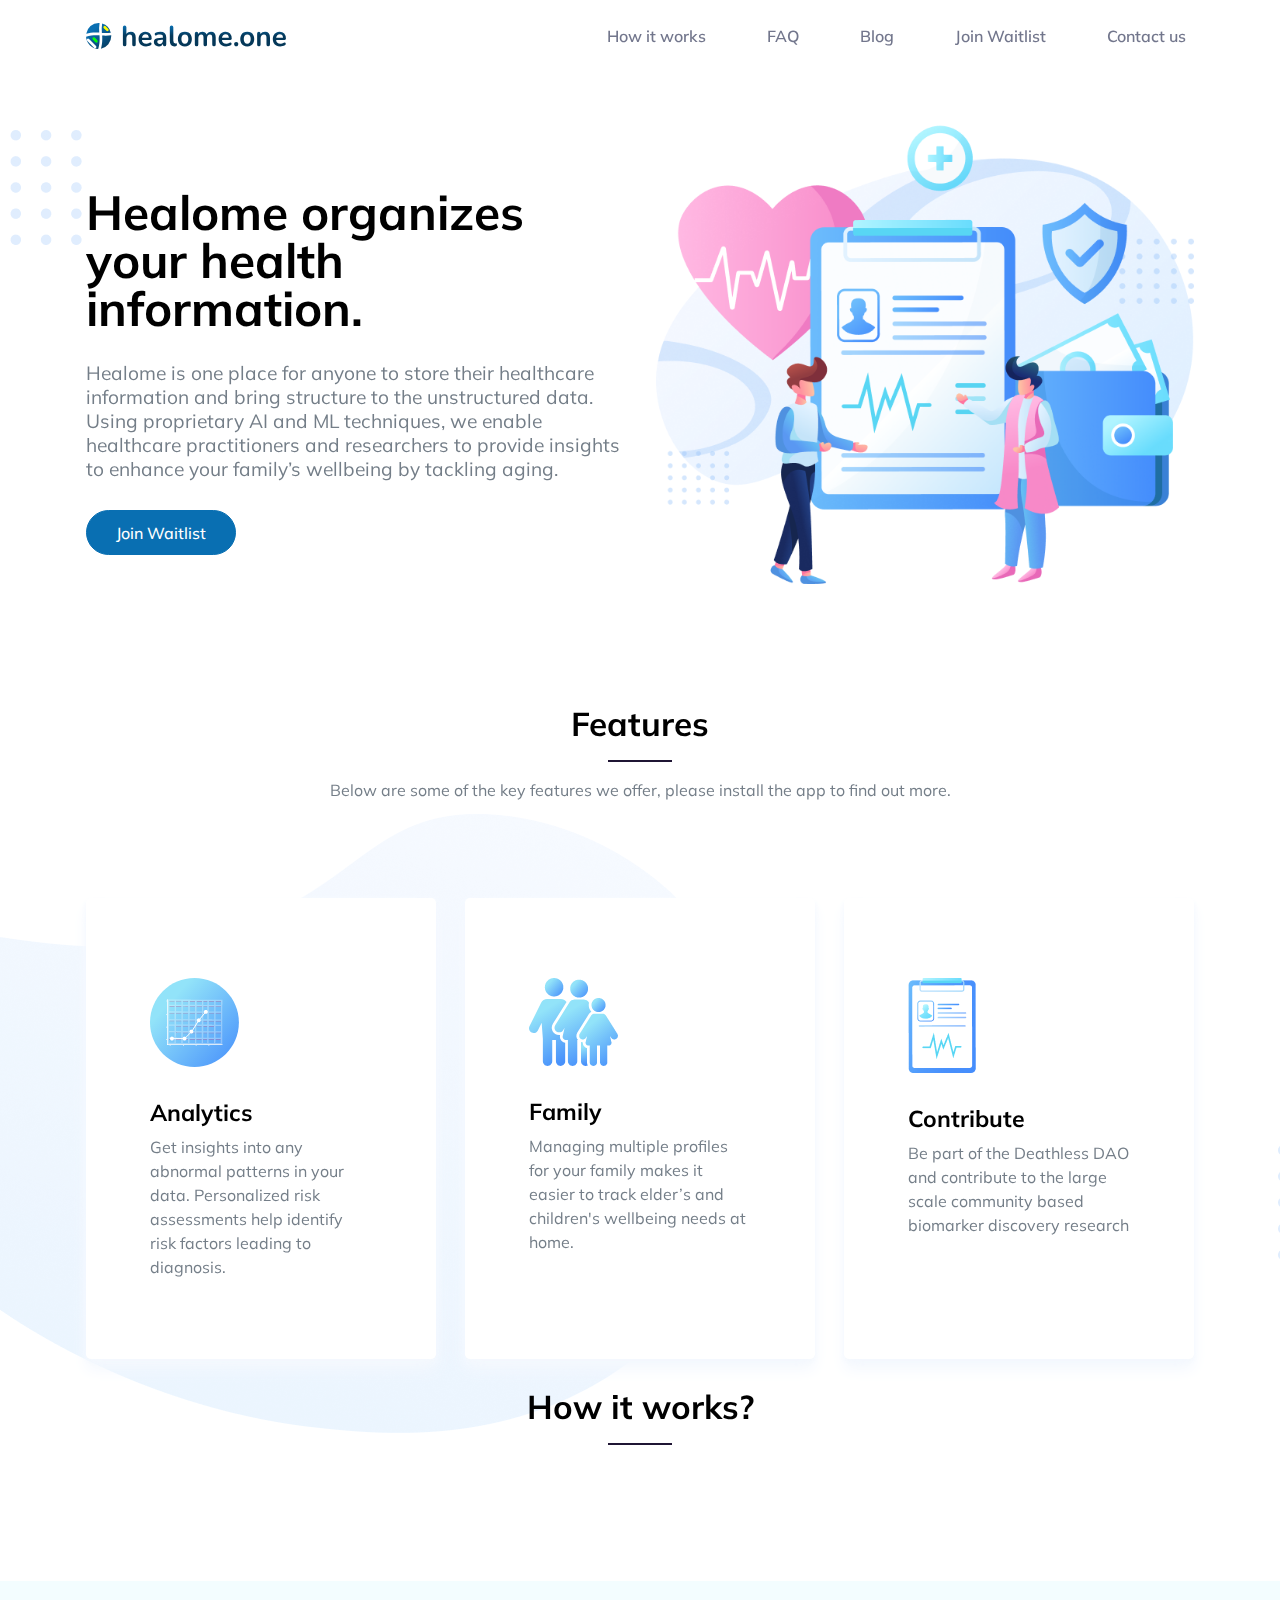
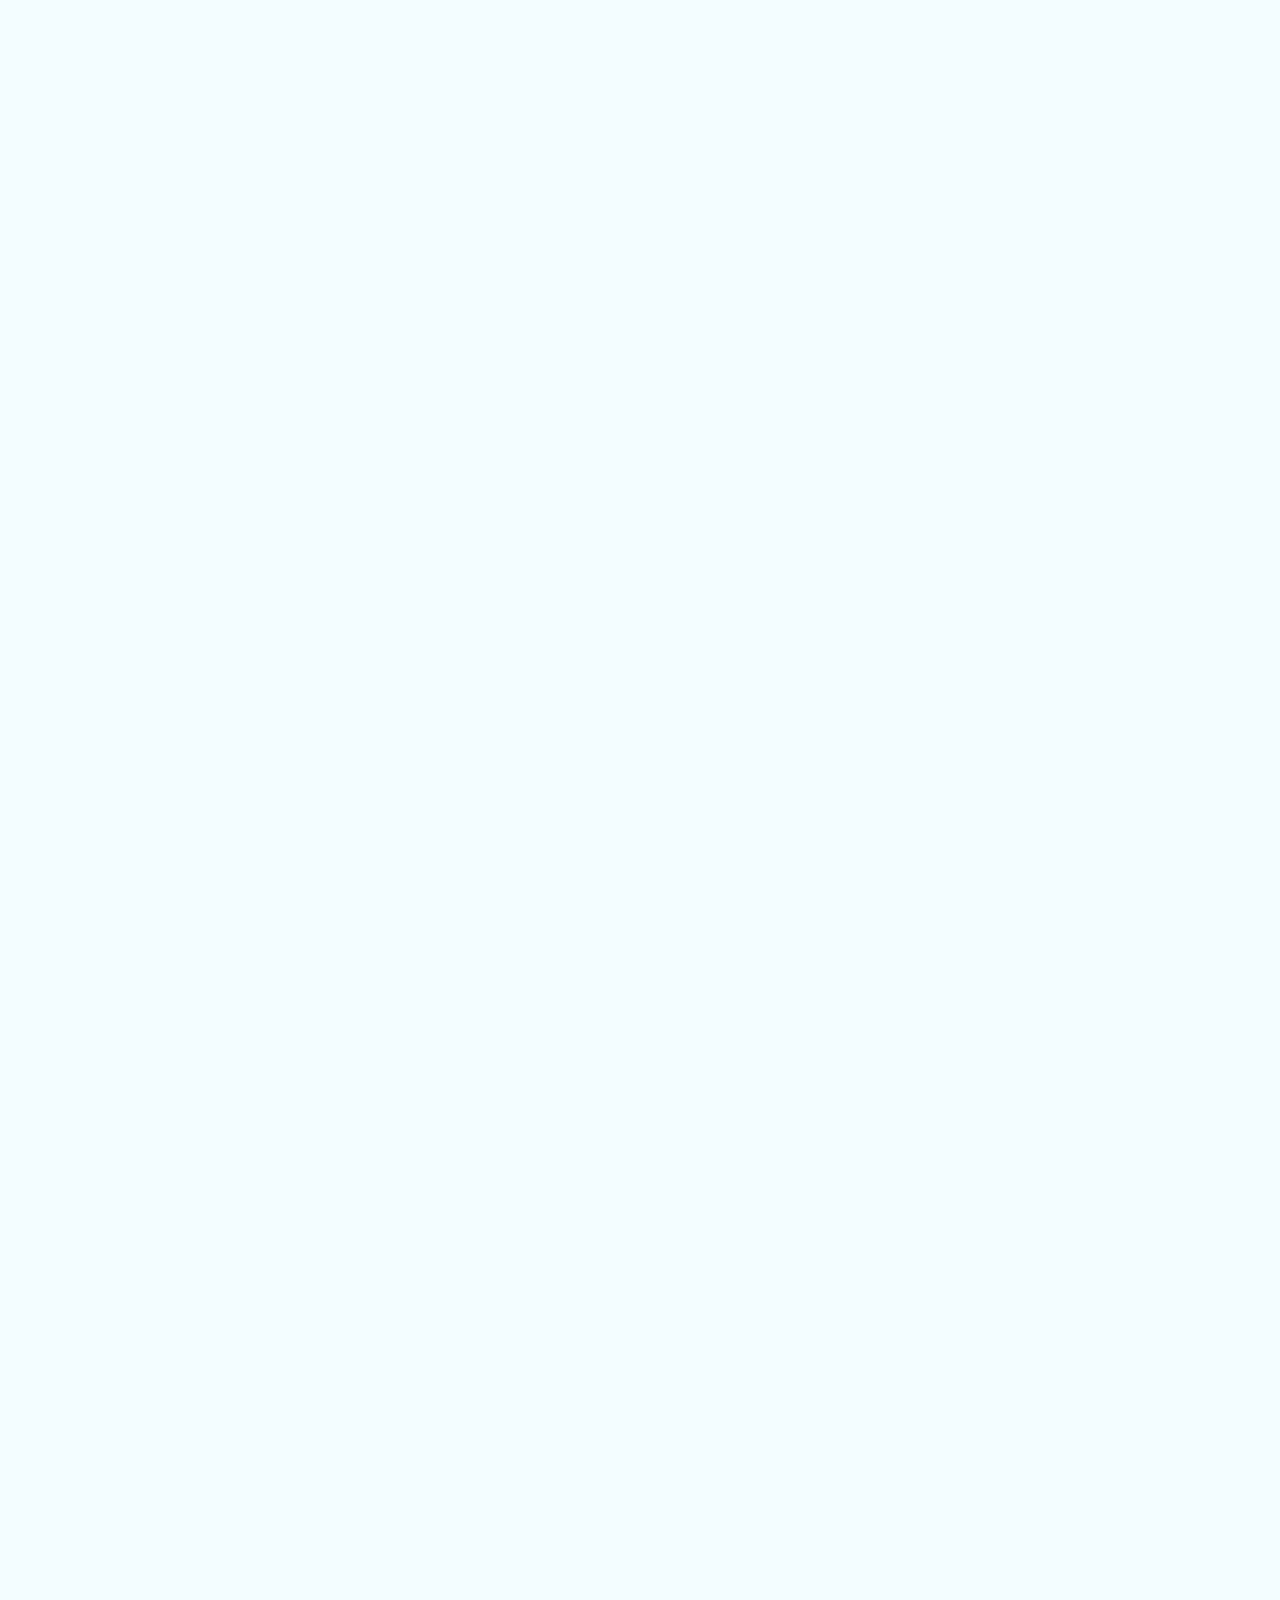
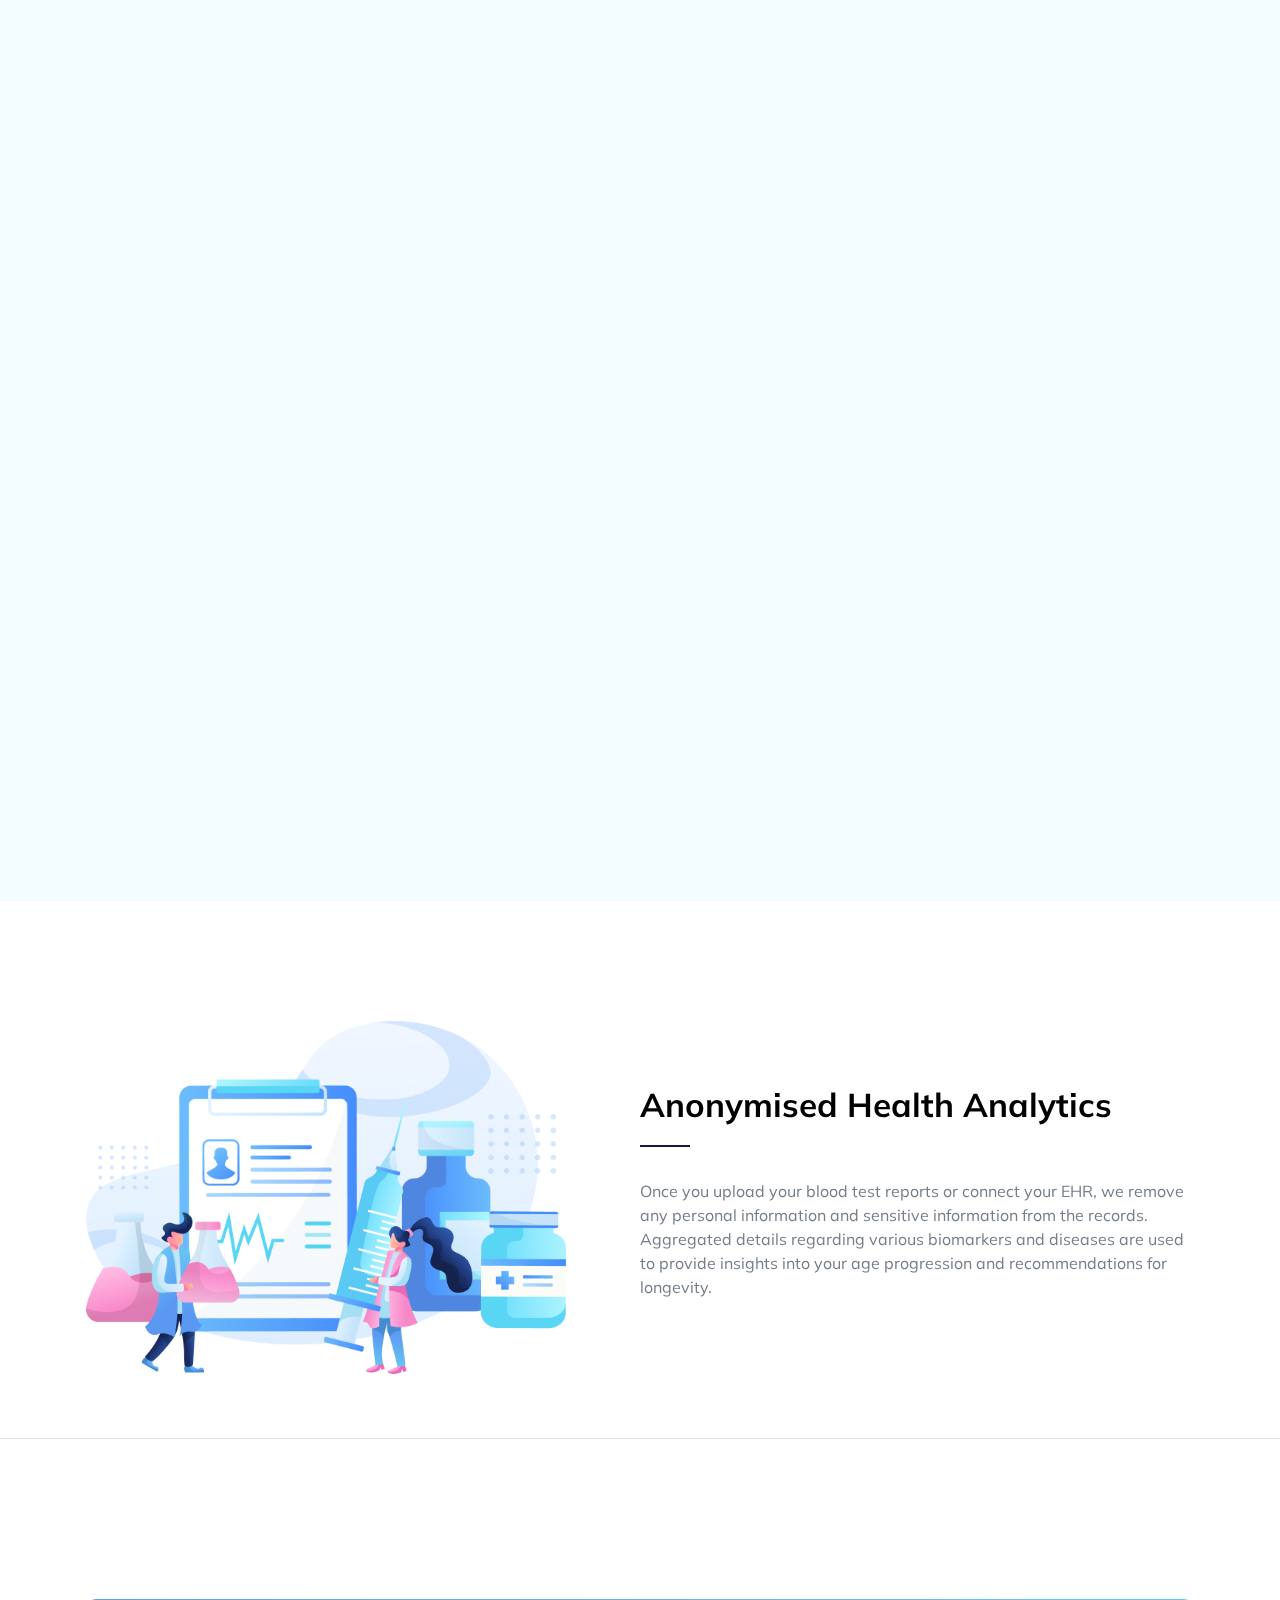
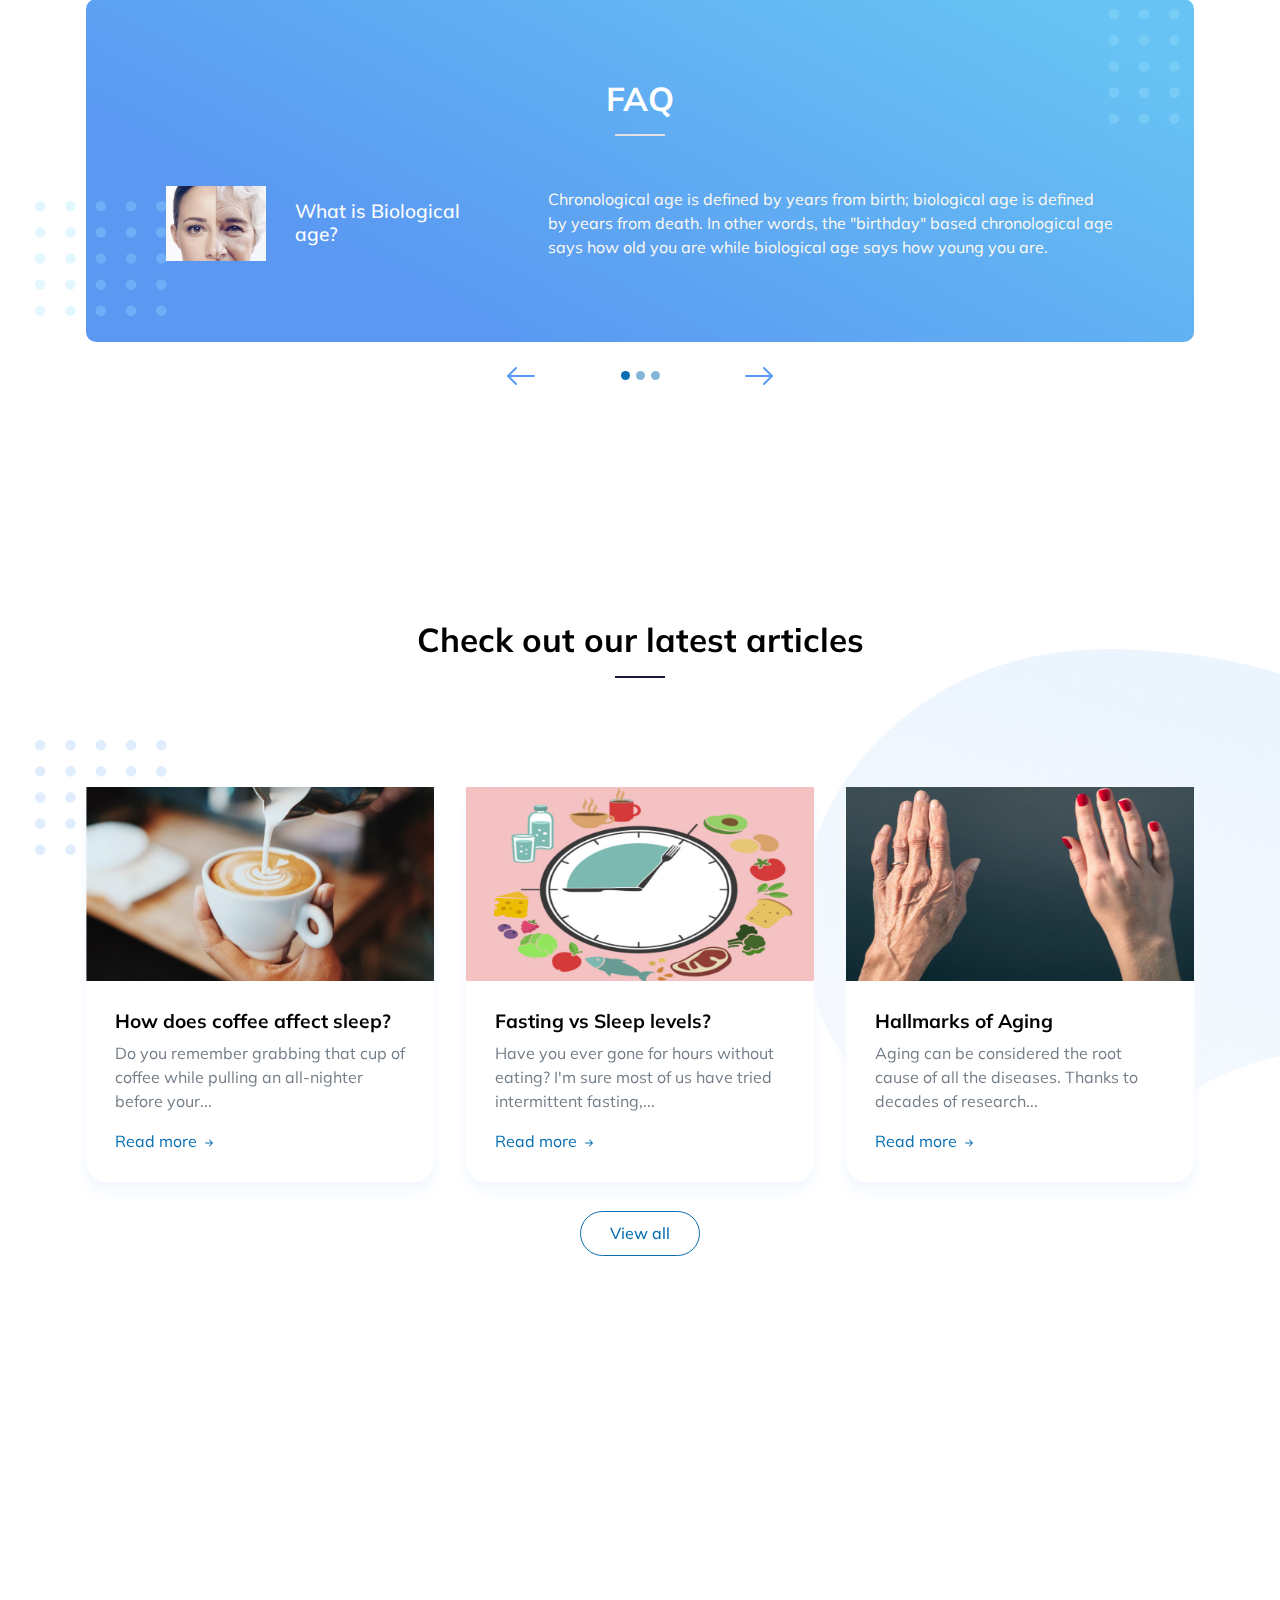
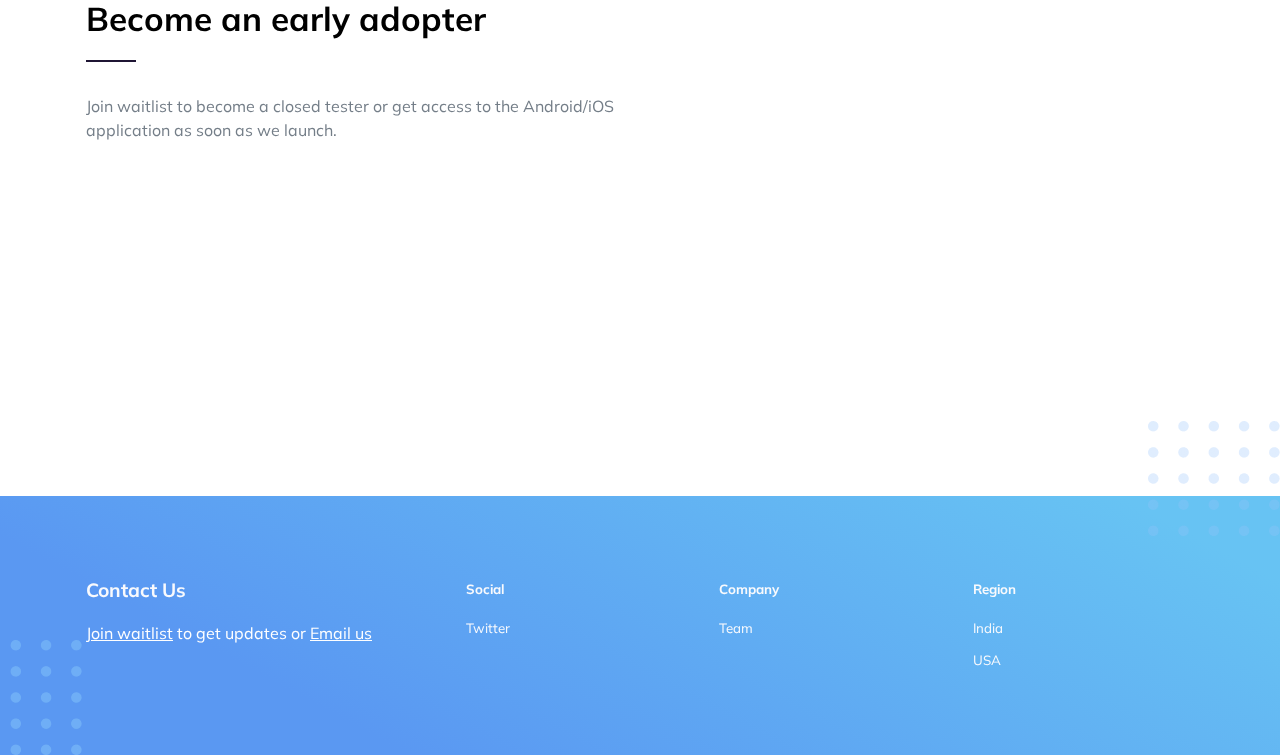
<file: index.html>
<!DOCTYPE html>
<html lang="en-US" dir="ltr">

  <head>
    <meta charset="utf-8">
    <meta http-equiv="X-UA-Compatible" content="IE=edge">
    <meta name="viewport" content="width=device-width, initial-scale=1">


    <!-- ===============================================-->
    <!--    Document Title-->
    <!-- ===============================================-->
    <title>Healome | Get insights into your health.</title>


    <!-- ===============================================-->
    <!--    Favicons-->
    <!-- ===============================================-->
    
    <link rel="apple-touch-icon" sizes="57x57" href="assets/img/favicons/apple-icon-57x57.png">
    <link rel="apple-touch-icon" sizes="60x60" href="assets/img/favicons/apple-icon-60x60.png">
    <link rel="apple-touch-icon" sizes="72x72" href="assets/img/favicons/apple-icon-72x72.png">
    <link rel="apple-touch-icon" sizes="76x76" href="assets/img/favicons/apple-icon-76x76.png">
    <link rel="apple-touch-icon" sizes="114x114" href="assets/img/favicons/apple-icon-114x114.png">
    <link rel="apple-touch-icon" sizes="120x120" href="assets/img/favicons/apple-icon-120x120.png">
    <link rel="apple-touch-icon" sizes="144x144" href="assets/img/favicons/apple-icon-144x144.png">
    <link rel="apple-touch-icon" sizes="152x152" href="assets/img/favicons/apple-icon-152x152.png">
    <link rel="apple-touch-icon" sizes="180x180" href="assets/img/favicons/apple-icon-180x180.png">
    <link rel="icon" type="image/png" sizes="192x192"  href="assets/img/favicons/android-icon-192x192.png">
    <link rel="icon" type="image/png" sizes="32x32" href="assets/img/favicons/favicon-32x32.png">
    <link rel="icon" type="image/png" sizes="96x96" href="assets/img/favicons/favicon-96x96.png">
    <link rel="icon" type="image/png" sizes="16x16" href="assets/img/favicons/favicon-16x16.png">
    <link rel="shortcut icon" type="image/x-icon" href="assets/img/favicons/favicon.ico">
    <link rel="manifest" href="assets/img/favicons/manifest.json">
    <meta name="msapplication-TileColor" content="#ffffff">
    <meta name="msapplication-TileImage" content="assets/img/favicons/ms-icon-144x144.png">
    <meta name="theme-color" content="#ffffff">



    <!-- For FAQs -->
<!-- <script>document.getElementsByTagName("html")[0].className += " js";</script>

  <link rel="stylesheet" href="assets/css/style.css"> -->

<!-- End FAQs -->


    <!-- ===============================================-->
    <!--    Stylesheets-->
    <!-- ===============================================-->


<!-- For FAQs -->
<!-- <script src="assets/js/util.js"></script> 
<script src="assets/js/main.js"></script>  -->

<!-- End FAQs -->


<!-- FOR APP DEMO  -->


    <meta name="description" content="">
    <meta name="viewport" content="width=device-width, initial-scale=1">

    <!--====== Favicon Icon ======-->
    <link rel="shortcut icon" href="assets_appland/images/favicon.png" type="image/png">
        
    <!--====== Animate CSS ======-->
    <link rel="stylesheet" href="assets_appland/css/animate.css">
        
    <!--====== lineicons CSS ======-->
    <link rel="stylesheet" href="assets_appland/css/lineicons.css">
        
    <!--====== Bootstrap CSS ======-->
    <link rel="stylesheet" href="assets_appland/css/bootstrap.min.css">
    
    <!--====== Default CSS ======-->
    <link rel="stylesheet" href="assets_appland/css/default.css">
    
    <!--====== Style CSS ======-->
    <link rel="stylesheet" href="assets_appland/css/style.css">

    <!-- starting of style for write-delete-rewrite -->
    <!-- https://codepen.io/hariharker/pen/QNbyjM -->


        <style type="text/css">#fragment2
    {
      margin-top:-20px;
    }
    #fragment1
    {
      width: 25em;
                white-space:nowrap;
                overflow:hidden;
                -webkit-animation: frag1type 10s steps(50, end) 0s infinite;
                animation: frag1type 10s steps(50, end) 0s infinite;
    }
    @keyframes frag1type{
                
                from { width: 0;}
                37%{width:25em;}
                49%{width:0;}
                100%{width:0;}
            }

            @-webkit-keyframes frag1type{
                from { width: 0;}
                37%{width:25em;}
                49%{width:0;}
                100%{width:0;}
            }
    #fragment2
    {
      opacity: 0;
                width: 25em;
                white-space:nowrap;
                overflow:hidden;
                -webkit-animation: frag2type 10s steps(50, end) 5s infinite;

                animation: frag2type 10s steps(50, end) 5s infinite;
    }
    @keyframes frag2type{
                
                from { width: 0; opacity:1; }
                37%{width:25em;opacity:1; }
                49%{width:0;opacity:1; }
                100%{width:0;opacity:1; }
            }

            @-webkit-keyframes frag2type{
                from { width: 0; opacity:1; }
                37%{width:25em;opacity:1; }
                49%{width:0;opacity:1; }
                100%{width:0;opacity:1; }
            }</style>
    <!-- ending of style for write-delete-rewrite -->

     <!-- Footer style messup correction -->
     <style>
     #page-container {
      position: relative;
      min-height: 100vh;
    }

    #content-wrap {
      padding-bottom: 2.5rem;    /* Footer height */
    }

    #footer {
      position: absolute;
      bottom: 0;
      width: 100%;
      height: 2.5rem;            /* Footer height */
    }

    </style>

    <!-- starting of style for FAQs-->

    <style>
    .accordion1 {
      background-color: #eee;
      color: #444;
      cursor: pointer;
      padding: 18px;
      width: 100%;
      border: none;
      text-align: left;
      outline: none;
      font-size: 15px;
      transition: 0.4s;
    }

    .active1, .accordion1:hover {
      background-color: #ccc;
    }

    .accordion1:after {
      content: '\002B';
      color: #777;
      font-weight: bold;
      float: right;
      margin-left: 5px;
    }

    .active1:after {
      content: "\2212";
    }

    .panel1 {
      padding: 0 18px;
      background-color: white;
      max-height: 0;
      overflow: hidden;
      transition: max-height 0.2s ease-out;
    }
</style>






    <!-- ===============================================-->
    <!--    Stylesheets-->
    <!-- ===============================================-->
    <link href="assets/css/theme.css" rel="stylesheet" />
    
    <!-- Global site tag (gtag.js) - Google Analytics -->
  <script async src="https://www.googletagmanager.com/gtag/js?id=G-XDN5FXVDGZ"></script>
      <script>
        window.dataLayer = window.dataLayer || [];
        function gtag(){dataLayer.push(arguments);}
        gtag('js', new Date());

        gtag('config', 'G-XDN5FXVDGZ');
    </script>

  </head>


  <body>

    <!-- ===============================================-->
    <!--    Main Content-->
    <!-- ===============================================-->
    <main class="main" id="top">
      <nav class="navbar navbar-expand-lg navbar-light fixed-top py-3" data-navbar-on-scroll="data-navbar-on-scroll">
        <div class="container"><a class="navbar-brand d-flex align-items-center fw-bold fs-2" href="#"><img style="max-width:200px" class="d-inline-block me-3" src="assets/img/icons/logo.svg" alt="" /></a>
          <button class="navbar-toggler collapsed" type="button" data-bs-toggle="collapse" data-bs-target="#navbarSupportedContent" aria-controls="navbarSupportedContent" aria-expanded="false" aria-label="Toggle navigation"><span class="navbar-toggler-icon"></span></button>
          <div class="collapse navbar-collapse border-top border-lg-0 mt-4 mt-lg-0" id="navbarSupportedContent">

            <ul class="navbar-nav ms-auto pt-2 pt-lg-0">
              <!--                       <li class="nav-item" style="user-select: text;"><a class="nav-link" href="#contact" style="user-select: text;">Features</a></li> -->
            
                      <li class="nav-item" style="user-select: text;"><a class="nav-link" href="#features_showcase" style="user-select: text;">How it works</a></li>

                       <li class="nav-item" style="user-select: text;"><a class="nav-link" href="#testimonial" style="user-select: text;">FAQ</a></li>

                      <li class="nav-item" style="user-select: text;"><a class="nav-link" href="#blogs" style="user-select: text;">Blog</a></li>

                      <li class="nav-item" style="user-select: text;"><a class="nav-link" href="#waitlist" style="user-select: text;">Join Waitlist</a></li>

                      <li class="nav-item" style="user-select: text;"><a class="nav-link" href="#contact" style="user-select: text;">Contact us</a></li>
            </ul>
          </div>
        </div>
      </nav>
      <section class="py-0">
        <div class="bg-holder" style="background-image:url(assets/img/illustrations/dot.png);background-position:left;background-size:auto;margin-top:-105px;">
        </div>
        <!--/.bg-holder-->

        <div class="container position-relative">
          <div class="row align-items-center">
            <div class="col-md-5 col-lg-6 order-md-1 pt-8"><img class="img-fluid" src="assets/img/illustrations/hero-header.png" alt="" /></div>
            <div class="col-md-7 col-lg-6 text-center text-md-start pt-5 pt-md-9">
              <h1 class="mb-4 display-3 fw-bold">Healome organizes your health information.<br class="d-block d-lg-none d-xl-block" /></h1>
              <p class="mt-3 mb-4 fs-1">Healome is one place for anyone to store their healthcare information and bring structure to the unstructured data. Using proprietary AI and ML techniques, we enable healthcare practitioners and researchers to provide insights to enhance your family’s wellbeing by tackling aging.</p><a class="btn btn-lg btn-primary rounded-pill hover-top" href="#waitlist" role="button">Join Waitlist</a>
            </div>
          </div>
        </div>
      </section>
      <section class="py-8">
        <div class="bg-holder" style="background-image:url(assets/img/illustrations/services-bg.png);background-position:center left;background-size:auto;">
        </div>
        <!--/.bg-holder-->

        <div class="bg-holder" style="background-image:url(assets/img/illustrations/dot-2.png);background-position:center right;background-size:auto;margin-left:-180px;margin-top:20px;">
        </div>
        <!--/.bg-holder-->

        <div class="container-lg">
          <div class="row justify-content-center">
            <div class="col-3 text-center">
              <h2 class="fw-bold">Features</h2>
              <hr class="w-25 mx-auto text-dark" style="height:2px;" />
            </div>
          </div>
          <div class="row justify-content-center">
            <div class="col-sm-9 col-xl-8 text-center">
              <p>Below are some of the key features we offer, please install the app to find out more.</p>
            </div>
          </div>

          <div class="row justify-content-center h-100 pt-7 g-4">
            <div class="col-sm-9 col-md-4">
              <div class="card h-100 w-100 shadow rounded-lg p-3 p-md-2 p-lg-3 p-xl-5">
                <div class="card-body text-center text-md-start">
                  <div class="py-3"><img class="img-fluid" src="assets/img/illustrations/analytics.png" height="90" alt="" /></div>
                  <div class="py-3">
                    <h4 class="fw-bold card-title">Analytics</h4>
                    <p class="card-text">Get insights into any abnormal patterns in your data. Personalized risk assessments help identify risk factors leading to diagnosis.</p>
                  </div>
                </div>
              </div>
            </div>
            <div class="col-sm-9 col-md-4">
              <div class="card h-100 w-100 shadow rounded-lg p-3 p-md-2 p-lg-3 p-xl-5">
                <div class="card-body text-center text-md-start">
                  <div class="py-3"><img class="img-fluid" src="assets/img/illustrations/family.png" height="90" alt="" /></div>
                  <div class="py-3">
                    <h4 class="fw-bold card-title">Family</h4>
                    <p class="card-text">Managing multiple profiles for your family makes it easier to track elder’s and children's wellbeing needs at home.</p>
                  </div>
                </div>
              </div>
            </div>
            <div class="col-sm-9 col-md-4">
              <div class="card h-100 w-100 shadow rounded-lg p-3 p-md-2 p-lg-3 p-xl-5">
                <div class="card-body text-center text-md-start">
                  <div class="py-3"><img class="img-fluid" src="assets/img/illustrations/details-info.png" height="90" alt="" /></div>
                  <div class="py-3">
                    <h4 class="fw-bold card-title">Contribute</h4>
                    <p class="card-text">Be part of the Deathless DAO and contribute to the large scale community based biomarker discovery research</p>
                  </div>
                </div>
              </div>
            </div>


<!-- HOW IT WORKS  -->

        <div class="container-lg" style="user-select: text;">
          <div class="row justify-content-center" style="user-select: text;">
            <div class="col-3 text-center" style="user-select: text;">
              <h2 class="fw-bold" style="user-select: text;">How it works?</h2>
              <hr class="w-25 mx-auto text-dark" style="height: 2px; user-select: text;">
            </div>
          </div>
        </div>
        </div>
      </section>


          <!-- APP DEMO -->

<section id=features_showcase class="about-area pt-70 pb-120">
        <div class="container">
            <div class="row align-items-center">
                <div class="col-lg-6">
                    <div class="about-image mt-50 wow fadeInLeftBig" data-wow-duration="1.3s" data-wow-delay="0.5s">
                        <div class="about-shape"></div>
                        <img class="app" src="assets_appland/images/home_biologicalage.png" alt="app">
                    </div> <!-- about image -->
                </div>
                <div class="col-lg-6">
                    <div class="about-content mt-50 wow fadeInRightBig" data-wow-duration="1.3s" data-wow-delay="0.5s">
                        <div class="section-title">
                            <h3 class="title">Learn True Age</h3>
                            <p class="text">Order a blood test for at home collection or upload the reports with one click to learn your Age</p>
                        </div> <!-- section title -->
                        <a href="https://nikhilyadala-blood-age-app-kc3pe8.streamlitapp.com/" rel="nofollow" class="main-btn">Try out the clock Now</a>
                    </div> <!-- about content -->
                </div>
            </div> <!-- row -->
        </div> <!-- container -->
    </section>


    <section id="about" class="about-area pt-70 pb-120">
        <div class="container", style = "top:-80px">
            <div class="row align-items-center">
               
                <div class="col-lg-6">
                    <div class="about-content mt-50 wow fadeInRightBig" data-wow-duration="1.3s" data-wow-delay="0.5s">
                        <div class="section-title">
                              <h3 class="title">Track Habits</h3>
                              <p class="text">Track all your health habits through wearablest at One place</p>
                        </div> <!-- section title -->
                        <a href="#waitlist" rel="nofollow" class="main-btn">Get Full Version</a>
                    </div> <!-- about content -->
                </div>

             <div class="col-lg-6">
                    <div class="about-image mt-50 wow fadeInLeftBig" data-wow-duration="1.3s" data-wow-delay="0.5s">
                        <div class="about-shape"></div>
                        <img class="app" src="assets_appland/images/track_habits.png" alt="app">
                    </div> <!-- about image -->
                </div>
            </div> <!-- row -->
        </div> <!-- container -->
    </section>
    
  <section id="about" class="about-area pt-70 pb-120">
          <div class="container", style = "top:-150px">
              <div class="row align-items-center">
                  <div class="col-lg-6">
                      <div class="about-image mt-50 wow fadeInLeftBig" data-wow-duration="1.3s" data-wow-delay="0.5s">
                          <div class="about-shape"></div>
                          <img class="app" src="assets_appland/images/intake1.png" alt="app">
                      </div> <!-- about image -->
                  </div>
                  <div class="col-lg-6">
                      <div class="about-content mt-50 wow fadeInRightBig" data-wow-duration="1.3s" data-wow-delay="0.5s">
                          <div class="section-title">
                           <h3 class="title">Discover Correlations</h3>
                            <p class="text">Track temporal impact of your habits like exercising, intermittent fasting, coffee, alcohol intake on the sleep, energy efficiencies and the organ specific age acceleration/deceleration</p>
                          </div> <!-- section title -->
                          <a href="#waitlist" rel="nofollow" class="main-btn">Get Full Version</a>
                      </div> <!-- about content -->
                  </div>
              </div> <!-- row -->
          </div> <!-- container -->
      </section>
        <!--/.bg-holder-->

      </section>






      </section>
      <section class="py-6 py-lg-8">
        <div class="bg-holder" style="background-position:right bottom;background-size:auto;margin-top:50px;">
        </div>

        <div class="container">
          <div class="row g-xl-0 align-items-center">
            <div class="col-md-6"><img class="img-fluid mb-5 mb-md-0" src="assets/img/illustrations/about-1.png" width="480" alt="" /></div>
            <div class="col-md-6 text-center text-md-start">
              <h2 class="fw-bold lh-base">Anonymised Health Analytics</h2>
              <hr class="text-dark mx-auto mx-md-0" style="height:2px;width:50px" />
              <p class="pt-3">Once you upload your blood test reports or connect your EHR, we remove any personal information and sensitive information from the records. Aggregated details regarding various biomarkers and diseases are used to provide insights into your age progression and recommendations for longevity.</p>
            <!--  
              <div class="py-3">
                <button class="btn btn-lg btn-outline-primary rounded-pill" type="submit">Learn more </button>
              </div>
            -->  

            </div>
          </div>
        </div>

        <br>
        <br><hr><br>





      <section class="py-8" id="testimonial">
        <div class="container">
          <div class="bg-holder z-index-1" style="background-image:url(assets/img/illustrations/dot.png);background-position:right top;background-size:auto;margin-left:-30px;margin-top:10px;filter:contrast(1.5);">
          </div>
      
          <div class="bg-holder z-index-1" style="background-image:url(assets/img/illustrations/dot-2.png);background-position:left bottom;background-size:auto;margin-left:-35px;margin-top:-65px;filter:contrast(1.5);">
          </div>
      
          <div class="carousel slide" id="carouselExampleDark" data-bs-ride="carousel">
            <div class="carousel-inner">
              <div class="carousel-item active" data-bs-interval="10000">
                <div class="row h-100">
                  <div class="col-12">
                    <div class="card text-white bg-primary-gradient">
                      <div class="card-body p-4 p-md-4 p-lg-7">
                        <h2 class="fw-bold text-white text-center">FAQ</h2>
                        <hr class="mx-auto" style="height:2px;width:50px" />
                        <div class="d-md-flex align-items-md-center mt-5 text-center text-md-start"><img class="img-fluid me-4 me-md-3 me-lg-4" src="assets/img/gallery/biological_age.webp" width="100" alt="" />
                          <div class="w-md-25 my-3">
                            <h5 class="mb-0 fw-medium text-white">What is Biological age?</h5>
                            <!-- <p class="fw-normal mb-0">Founder Circle</p> -->
                          </div>
                          <div class="w-md-75">
                            <p class="card-text ms-md-5" style ="color:floralwhite;">Chronological age is defined by years from birth; biological age is defined by years from death. In other words, the "birthday" based chronological age says how old you are while biological age says how young you are.</p>
                          </div>
                        </div>
                      </div>
                    </div>
                  </div>
                </div>
              </div>
              <div class="carousel-item" data-bs-interval="2000">
                <div class="row h-100">
                  <div class="col-12">
                    <div class="card text-white bg-primary-gradient">
                      <div class="card-body p-4 p-md-4 p-lg-7">
                        <h2 class="fw-bold text-white text-center">FAQ</h2>
                        <hr class="mx-auto" style="height:2px;width:50px" />
                        <div class="d-md-flex align-items-md-center mt-5 text-center text-md-start"><img class="img-fluid me-4 me-md-3 me-lg-4" src="assets/img/gallery/age_calculation.jpg" width="100" alt="" />
                          <div class="w-md-25 my-3">
                            <h5 class="mb-0 fw-medium text-white">How is Biological age calculated?</h5>
                            <!-- <p class="fw-normal mb-0">UI/UX Designer</p> -->
                          </div>
                          <div class="w-md-75">
                            <p class="card-text ms-md-5" style ="color:floralwhite;"> Our ML based clock is trained on large open and closed datasets to track and mesaure age progression from various biomarkers. These are then validated using kaplan meir curves and cox-hazard proportional survival models.</p>
                          </div>
                        </div>
                      </div>
                    </div>
                  </div>
                </div>
              </div>
              <div class="carousel-item">
                <div class="row h-100">
                  <div class="col-12">
                    <div class="card text-white bg-primary-gradient">
                      <div class="card-body p-4 p-md-4 p-lg-7">
                        <h2 class="fw-bold text-white text-center">FAQ</h2>
                        <hr class="mx-auto" style="height:2px;width:50px" />
                        <div class="d-md-flex align-items-md-center mt-5 text-center text-md-start"><img class="img-fluid me-4 me-md-3 me-lg-4" src="assets/img/gallery/research_enagement.jpg" width="100" alt="" />
                          <div class="w-md-25 my-3">
                            <h5 class="mb-0 fw-medium text-white" style = "color:gray;"> How do I engage in the research?</h5>
                            <!-- <p class="fw-normal mb-0">Web Designer</p> -->
                          </div>
                          <div class="w-md-75">
                            <p class="card-text ms-md-5" style ="color:floralwhite;">Download the app, get tested and start your age optimization journey. You can choose to share you anonymized data for reserach and earn $HEAL and $LIFE of Deathless DAO</p>
                          </div>
                        </div>
                      </div>
                    </div>
                  </div>
                </div>
              </div>
            </div>
            <div class="row mt-4 flex-center">
              <div class="col-4 col-sm-5 text-end position-relative z-index-2"><a class="carousel-control-prev carousel-icon z-index-2" href="#carouselExampleDark" role="button" data-bs-slide="prev"><span class="carousel-control-prev-icon" aria-hidden="true"></span><span class="visually-hidden">Previous</span></a></div>
              <div class="col-auto position-relative z-index-2">
                <ol class="carousel-indicators">
                  <li class="active" data-bs-target="#carouselExampleDark" data-bs-slide-to="0"></li>
                  <li data-bs-target="#carouselExampleDark" data-bs-slide-to="1"></li>
                  <li data-bs-target="#carouselExampleDark" data-bs-slide-to="2"></li>
                </ol>
              </div>
              <div class="col-4 col-sm-5 position-relative z-index-2"><a class="carousel-control-next carousel-icon z-index-2" href="#carouselExampleDark" role="button" data-bs-slide="next"><span class="carousel-control-next-icon" aria-hidden="true"></span><span class="visually-hidden">Next</span></a></div>
            </div>
          </div>
        </div>
      </section>

      
      <section id = "blogs">
        <div class="bg-holder" style="background-image:url(assets/img/illustrations/article-bg.png);background-position:right center;background-size:auto;">
        </div>
        
        <div class="container-lg">
          <div class="bg-holder" style="background-image:url(assets/img/illustrations/dot-2.png);background-position:left top;background-size:initial;margin-top:120px;margin-left:-35px;">
          </div>
        
          <div class="row flex-center">
            <div class="col-auto text-center">
              <h2 class="fw-bold">Check out our latest articles</h2>
              <hr class="mx-auto text-dark" style="height:2px;width:50px" />
            </div>
          </div>
          <div class="row h-100 justify-content-center pt-6">
            <div class="col-12 col-sm-9 col-md-4 mt-4">
              <div class="card h-100 rounded-3 shadow"><img src="assets/img/gallery/coffee_sleep_r.png" alt="" />
                <div class="card-body p-4 text-center text-md-start">
                  <h5 class="fw-bold">How does coffee affect sleep?</h5>
                  <p class="card-text">Do you remember grabbing that cup of coffee while pulling an all-nighter before your...</p><a class="stretched-link text-decoration-none" href="https://healome.notion.site/How-does-Coffee-affect-sleep-365bab505bb74a8d9d59675fa92b0f85" role="button">Read more
                    <svg class="bi bi-arrow-right-short" xmlns="http://www.w3.org/2000/svg" width="16" height="16" fill="currentColor" viewBox="0 0 16 16">
                      <path fill-rule="evenodd" d="M4 8a.5.5 0 0 1 .5-.5h5.793L8.146 5.354a.5.5 0 1 1 .708-.708l3 3a.5.5 0 0 1 0 .708l-3 3a.5.5 0 0 1-.708-.708L10.293 8.5H4.5A.5.5 0 0 1 4 8z"></path>
                    </svg></a>
                </div>
              </div>
            </div>
            <div class="col-12 col-sm-9 col-md-4 mt-4">
              <div class="card h-100 rounded-3 shadow"><img src="assets/img/gallery/fasting_energy_r.png" alt="" />
                <div class="card-body p-4 text-center text-md-start">
                  <h5 class="fw-bold">Fasting vs Sleep levels?</h5>
                  <p class="card-text">Have you ever gone for hours without eating? I'm sure most of us have tried intermittent fasting,...</p><a class="stretched-link text-decoration-none" href="https://www.notion.so/healome/How-Intermittent-Fasting-Affects-Sleep-a1e6f0b15918498a9fa8792cd7be3f83" role="button">Read more
                    <svg class="bi bi-arrow-right-short" xmlns="http://www.w3.org/2000/svg" width="16" height="16" fill="currentColor" viewBox="0 0 16 16">
                      <path fill-rule="evenodd" d="M4 8a.5.5 0 0 1 .5-.5h5.793L8.146 5.354a.5.5 0 1 1 .708-.708l3 3a.5.5 0 0 1 0 .708l-3 3a.5.5 0 0 1-.708-.708L10.293 8.5H4.5A.5.5 0 0 1 4 8z"></path>
                    </svg></a>
                </div>
              </div>
            </div>
            <div class="col-12 col-sm-9 col-md-4 mt-4">
              <div class="card h-100 rounded-3 shadow"><img src="assets/img/gallery/hallmarks_aging_r.png" alt="" />
                <div class="card-body p-4 text-center text-md-start">
                  <h5 class="fw-bold">Hallmarks of Aging</h5>
                  <p class="card-text">Aging can be considered the root cause of all the diseases. Thanks to decades of research...</p><a class="stretched-link text-decoration-none" href="#" role="button">Read more
                    <svg class="bi bi-arrow-right-short" xmlns="http://www.w3.org/2000/svg" width="16" height="16" fill="currentColor" viewBox="0 0 16 16">
                      <path fill-rule="evenodd" d="M4 8a.5.5 0 0 1 .5-.5h5.793L8.146 5.354a.5.5 0 1 1 .708-.708l3 3a.5.5 0 0 1 0 .708l-3 3a.5.5 0 0 1-.708-.708L10.293 8.5H4.5A.5.5 0 0 1 4 8z"></path>
                    </svg></a>
                </div>
              </div>
            </div>
            <div class="text-center pt-4 z-index-2">
              <button class="btn btn-lg btn-outline-primary rounded-pill z-index-2 hover-top" type="submit">View all</button>
            </div>
          </div>
        </div>
      </section>
   




        
        <div class="container" id="waitlist">
          <div class="row g-xl-0 align-items-center">
            <div class="col-md-6 text-center text-md-start">
              <h2 class="fw-bold lh-base">Become an early adopter</h2>
              <hr class="text-dark mx-auto mx-md-0" style="height:2px;width:50px" />
              <p class="pt-3">Join waitlist to become a closed tester or get access to the Android/iOS application as soon as we launch.</p>
            </div>
            <div class="col-md-6 ">
              <iframe src="https://docs.google.com/forms/d/e/1FAIpQLScvz3UHMw9_LpfNUfyhqOARtvBQ8UvGH0m8Sq4HOFKvwZo8uA/viewform?embedded=true" width="100%" height="600" frameborder="0" marginheight="0" marginwidth="0">Loading…</iframe> 
            </div>
          </div>
        </div>
        
        
        <!--/.bg-holder-->

      </section>




      <!--====== Jquery js ======-->
    <script src="assets_appland/js/vendor/jquery-1.12.4.min.js"></script>
    <script src="assets_appland/js/vendor/modernizr-3.7.1.min.js"></script>
    
    <!--====== Bootstrap js ======-->
    <script src="assets_appland/js/popper.min.js"></script>
    <script src="assets_appland/js/bootstrap.min.js"></script>
    
    
    <!--====== WOW js ======-->
    <script src="assets_appland/js/wow.min.js"></script>
    
    
    <!--====== Scrolling Nav js ======-->
    <script src="assets_appland/js/jquery.easing.min.js"></script>
    <script src="assets_appland/js/scrolling-nav.js"></script>
    
    <!--====== Main js ======-->
    <script src="assets_appland/js/main.js"></script>




<!--
      <section class="py-8" id="testimonial">
        <div class="container">
          <div class="bg-holder z-index-1" style="background-image:url(assets/img/illustrations/dot.png);background-position:right top;background-size:auto;margin-left:-30px;margin-top:10px;filter:contrast(1.5);">
          </div>
      
          <div class="bg-holder z-index-1" style="background-image:url(assets/img/illustrations/dot-2.png);background-position:left bottom;background-size:auto;margin-left:-35px;margin-top:-65px;filter:contrast(1.5);">
          </div>
      
          <div class="carousel slide" id="carouselExampleDark" data-bs-ride="carousel">
            <div class="carousel-inner">
              <div class="carousel-item active" data-bs-interval="10000">
                <div class="row h-100">
                  <div class="col-12">
                    <div class="card text-white bg-primary-gradient">
                      <div class="card-body p-4 p-md-4 p-lg-7">
                        <h2 class="fw-bold text-white text-center">What our customer are saying</h2>
                        <hr class="mx-auto" style="height:2px;width:50px" />
                        <div class="d-md-flex align-items-md-center mt-5 text-center text-md-start"><img class="img-fluid me-4 me-md-3 me-lg-4" src="assets/img/gallery/user-1.png" width="100" alt="" />
                          <div class="w-md-25 my-3">
                            <h5 class="mb-0 fw-medium text-white">Edward Newgate</h5>
                            <p class="fw-normal mb-0">Founder Circle</p>
                          </div>
                          <div class="w-md-75">
                            <p class="card-text ms-md-5">“Our dedicated patient engagement app and web portal allow you to access information instantaneously (no tedeous form, long calls, or administrative hassle) and securely”</p>
                          </div>
                        </div>
                      </div>
                    </div>
                  </div>
                </div>
              </div>
              <div class="carousel-item" data-bs-interval="2000">
                <div class="row h-100">
                  <div class="col-12">
                    <div class="card text-white bg-primary-gradient">
                      <div class="card-body p-4 p-md-4 p-lg-7">
                        <h2 class="fw-bold text-white text-center">Our dear customers said about us</h2>
                        <hr class="mx-auto" style="height:2px;width:50px" />
                        <div class="d-md-flex align-items-md-center mt-5 text-center text-md-start"><img class="img-fluid me-4 me-md-3 me-lg-4" src="assets/img/gallery/user-2.png" width="100" alt="" />
                          <div class="w-md-25 my-3">
                            <h5 class="mb-0 fw-medium text-white">Jhon Doe</h5>
                            <p class="fw-normal mb-0">UI/UX Designer</p>
                          </div>
                          <div class="w-md-75">
                            <p class="card-text ms-md-5">“Our dedicated patient engagement app and web portal allow you to access information instantaneously (no tedeous form, long calls, or administrative hassle) and securely”</p>
                          </div>
                        </div>
                      </div>
                    </div>
                  </div>
                </div>
              </div>
              <div class="carousel-item">
                <div class="row h-100">
                  <div class="col-12">
                    <div class="card text-white bg-primary-gradient">
                      <div class="card-body p-4 p-md-4 p-lg-7">
                        <h2 class="fw-bold text-white text-center">Our dear customers said about us</h2>
                        <hr class="mx-auto" style="height:2px;width:50px" />
                        <div class="d-md-flex align-items-md-center mt-5 text-center text-md-start"><img class="img-fluid me-4 me-md-3 me-lg-4" src="assets/img/gallery/user-3.png" width="100" alt="" />
                          <div class="w-md-25 my-3">
                            <h5 class="mb-0 fw-medium text-white">Jeny Doe</h5>
                            <p class="fw-normal mb-0">Web Designer</p>
                          </div>
                          <div class="w-md-75">
                            <p class="card-text ms-md-5">“Our dedicated patient engagement app and web portal allow you to access information instantaneously (no tedeous form, long calls, or administrative hassle) and securely”</p>
                          </div>
                        </div>
                      </div>
                    </div>
                  </div>
                </div>
              </div>
            </div>
            <div class="row mt-4 flex-center">
              <div class="col-4 col-sm-5 text-end position-relative z-index-2"><a class="carousel-control-prev carousel-icon z-index-2" href="#carouselExampleDark" role="button" data-bs-slide="prev"><span class="carousel-control-prev-icon" aria-hidden="true"></span><span class="visually-hidden">Previous</span></a></div>
              <div class="col-auto position-relative z-index-2">
                <ol class="carousel-indicators">
                  <li class="active" data-bs-target="#carouselExampleDark" data-bs-slide-to="0"></li>
                  <li data-bs-target="#carouselExampleDark" data-bs-slide-to="1"></li>
                  <li data-bs-target="#carouselExampleDark" data-bs-slide-to="2"></li>
                </ol>
              </div>
              <div class="col-4 col-sm-5 position-relative z-index-2"><a class="carousel-control-next carousel-icon z-index-2" href="#carouselExampleDark" role="button" data-bs-slide="next"><span class="carousel-control-next-icon" aria-hidden="true"></span><span class="visually-hidden">Next</span></a></div>
            </div>
          </div>
        </div>
      </section>
-->
     <!--  
      <section>
        <div class="bg-holder" style="background-image:url(assets/img/illustrations/article-bg.png);background-position:right center;background-size:auto;">
        </div>
        
        <div class="container-lg">
          <div class="bg-holder" style="background-image:url(assets/img/illustrations/dot-2.png);background-position:left top;background-size:initial;margin-top:120px;margin-left:-35px;">
          </div>
        
          <div class="row flex-center">
            <div class="col-auto text-center">
              <h2 class="fw-bold">Check out our latest article</h2>
              <hr class="mx-auto text-dark" style="height:2px;width:50px" />
            </div>
          </div>
          <div class="row h-100 justify-content-center pt-6">
            <div class="col-12 col-sm-9 col-md-4 mt-4">
              <div class="card h-100 rounded-3 shadow"><img src="assets/img/gallery/article-1.png" alt="" />
                <div class="card-body p-4 text-center text-md-start">
                  <h5 class="fw-bold">Disease detection</h5>
                  <p class="card-text">In this case, the role of the health laboratory is very important to do a disease detection...</p><a class="stretched-link text-decoration-none" href="#" role="button">Read more
                    <svg class="bi bi-arrow-right-short" xmlns="http://www.w3.org/2000/svg" width="16" height="16" fill="currentColor" viewBox="0 0 16 16">
                      <path fill-rule="evenodd" d="M4 8a.5.5 0 0 1 .5-.5h5.793L8.146 5.354a.5.5 0 1 1 .708-.708l3 3a.5.5 0 0 1 0 .708l-3 3a.5.5 0 0 1-.708-.708L10.293 8.5H4.5A.5.5 0 0 1 4 8z"></path>
                    </svg></a>
                </div>
              </div>
            </div>
            <div class="col-12 col-sm-9 col-md-4 mt-4">
              <div class="card h-100 rounded-3 shadow"><img src="assets/img/gallery/article-2.png" alt="" />
                <div class="card-body p-4 text-center text-md-start">
                  <h5 class="fw-bold">Herbal medicines </h5>
                  <p class="card-text">Herbal medicine is very widely used at this time because of its very good for your health...</p><a class="stretched-link text-decoration-none" href="#" role="button">Read more
                    <svg class="bi bi-arrow-right-short" xmlns="http://www.w3.org/2000/svg" width="16" height="16" fill="currentColor" viewBox="0 0 16 16">
                      <path fill-rule="evenodd" d="M4 8a.5.5 0 0 1 .5-.5h5.793L8.146 5.354a.5.5 0 1 1 .708-.708l3 3a.5.5 0 0 1 0 .708l-3 3a.5.5 0 0 1-.708-.708L10.293 8.5H4.5A.5.5 0 0 1 4 8z"></path>
                    </svg></a>
                </div>
              </div>
            </div>
            <div class="col-12 col-sm-9 col-md-4 mt-4">
              <div class="card h-100 rounded-3 shadow"><img src="assets/img/gallery/article-3.png" alt="" />
                <div class="card-body p-4 text-center text-md-start">
                  <h5 class="fw-bold">Natural care </h5>
                  <p class="card-text">A healthy lifestyle should start from now and also for your skin health.There are some...</p><a class="stretched-link text-decoration-none" href="#" role="button">Read more
                    <svg class="bi bi-arrow-right-short" xmlns="http://www.w3.org/2000/svg" width="16" height="16" fill="currentColor" viewBox="0 0 16 16">
                      <path fill-rule="evenodd" d="M4 8a.5.5 0 0 1 .5-.5h5.793L8.146 5.354a.5.5 0 1 1 .708-.708l3 3a.5.5 0 0 1 0 .708l-3 3a.5.5 0 0 1-.708-.708L10.293 8.5H4.5A.5.5 0 0 1 4 8z"></path>
                    </svg></a>
                </div>
              </div>
            </div>
            <div class="text-center pt-4 z-index-2">
              <button class="btn btn-lg btn-outline-primary rounded-pill z-index-2 hover-top" type="submit">View all</button>
            </div>
          </div>
        </div>
      </section>
    -->
      <section class="py-6 pt-7 bg-primary-gradient" id="contact">
        <div class="bg-holder" style="background-image:url(assets/img/illustrations/dot.png);background-position:left bottom;background-size:auto;filter:contrast(1.5);">
        </div>
        <!--/.bg-holder-->

        <div class="bg-holder" style="background-image:url(assets/img/illustrations/dot-2.png);background-position:right top;background-size:auto;margin-top:-75px;">
        </div>
        <!--/.bg-holder-->

        <div class="container">
          <div class="row">
            <div class="col-12 col-lg-4 order-0 order-sm-0 pe-6"><a class="text-decoration-none" href="#"><span class="fw-bold fs-1 text-light">Contact Us</span></a>
              <p class="mt-3 text-white"><a href="#waitlist"><span style="color: #fff; text-decoration: underline;">Join waitlist</span></a> to get updates or
                <a href="mailto: contact@healome.one"> 
                      <span style="color: #fff; text-decoration: underline;">Email us</span>
                    </a>
              </p>
            </div>
            <div class="col-4 col-md-4 col-lg mb-3 order-2 order-sm-1">
              <h6 class="lh-lg fw-bold text-light">Social</h6>
              <ul class="list-unstyled mb-md-4 mb-lg-0">
<!--                 <li class="lh-lg"><a class="text-light fs--1 text-decoration-none" href="#!">LinkedIn</a></li>
                
                <li class="lh-lg"><a class="text-light fs--1 text-decoration-none" href="#!">Facebook</a></li>
                <li class="lh-lg"><a class="text-light fs--1 text-decoration-none" href="#!">Instagram</a></li>  -->
               
                <li class="lh-lg"><a class="text-light fs--1 text-decoration-none" href="https://twitter.com/Healome1">Twitter</a></li>
              </ul>
            </div>
            <div class="col-4 col-md-4 col-lg mb-3 order-3 order-sm-2">
              <h6 class="lh-lg fw-bold text-light"> Company </h6>
              <ul class="list-unstyled mb-md-4 mb-lg-0">
<!--                 <li class="lh-lg"><a class="text-light fs--1 text-decoration-none" href="#!">About Us</a></li> -->
                <li class="lh-lg"><a class="text-light fs--1 text-decoration-none" href="https://www.linkedin.com/in/nikhilyadala/">Team</a></li>
<!--                 <li class="lh-lg"><a class="text-light fs--1 text-decoration-none" href="#!">Careers</a></li> -->
              </ul>
            </div>
            <div class="col-4 col-md-4 col-lg mb-3 order-1 order-sm-3">
              <h6 class="lh-lg fw-bold text-light"> Region </h6>
              <ul class="list-unstyled mb-md-4 mb-lg-0">
                <li class="lh-lg"><a class="text-light fs--1 text-decoration-none">India</a></li>
                <li class="lh-lg"><a class="text-light fs--1 text-decoration-none">USA</a></li>

              </ul>
            </div>
          </div>
        </div>
      </section>
   
    </main>
    <!-- ===============================================-->
    <!--    End of Main Content-->
    <!-- ===============================================-->




    <!-- ===============================================-->
    <!--    JavaScripts-->
    <!-- ===============================================-->
    <script src="vendors/@popperjs/popper.min.js"></script>
    <script src="vendors/bootstrap/bootstrap.min.js"></script>
    <script src="vendors/is/is.min.js"></script>
    <script src="https://polyfill.io/v3/polyfill.min.js?features=window.scroll"></script>
    <script src="assets/js/theme.js"></script>

    <link href="https://fonts.googleapis.com/css2?family=Mulish:ital,wght@0,300;0,400;0,500;0,600;0,700;0,800;0,900;1,300;1,400;1,500&amp;display=swap" rel="stylesheet">
  </body>

</html>
</file>
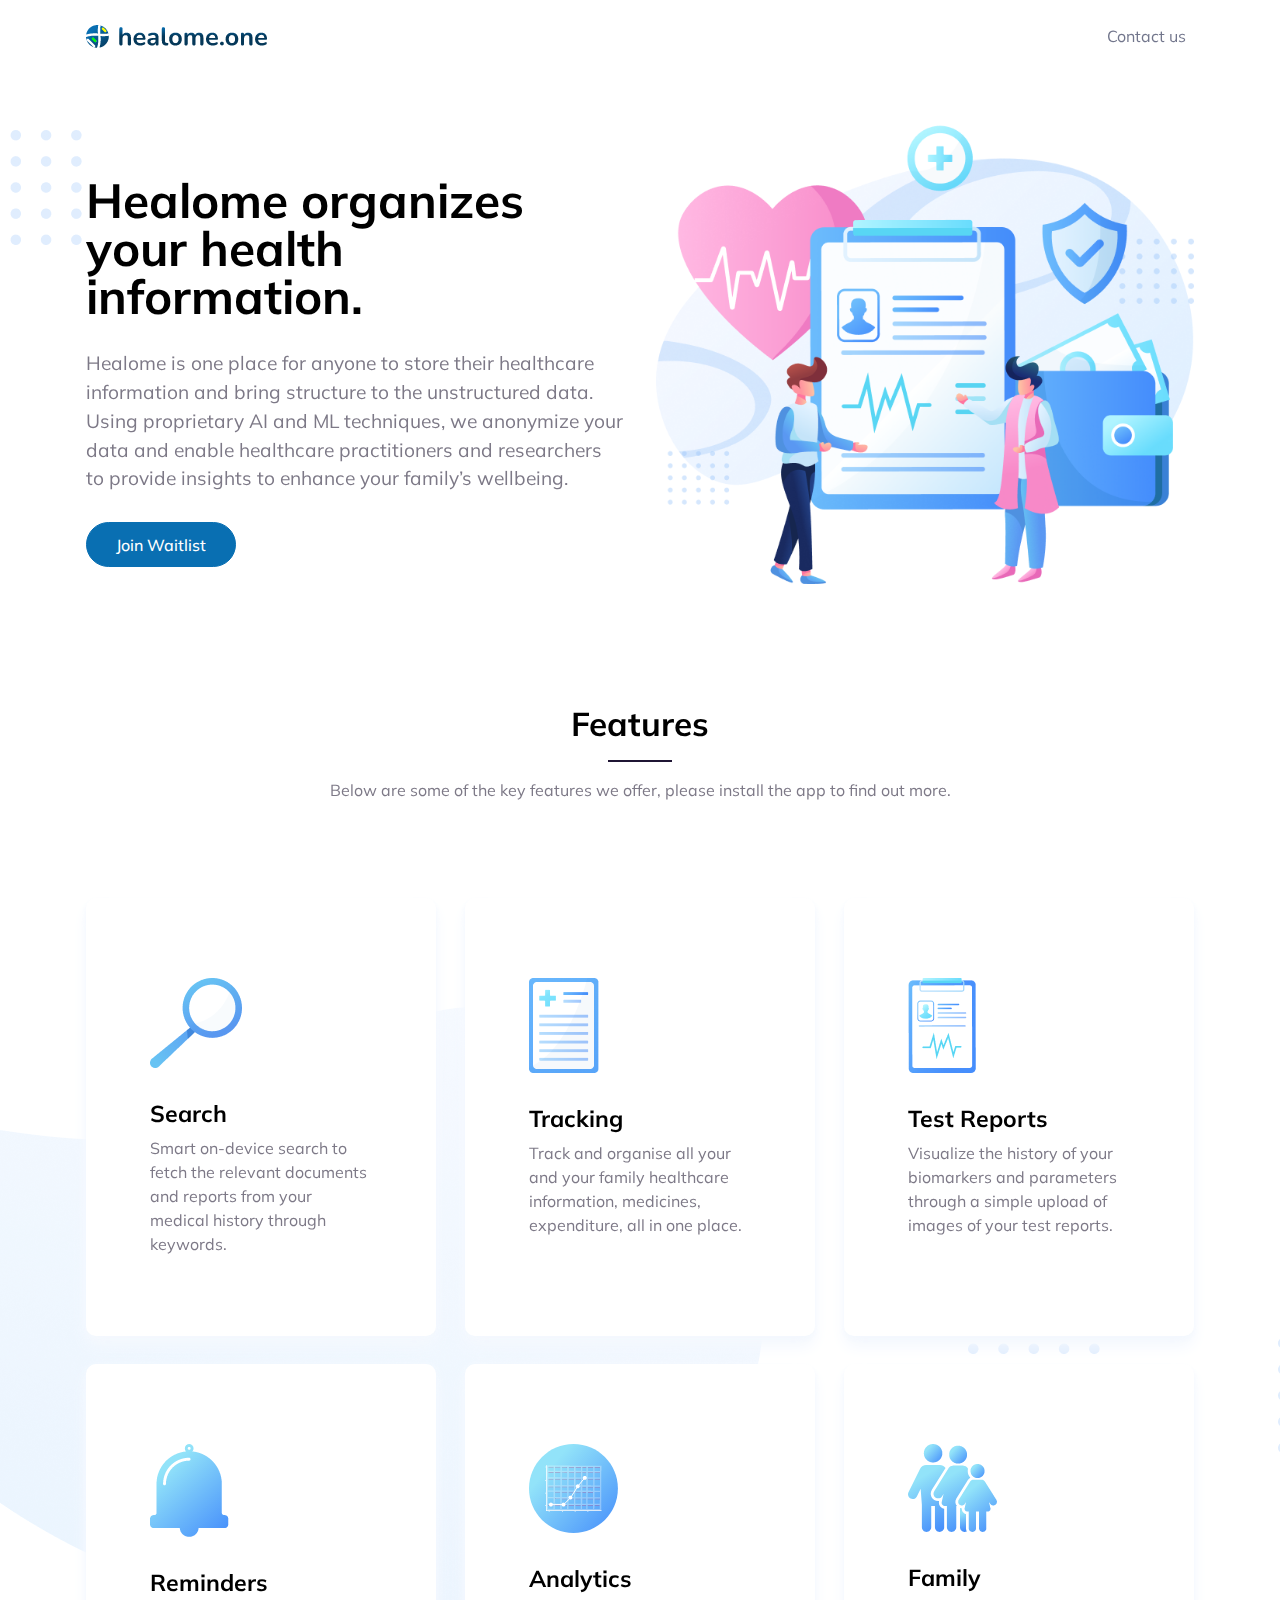
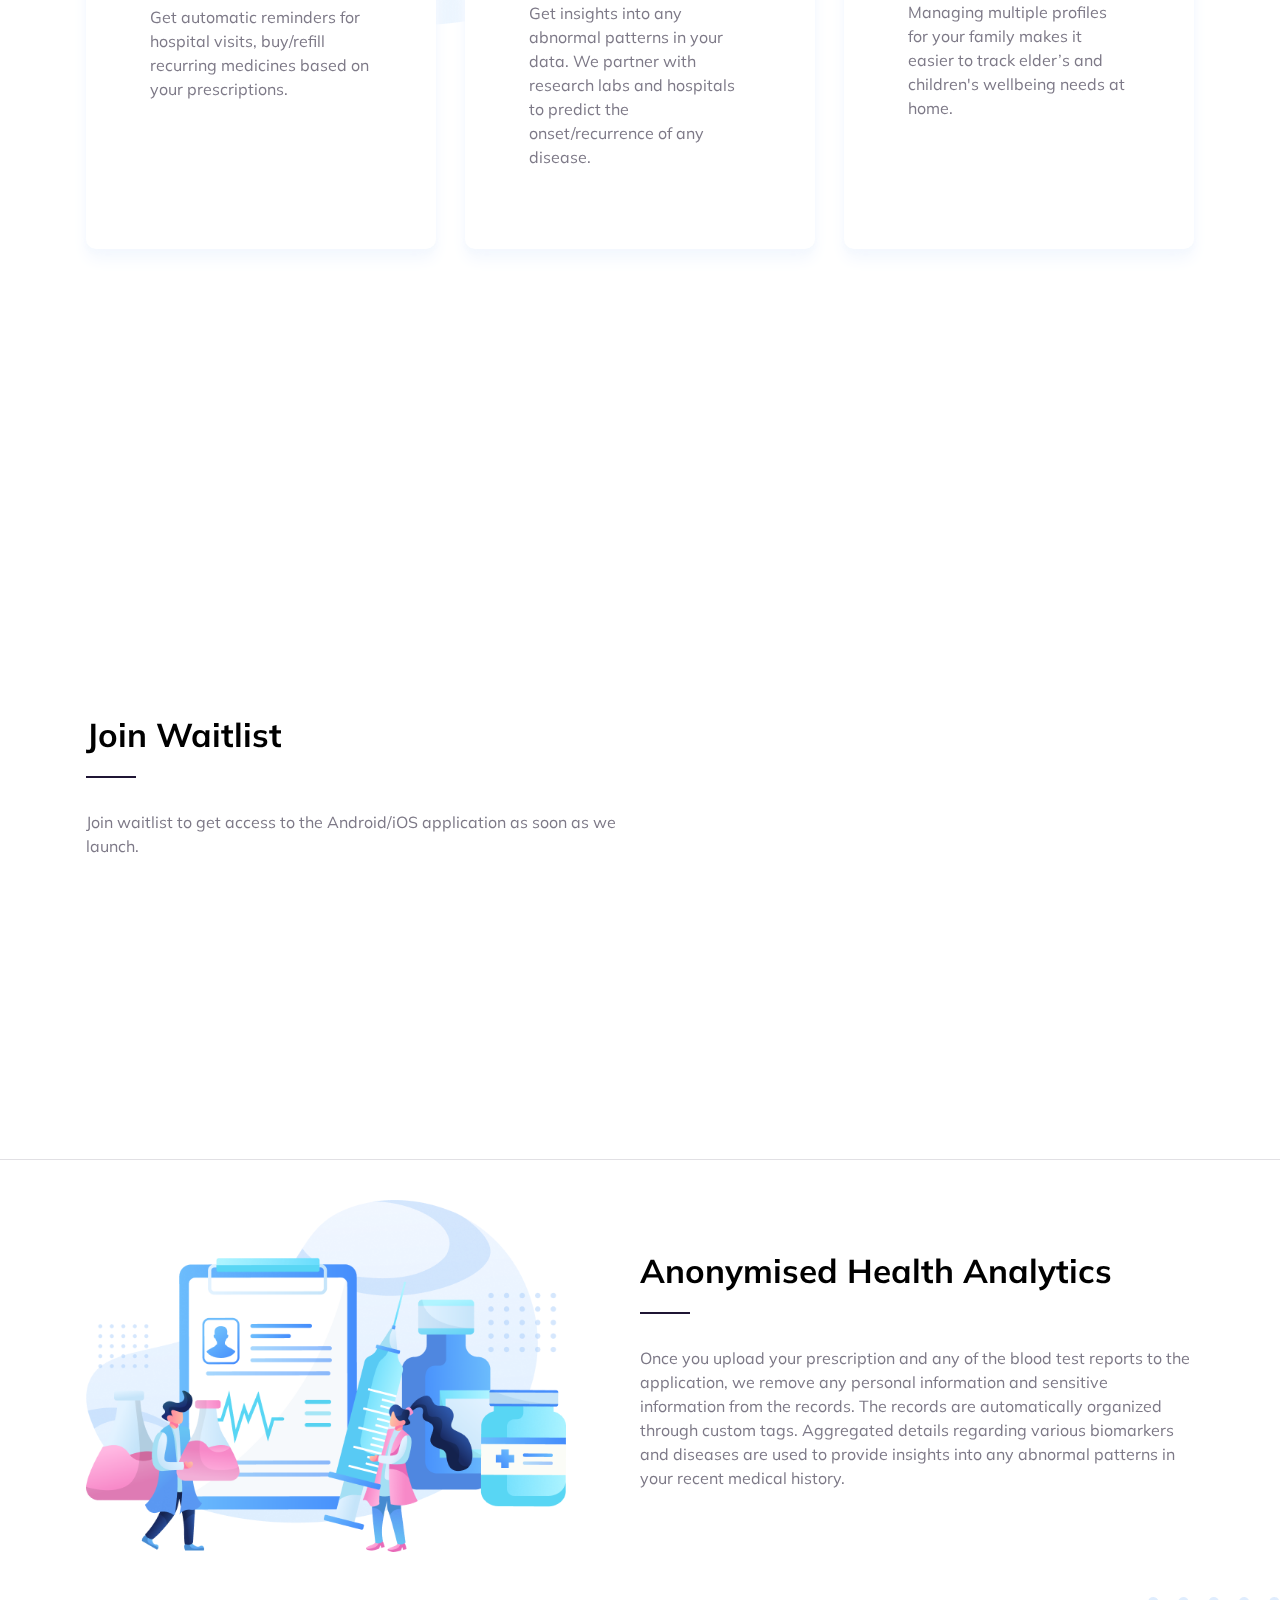
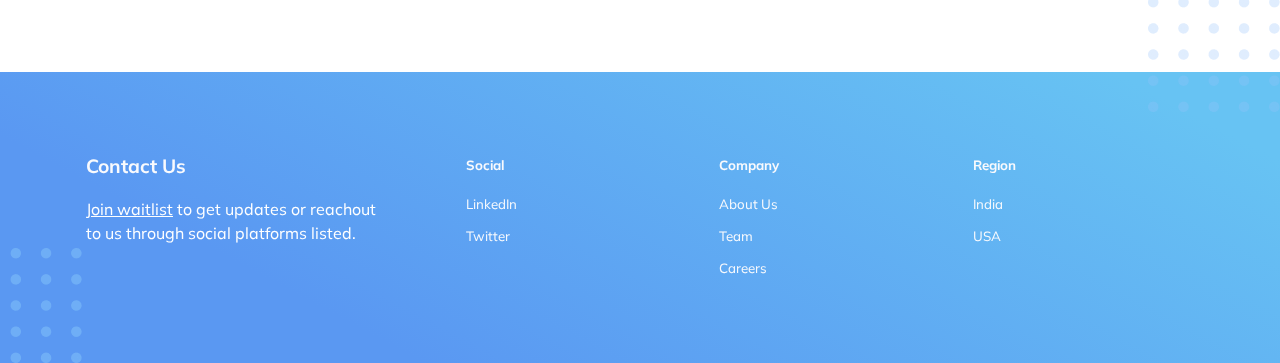
<file: index_backup.html>
<!DOCTYPE html>
<html lang="en-US" dir="ltr">

  <head>
    <meta charset="utf-8">
    <meta http-equiv="X-UA-Compatible" content="IE=edge">
    <meta name="viewport" content="width=device-width, initial-scale=1">


    <!-- ===============================================-->
    <!--    Document Title-->
    <!-- ===============================================-->
    <title>Healome | Get insights into your health.</title>


    <!-- ===============================================-->
    <!--    Favicons-->
    <!-- ===============================================-->
    
    <link rel="apple-touch-icon" sizes="57x57" href="assets/img/favicons/apple-icon-57x57.png">
    <link rel="apple-touch-icon" sizes="60x60" href="assets/img/favicons/apple-icon-60x60.png">
    <link rel="apple-touch-icon" sizes="72x72" href="assets/img/favicons/apple-icon-72x72.png">
    <link rel="apple-touch-icon" sizes="76x76" href="assets/img/favicons/apple-icon-76x76.png">
    <link rel="apple-touch-icon" sizes="114x114" href="assets/img/favicons/apple-icon-114x114.png">
    <link rel="apple-touch-icon" sizes="120x120" href="assets/img/favicons/apple-icon-120x120.png">
    <link rel="apple-touch-icon" sizes="144x144" href="assets/img/favicons/apple-icon-144x144.png">
    <link rel="apple-touch-icon" sizes="152x152" href="assets/img/favicons/apple-icon-152x152.png">
    <link rel="apple-touch-icon" sizes="180x180" href="assets/img/favicons/apple-icon-180x180.png">
    <link rel="icon" type="image/png" sizes="192x192"  href="assets/img/favicons/android-icon-192x192.png">
    <link rel="icon" type="image/png" sizes="32x32" href="assets/img/favicons/favicon-32x32.png">
    <link rel="icon" type="image/png" sizes="96x96" href="assets/img/favicons/favicon-96x96.png">
    <link rel="icon" type="image/png" sizes="16x16" href="assets/img/favicons/favicon-16x16.png">
    <link rel="shortcut icon" type="image/x-icon" href="assets/img/favicons/favicon.ico">
    <link rel="manifest" href="assets/img/favicons/manifest.json">
    <meta name="msapplication-TileColor" content="#ffffff">
    <meta name="msapplication-TileImage" content="assets/img/favicons/ms-icon-144x144.png">
    <meta name="theme-color" content="#ffffff">


    <!-- ===============================================-->
    <!--    Stylesheets-->
    <!-- ===============================================-->
    <link href="assets/css/theme.css" rel="stylesheet" />

  </head>


  <body>

    <!-- ===============================================-->
    <!--    Main Content-->
    <!-- ===============================================-->
    <main class="main" id="top">
      <nav class="navbar navbar-expand-lg navbar-light fixed-top py-3" data-navbar-on-scroll="data-navbar-on-scroll">
        <div class="container"><a class="navbar-brand d-flex align-items-center fw-bold fs-2" href="#"><img class="d-inline-block me-3" src="assets/img/icons/logo.png" alt="" /></a>
          <button class="navbar-toggler collapsed" type="button" data-bs-toggle="collapse" data-bs-target="#navbarSupportedContent" aria-controls="navbarSupportedContent" aria-expanded="false" aria-label="Toggle navigation"><span class="navbar-toggler-icon"></span></button>
          <div class="collapse navbar-collapse border-top border-lg-0 mt-4 mt-lg-0" id="navbarSupportedContent">
            <ul class="navbar-nav ms-auto pt-2 pt-lg-0">
              <li class="nav-item"><a class="nav-link" href="#contact">Contact us</a></li>
            </ul>
          </div>
        </div>
      </nav>
      <section class="py-0">
        <div class="bg-holder" style="background-image:url(assets/img/illustrations/dot.png);background-position:left;background-size:auto;margin-top:-105px;">
        </div>
        <!--/.bg-holder-->

        <div class="container position-relative">
          <div class="row align-items-center">
            <div class="col-md-5 col-lg-6 order-md-1 pt-8"><img class="img-fluid" src="assets/img/illustrations/hero-header.png" alt="" /></div>
            <div class="col-md-7 col-lg-6 text-center text-md-start pt-5 pt-md-9">
              <h1 class="mb-4 display-3 fw-bold">Healome organizes your health information.<br class="d-block d-lg-none d-xl-block" /></h1>
              <p class="mt-3 mb-4 fs-1">Healome is one place for anyone to store their healthcare information and bring structure to the unstructured data. Using proprietary AI and ML techniques, we anonymize your data and enable healthcare practitioners and researchers to provide insights to enhance your family’s wellbeing.</p><a class="btn btn-lg btn-primary rounded-pill hover-top" href="#waitlist" role="button">Join Waitlist</a>
            </div>
          </div>
        </div>
      </section>
      <section class="py-8">
        <div class="bg-holder" style="background-image:url(assets/img/illustrations/services-bg.png);background-position:center left;background-size:auto;">
        </div>
        <!--/.bg-holder-->

        <div class="bg-holder" style="background-image:url(assets/img/illustrations/dot-2.png);background-position:center right;background-size:auto;margin-left:-180px;margin-top:20px;">
        </div>
        <!--/.bg-holder-->

        <div class="container-lg">
          <div class="row justify-content-center">
            <div class="col-3 text-center">
              <h2 class="fw-bold">Features</h2>
              <hr class="w-25 mx-auto text-dark" style="height:2px;" />
            </div>
          </div>
          <div class="row justify-content-center">
            <div class="col-sm-9 col-xl-8 text-center">
              <p>Below are some of the key features we offer, please install the app to find out more.</p>
            </div>
          </div>
          <div class="row justify-content-center h-100 pt-7 g-4">
            <div class="col-sm-9 col-md-4">
              <div class="card h-100 w-100 shadow rounded-lg p-3 p-md-2 p-lg-3 p-xl-5">
                <div class="card-body text-center text-md-start">
                  <div class="py-3"><img class="img-fluid" src="assets/img/illustrations/search.png" height="90" alt="" /></div>
                  <div class="py-3">
                    <h4 class="fw-bold card-title">Search</h4>
                    <p class="card-text">Smart on-device search to fetch the relevant documents and reports from your medical history through keywords.</p>
                  </div>
                </div>
              </div>
            </div>
            <div class="col-sm-9 col-md-4">
              <div class="card h-100 w-100 shadow rounded-lg p-3 p-md-2 p-lg-3 p-xl-5">
                <div class="card-body text-center text-md-start">
                  <div class="py-3"><img class="img-fluid" src="assets/img/illustrations/tracking.png" height="90" alt="" /></div>
                  <div class="py-3">
                    <h4 class="fw-bold card-title">Tracking</h4>
                    <p class="card-text">Track and organise all your and your family healthcare information, medicines, expenditure,  all in one place.</p>
                  </div>
                </div>
              </div>
            </div>
            <div class="col-sm-9 col-md-4">
              <div class="card h-100 w-100 shadow rounded-lg p-3 p-md-2 p-lg-3 p-xl-5">
                <div class="card-body text-center text-md-start">
                  <div class="py-3"><img class="img-fluid" src="assets/img/illustrations/details-info.png" height="90" alt="" /></div>
                  <div class="py-3">
                    <h4 class="fw-bold card-title">Test Reports</h4>
                    <p class="card-text">Visualize the history of your biomarkers and parameters through a simple upload of images of your test reports.</p>
                  </div>
                </div>
              </div>
            </div>
            <div class="col-sm-9 col-md-4">
              <div class="card h-100 w-100 shadow rounded-lg p-3 p-md-2 p-lg-3 p-xl-5">
                <div class="card-body text-center text-md-start">
                  <div class="py-3"><img class="img-fluid" src="assets/img/illustrations/alerts.png" height="90" alt="" /></div>
                  <div class="py-3">
                    <h4 class="fw-bold card-title">Reminders</h4>
                    <p class="card-text">Get automatic reminders for hospital visits, buy/refill recurring medicines based on your prescriptions.</p>
                  </div>
                </div>
              </div>
            </div>
            <div class="col-sm-9 col-md-4">
              <div class="card h-100 w-100 shadow rounded-lg p-3 p-md-2 p-lg-3 p-xl-5">
                <div class="card-body text-center text-md-start">
                  <div class="py-3"><img class="img-fluid" src="assets/img/illustrations/analytics.png" height="90" alt="" /></div>
                  <div class="py-3">
                    <h4 class="fw-bold card-title">Analytics</h4>
                    <p class="card-text">Get insights into any abnormal patterns in your data. We partner with research labs and hospitals to predict the onset/recurrence of any disease.</p>
                  </div>
                </div>
              </div>
            </div>
            <div class="col-sm-9 col-md-4">
              <div class="card h-100 w-100 shadow rounded-lg p-3 p-md-2 p-lg-3 p-xl-5">
                <div class="card-body text-center text-md-start">
                  <div class="py-3"><img class="img-fluid" src="assets/img/illustrations/family.png" height="90" alt="" /></div>
                  <div class="py-3">
                    <h4 class="fw-bold card-title">Family</h4>
                    <p class="card-text">Managing multiple profiles for your family makes it easier to track elder’s and children's wellbeing needs at home.</p>
                  </div>
                </div>
              </div>
            </div>
          <!-- 
            <div class="text-center py-4">
              <button class="btn btn-lg btn-outline-primary rounded-pill" type="submit">Learn more </button>
            </div>
          --> 
          </div>
        </div>
      </section>
      <section class="py-6 py-lg-8">
        <div class="bg-holder" style="background-position:right bottom;background-size:auto;margin-top:50px;">
        </div>

        
        <div class="container" id="waitlist">
          <div class="row g-xl-0 align-items-center">
            <div class="col-md-6 text-center text-md-start">
              <h2 class="fw-bold lh-base">Join Waitlist</h2>
              <hr class="text-dark mx-auto mx-md-0" style="height:2px;width:50px" />
              <p class="pt-3">Join waitlist to get access to the Android/iOS application as soon as we launch.</p>
            </div>
            <div class="col-md-6 ">
              <iframe src="https://docs.google.com/forms/d/e/1FAIpQLScvz3UHMw9_LpfNUfyhqOARtvBQ8UvGH0m8Sq4HOFKvwZo8uA/viewform?embedded=true" width="640" height="600" frameborder="0" marginheight="0" marginwidth="0">Loading…</iframe> 
            </div>
          </div>
        </div>
        <br>
        <br><hr><br>
        
        <!--/.bg-holder-->

        <div class="container">
          <div class="row g-xl-0 align-items-center">
            <div class="col-md-6"><img class="img-fluid mb-5 mb-md-0" src="assets/img/illustrations/about-1.png" width="480" alt="" /></div>
            <div class="col-md-6 text-center text-md-start">
              <h2 class="fw-bold lh-base">Anonymised Health Analytics</h2>
              <hr class="text-dark mx-auto mx-md-0" style="height:2px;width:50px" />
              <p class="pt-3">Once you upload your prescription and any of the blood test reports to the application, we remove any personal information and sensitive information from the records. The records are automatically organized through custom tags. Aggregated details regarding various biomarkers and diseases are used to provide insights into any abnormal patterns in your recent medical history.</p>
            <!--  
              <div class="py-3">
                <button class="btn btn-lg btn-outline-primary rounded-pill" type="submit">Learn more </button>
              </div>
            -->  

            </div>
          </div>
        </div>
      </section>
<!--
      <section class="py-8" id="testimonial">
        <div class="container">
          <div class="bg-holder z-index-1" style="background-image:url(assets/img/illustrations/dot.png);background-position:right top;background-size:auto;margin-left:-30px;margin-top:10px;filter:contrast(1.5);">
          </div>
      
          <div class="bg-holder z-index-1" style="background-image:url(assets/img/illustrations/dot-2.png);background-position:left bottom;background-size:auto;margin-left:-35px;margin-top:-65px;filter:contrast(1.5);">
          </div>
      
          <div class="carousel slide" id="carouselExampleDark" data-bs-ride="carousel">
            <div class="carousel-inner">
              <div class="carousel-item active" data-bs-interval="10000">
                <div class="row h-100">
                  <div class="col-12">
                    <div class="card text-white bg-primary-gradient">
                      <div class="card-body p-4 p-md-4 p-lg-7">
                        <h2 class="fw-bold text-white text-center">What our customer are saying</h2>
                        <hr class="mx-auto" style="height:2px;width:50px" />
                        <div class="d-md-flex align-items-md-center mt-5 text-center text-md-start"><img class="img-fluid me-4 me-md-3 me-lg-4" src="assets/img/gallery/user-1.png" width="100" alt="" />
                          <div class="w-md-25 my-3">
                            <h5 class="mb-0 fw-medium text-white">Edward Newgate</h5>
                            <p class="fw-normal mb-0">Founder Circle</p>
                          </div>
                          <div class="w-md-75">
                            <p class="card-text ms-md-5">“Our dedicated patient engagement app and web portal allow you to access information instantaneously (no tedeous form, long calls, or administrative hassle) and securely”</p>
                          </div>
                        </div>
                      </div>
                    </div>
                  </div>
                </div>
              </div>
              <div class="carousel-item" data-bs-interval="2000">
                <div class="row h-100">
                  <div class="col-12">
                    <div class="card text-white bg-primary-gradient">
                      <div class="card-body p-4 p-md-4 p-lg-7">
                        <h2 class="fw-bold text-white text-center">Our dear customers said about us</h2>
                        <hr class="mx-auto" style="height:2px;width:50px" />
                        <div class="d-md-flex align-items-md-center mt-5 text-center text-md-start"><img class="img-fluid me-4 me-md-3 me-lg-4" src="assets/img/gallery/user-2.png" width="100" alt="" />
                          <div class="w-md-25 my-3">
                            <h5 class="mb-0 fw-medium text-white">Jhon Doe</h5>
                            <p class="fw-normal mb-0">UI/UX Designer</p>
                          </div>
                          <div class="w-md-75">
                            <p class="card-text ms-md-5">“Our dedicated patient engagement app and web portal allow you to access information instantaneously (no tedeous form, long calls, or administrative hassle) and securely”</p>
                          </div>
                        </div>
                      </div>
                    </div>
                  </div>
                </div>
              </div>
              <div class="carousel-item">
                <div class="row h-100">
                  <div class="col-12">
                    <div class="card text-white bg-primary-gradient">
                      <div class="card-body p-4 p-md-4 p-lg-7">
                        <h2 class="fw-bold text-white text-center">Our dear customers said about us</h2>
                        <hr class="mx-auto" style="height:2px;width:50px" />
                        <div class="d-md-flex align-items-md-center mt-5 text-center text-md-start"><img class="img-fluid me-4 me-md-3 me-lg-4" src="assets/img/gallery/user-3.png" width="100" alt="" />
                          <div class="w-md-25 my-3">
                            <h5 class="mb-0 fw-medium text-white">Jeny Doe</h5>
                            <p class="fw-normal mb-0">Web Designer</p>
                          </div>
                          <div class="w-md-75">
                            <p class="card-text ms-md-5">“Our dedicated patient engagement app and web portal allow you to access information instantaneously (no tedeous form, long calls, or administrative hassle) and securely”</p>
                          </div>
                        </div>
                      </div>
                    </div>
                  </div>
                </div>
              </div>
            </div>
            <div class="row mt-4 flex-center">
              <div class="col-4 col-sm-5 text-end position-relative z-index-2"><a class="carousel-control-prev carousel-icon z-index-2" href="#carouselExampleDark" role="button" data-bs-slide="prev"><span class="carousel-control-prev-icon" aria-hidden="true"></span><span class="visually-hidden">Previous</span></a></div>
              <div class="col-auto position-relative z-index-2">
                <ol class="carousel-indicators">
                  <li class="active" data-bs-target="#carouselExampleDark" data-bs-slide-to="0"></li>
                  <li data-bs-target="#carouselExampleDark" data-bs-slide-to="1"></li>
                  <li data-bs-target="#carouselExampleDark" data-bs-slide-to="2"></li>
                </ol>
              </div>
              <div class="col-4 col-sm-5 position-relative z-index-2"><a class="carousel-control-next carousel-icon z-index-2" href="#carouselExampleDark" role="button" data-bs-slide="next"><span class="carousel-control-next-icon" aria-hidden="true"></span><span class="visually-hidden">Next</span></a></div>
            </div>
          </div>
        </div>
      </section>
-->
     <!--  
      <section>
        <div class="bg-holder" style="background-image:url(assets/img/illustrations/article-bg.png);background-position:right center;background-size:auto;">
        </div>
        

        <div class="container-lg">
          <div class="bg-holder" style="background-image:url(assets/img/illustrations/dot-2.png);background-position:left top;background-size:initial;margin-top:120px;margin-left:-35px;">
          </div>
        
          <div class="row flex-center">
            <div class="col-auto text-center">
              <h2 class="fw-bold">Check out our latest article</h2>
              <hr class="mx-auto text-dark" style="height:2px;width:50px" />
            </div>
          </div>
          <div class="row h-100 justify-content-center pt-6">
            <div class="col-12 col-sm-9 col-md-4 mt-4">
              <div class="card h-100 rounded-3 shadow"><img src="assets/img/gallery/article-1.png" alt="" />
                <div class="card-body p-4 text-center text-md-start">
                  <h5 class="fw-bold">Disease detection</h5>
                  <p class="card-text">In this case, the role of the health laboratory is very important to do a disease detection...</p><a class="stretched-link text-decoration-none" href="#" role="button">Read more
                    <svg class="bi bi-arrow-right-short" xmlns="http://www.w3.org/2000/svg" width="16" height="16" fill="currentColor" viewBox="0 0 16 16">
                      <path fill-rule="evenodd" d="M4 8a.5.5 0 0 1 .5-.5h5.793L8.146 5.354a.5.5 0 1 1 .708-.708l3 3a.5.5 0 0 1 0 .708l-3 3a.5.5 0 0 1-.708-.708L10.293 8.5H4.5A.5.5 0 0 1 4 8z"></path>
                    </svg></a>
                </div>
              </div>
            </div>
            <div class="col-12 col-sm-9 col-md-4 mt-4">
              <div class="card h-100 rounded-3 shadow"><img src="assets/img/gallery/article-2.png" alt="" />
                <div class="card-body p-4 text-center text-md-start">
                  <h5 class="fw-bold">Herbal medicines </h5>
                  <p class="card-text">Herbal medicine is very widely used at this time because of its very good for your health...</p><a class="stretched-link text-decoration-none" href="#" role="button">Read more
                    <svg class="bi bi-arrow-right-short" xmlns="http://www.w3.org/2000/svg" width="16" height="16" fill="currentColor" viewBox="0 0 16 16">
                      <path fill-rule="evenodd" d="M4 8a.5.5 0 0 1 .5-.5h5.793L8.146 5.354a.5.5 0 1 1 .708-.708l3 3a.5.5 0 0 1 0 .708l-3 3a.5.5 0 0 1-.708-.708L10.293 8.5H4.5A.5.5 0 0 1 4 8z"></path>
                    </svg></a>
                </div>
              </div>
            </div>
            <div class="col-12 col-sm-9 col-md-4 mt-4">
              <div class="card h-100 rounded-3 shadow"><img src="assets/img/gallery/article-3.png" alt="" />
                <div class="card-body p-4 text-center text-md-start">
                  <h5 class="fw-bold">Natural care </h5>
                  <p class="card-text">A healthy lifestyle should start from now and also for your skin health.There are some...</p><a class="stretched-link text-decoration-none" href="#" role="button">Read more
                    <svg class="bi bi-arrow-right-short" xmlns="http://www.w3.org/2000/svg" width="16" height="16" fill="currentColor" viewBox="0 0 16 16">
                      <path fill-rule="evenodd" d="M4 8a.5.5 0 0 1 .5-.5h5.793L8.146 5.354a.5.5 0 1 1 .708-.708l3 3a.5.5 0 0 1 0 .708l-3 3a.5.5 0 0 1-.708-.708L10.293 8.5H4.5A.5.5 0 0 1 4 8z"></path>
                    </svg></a>
                </div>
              </div>
            </div>
            <div class="text-center pt-4 z-index-2">
              <button class="btn btn-lg btn-outline-primary rounded-pill z-index-2 hover-top" type="submit">View all</button>
            </div>
          </div>
        </div>
      </section>
    -->
      <section class="py-6 pt-7 bg-primary-gradient" id="contact">
        <div class="bg-holder" style="background-image:url(assets/img/illustrations/dot.png);background-position:left bottom;background-size:auto;filter:contrast(1.5);">
        </div>
        <!--/.bg-holder-->

        <div class="bg-holder" style="background-image:url(assets/img/illustrations/dot-2.png);background-position:right top;background-size:auto;margin-top:-75px;">
        </div>
        <!--/.bg-holder-->

        <div class="container">
          <div class="row">
            <div class="col-12 col-lg-4 order-0 order-sm-0 pe-6"><a class="text-decoration-none" href="#"><span class="fw-bold fs-1 text-light">Contact Us</span></a>
              <p class="mt-3 text-white"><a href="#waitlist"><span style="color: #fff; text-decoration: underline;">Join waitlist</span></a> to get updates or reachout to us through social platforms listed.</p>
            </div>
            <div class="col-4 col-md-4 col-lg mb-3 order-2 order-sm-1">
              <h6 class="lh-lg fw-bold text-light">Social</h6>
              <ul class="list-unstyled mb-md-4 mb-lg-0">
                <li class="lh-lg"><a class="text-light fs--1 text-decoration-none" href="#!">LinkedIn</a></li>
                <!-- 
                <li class="lh-lg"><a class="text-light fs--1 text-decoration-none" href="#!">Facebook</a></li>
                <li class="lh-lg"><a class="text-light fs--1 text-decoration-none" href="#!">Instagram</a></li> 
                -->
                <li class="lh-lg"><a class="text-light fs--1 text-decoration-none" href="#!">Twitter</a></li>
              </ul>
            </div>
            <div class="col-4 col-md-4 col-lg mb-3 order-3 order-sm-2">
              <h6 class="lh-lg fw-bold text-light"> Company </h6>
              <ul class="list-unstyled mb-md-4 mb-lg-0">
                <li class="lh-lg"><a class="text-light fs--1 text-decoration-none" href="#!">About Us</a></li>
                <li class="lh-lg"><a class="text-light fs--1 text-decoration-none" href="#!">Team</a></li>
                <li class="lh-lg"><a class="text-light fs--1 text-decoration-none" href="#!">Careers</a></li>
              </ul>
            </div>
            <div class="col-4 col-md-4 col-lg mb-3 order-1 order-sm-3">
              <h6 class="lh-lg fw-bold text-light"> Region </h6>
              <ul class="list-unstyled mb-md-4 mb-lg-0">
                <li class="lh-lg"><a class="text-light fs--1 text-decoration-none">India</a></li>
                <li class="lh-lg"><a class="text-light fs--1 text-decoration-none">USA</a></li>

              </ul>
            </div>
          </div>
        </div>
      </section>
   
    </main>
    <!-- ===============================================-->
    <!--    End of Main Content-->
    <!-- ===============================================-->




    <!-- ===============================================-->
    <!--    JavaScripts-->
    <!-- ===============================================-->
    <script src="vendors/@popperjs/popper.min.js"></script>
    <script src="vendors/bootstrap/bootstrap.min.js"></script>
    <script src="vendors/is/is.min.js"></script>
    <script src="https://polyfill.io/v3/polyfill.min.js?features=window.scroll"></script>
    <script src="assets/js/theme.js"></script>

    <link href="https://fonts.googleapis.com/css2?family=Mulish:ital,wght@0,300;0,400;0,500;0,600;0,700;0,800;0,900;1,300;1,400;1,500&amp;display=swap" rel="stylesheet">
  </body>

</html>
</file>
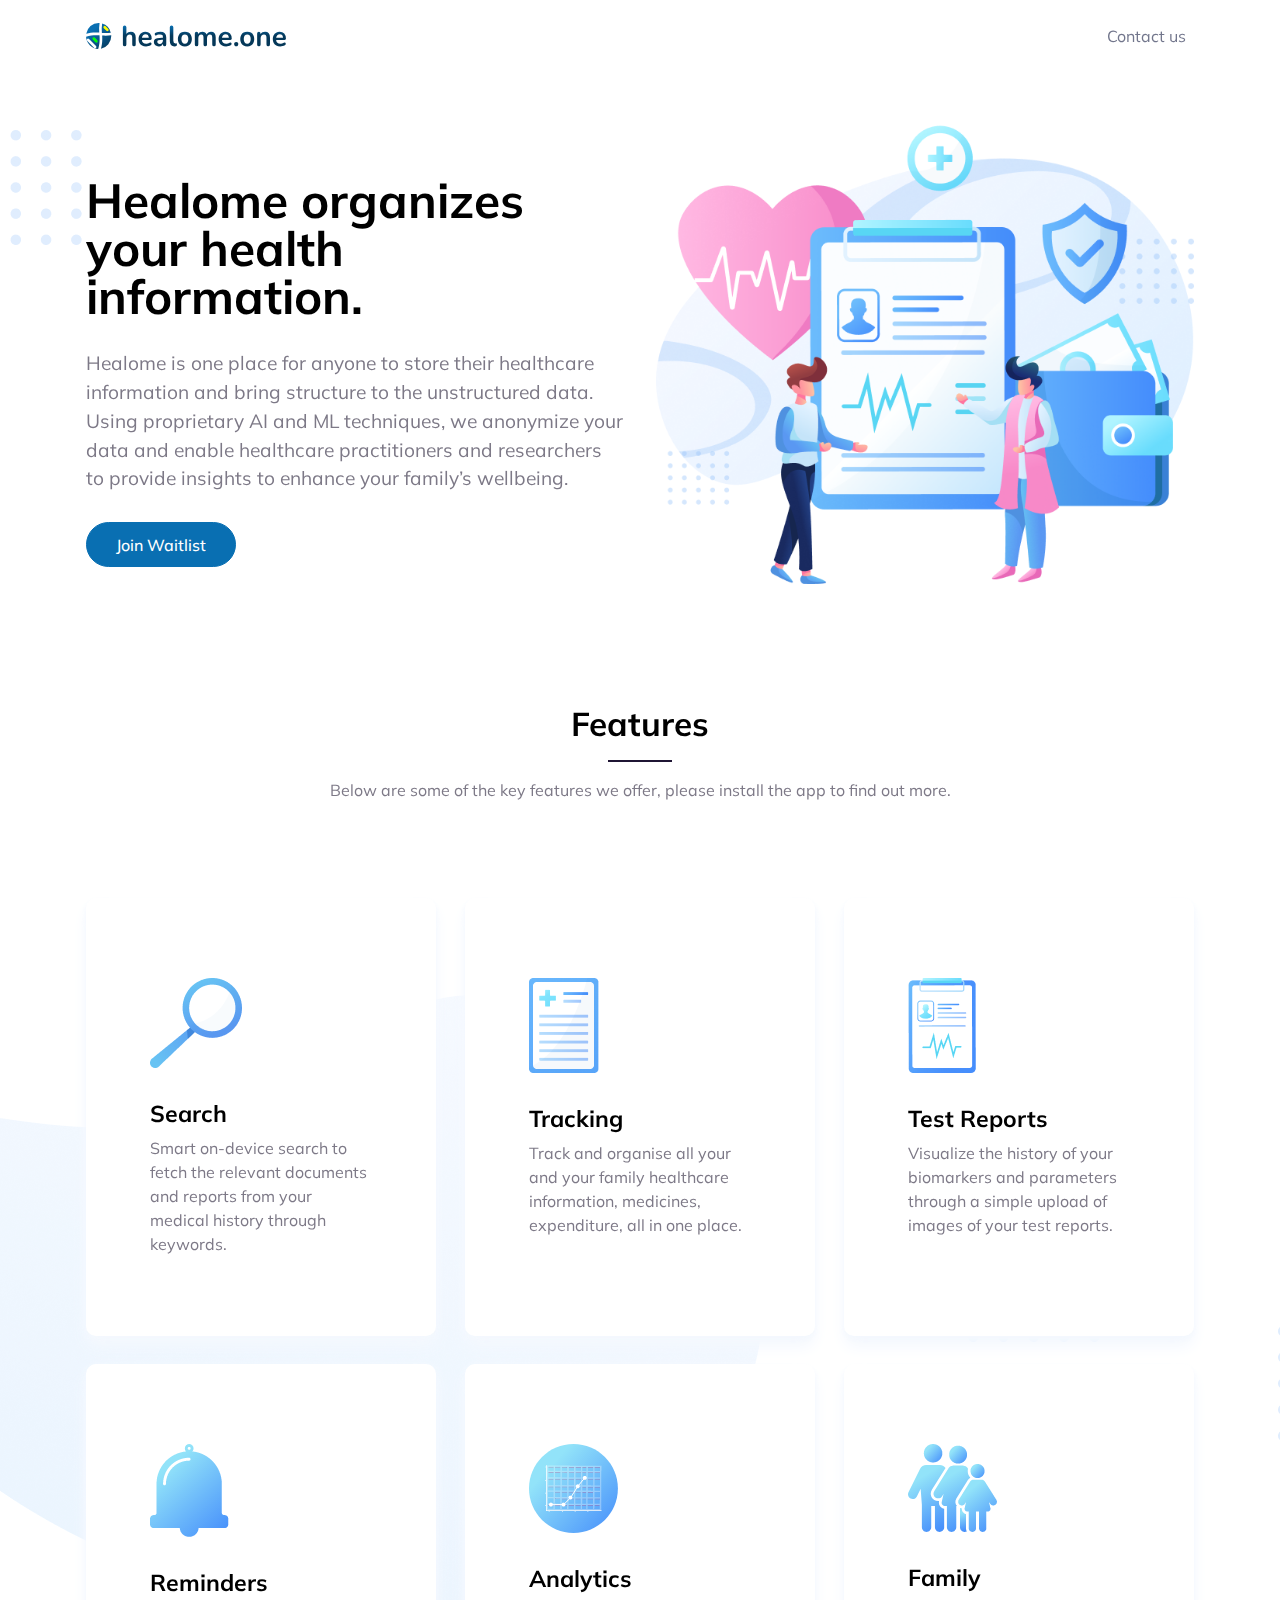
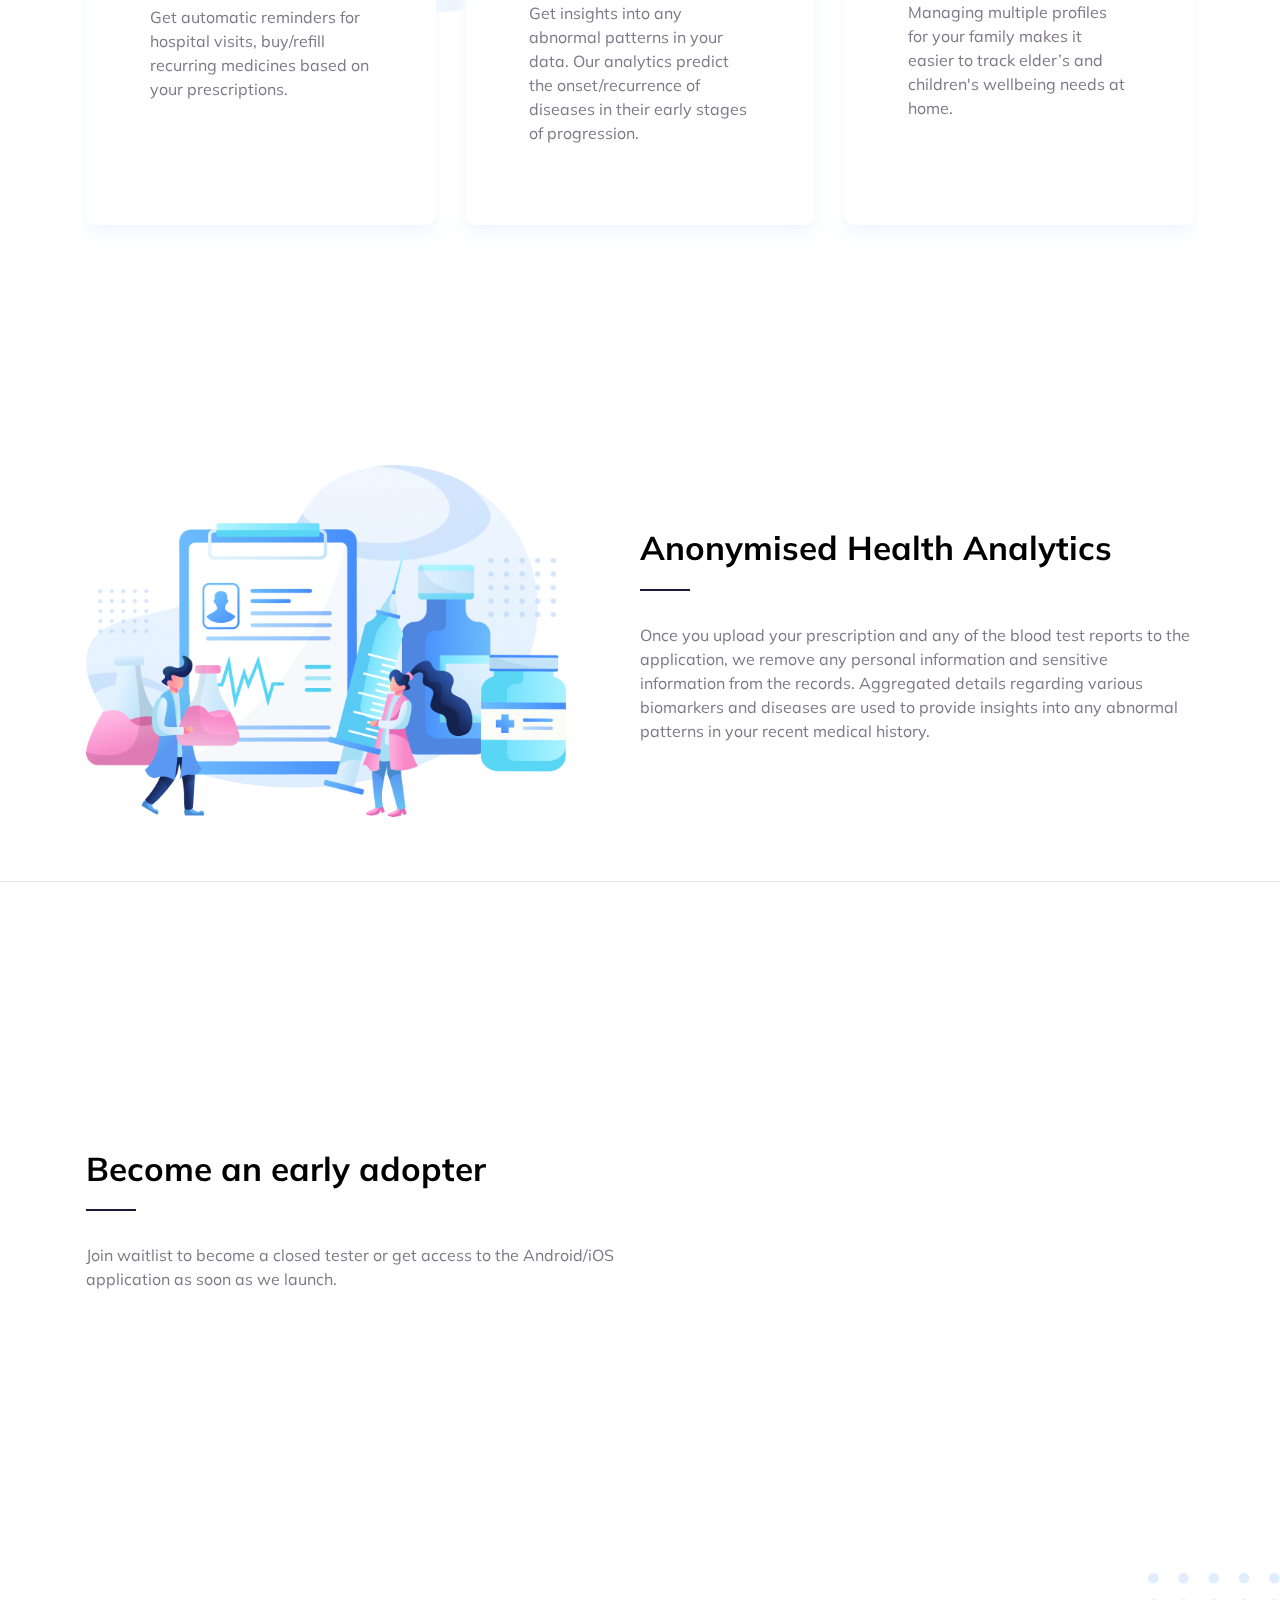
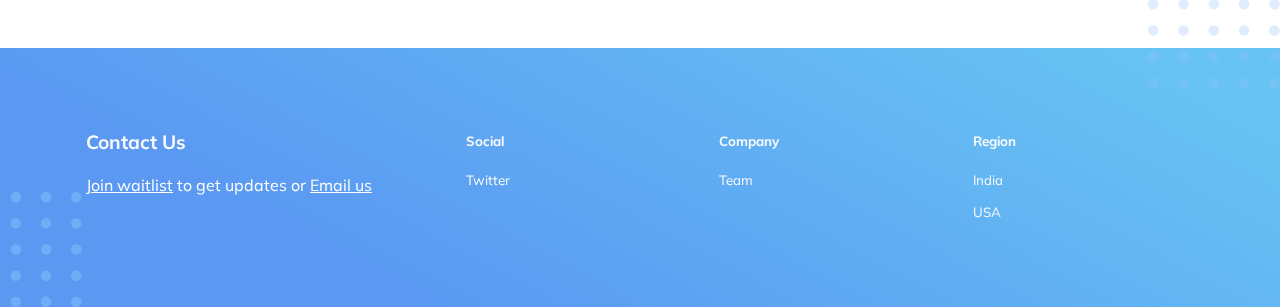
<file: index_backup_nofeats.html>
<!DOCTYPE html>
<html lang="en-US" dir="ltr">

  <head>
    <meta charset="utf-8">
    <meta http-equiv="X-UA-Compatible" content="IE=edge">
    <meta name="viewport" content="width=device-width, initial-scale=1">


    <!-- ===============================================-->
    <!--    Document Title-->
    <!-- ===============================================-->
    <title>Healome | Get insights into your health.</title>


    <!-- ===============================================-->
    <!--    Favicons-->
    <!-- ===============================================-->
    
    <link rel="apple-touch-icon" sizes="57x57" href="assets/img/favicons/apple-icon-57x57.png">
    <link rel="apple-touch-icon" sizes="60x60" href="assets/img/favicons/apple-icon-60x60.png">
    <link rel="apple-touch-icon" sizes="72x72" href="assets/img/favicons/apple-icon-72x72.png">
    <link rel="apple-touch-icon" sizes="76x76" href="assets/img/favicons/apple-icon-76x76.png">
    <link rel="apple-touch-icon" sizes="114x114" href="assets/img/favicons/apple-icon-114x114.png">
    <link rel="apple-touch-icon" sizes="120x120" href="assets/img/favicons/apple-icon-120x120.png">
    <link rel="apple-touch-icon" sizes="144x144" href="assets/img/favicons/apple-icon-144x144.png">
    <link rel="apple-touch-icon" sizes="152x152" href="assets/img/favicons/apple-icon-152x152.png">
    <link rel="apple-touch-icon" sizes="180x180" href="assets/img/favicons/apple-icon-180x180.png">
    <link rel="icon" type="image/png" sizes="192x192"  href="assets/img/favicons/android-icon-192x192.png">
    <link rel="icon" type="image/png" sizes="32x32" href="assets/img/favicons/favicon-32x32.png">
    <link rel="icon" type="image/png" sizes="96x96" href="assets/img/favicons/favicon-96x96.png">
    <link rel="icon" type="image/png" sizes="16x16" href="assets/img/favicons/favicon-16x16.png">
    <link rel="shortcut icon" type="image/x-icon" href="assets/img/favicons/favicon.ico">
    <link rel="manifest" href="assets/img/favicons/manifest.json">
    <meta name="msapplication-TileColor" content="#ffffff">
    <meta name="msapplication-TileImage" content="assets/img/favicons/ms-icon-144x144.png">
    <meta name="theme-color" content="#ffffff">


    <!-- ===============================================-->
    <!--    Stylesheets-->
    <!-- ===============================================-->
    <link href="assets/css/theme.css" rel="stylesheet" />
    
    <!-- Global site tag (gtag.js) - Google Analytics -->
  <script async src="https://www.googletagmanager.com/gtag/js?id=G-XDN5FXVDGZ"></script>
      <script>
        window.dataLayer = window.dataLayer || [];
        function gtag(){dataLayer.push(arguments);}
        gtag('js', new Date());

        gtag('config', 'G-XDN5FXVDGZ');
    </script>

  </head>


  <body>

    <!-- ===============================================-->
    <!--    Main Content-->
    <!-- ===============================================-->
    <main class="main" id="top">
      <nav class="navbar navbar-expand-lg navbar-light fixed-top py-3" data-navbar-on-scroll="data-navbar-on-scroll">
        <div class="container"><a class="navbar-brand d-flex align-items-center fw-bold fs-2" href="#"><img style="max-width:200px" class="d-inline-block me-3" src="assets/img/icons/logo.svg" alt="" /></a>
          <button class="navbar-toggler collapsed" type="button" data-bs-toggle="collapse" data-bs-target="#navbarSupportedContent" aria-controls="navbarSupportedContent" aria-expanded="false" aria-label="Toggle navigation"><span class="navbar-toggler-icon"></span></button>
          <div class="collapse navbar-collapse border-top border-lg-0 mt-4 mt-lg-0" id="navbarSupportedContent">
            <ul class="navbar-nav ms-auto pt-2 pt-lg-0">
              <li class="nav-item"><a class="nav-link" href="#contact">Contact us</a></li>
            </ul>
          </div>
        </div>
      </nav>
      <section class="py-0">
        <div class="bg-holder" style="background-image:url(assets/img/illustrations/dot.png);background-position:left;background-size:auto;margin-top:-105px;">
        </div>
        <!--/.bg-holder-->

        <div class="container position-relative">
          <div class="row align-items-center">
            <div class="col-md-5 col-lg-6 order-md-1 pt-8"><img class="img-fluid" src="assets/img/illustrations/hero-header.png" alt="" /></div>
            <div class="col-md-7 col-lg-6 text-center text-md-start pt-5 pt-md-9">
              <h1 class="mb-4 display-3 fw-bold">Healome organizes your health information.<br class="d-block d-lg-none d-xl-block" /></h1>
              <p class="mt-3 mb-4 fs-1">Healome is one place for anyone to store their healthcare information and bring structure to the unstructured data. Using proprietary AI and ML techniques, we anonymize your data and enable healthcare practitioners and researchers to provide insights to enhance your family’s wellbeing.</p><a class="btn btn-lg btn-primary rounded-pill hover-top" href="#waitlist" role="button">Join Waitlist</a>
            </div>
          </div>
        </div>
      </section>
      <section class="py-8">
        <div class="bg-holder" style="background-image:url(assets/img/illustrations/services-bg.png);background-position:center left;background-size:auto;">
        </div>
        <!--/.bg-holder-->

        <div class="bg-holder" style="background-image:url(assets/img/illustrations/dot-2.png);background-position:center right;background-size:auto;margin-left:-180px;margin-top:20px;">
        </div>
        <!--/.bg-holder-->

        <div class="container-lg">
          <div class="row justify-content-center">
            <div class="col-3 text-center">
              <h2 class="fw-bold">Features</h2>
              <hr class="w-25 mx-auto text-dark" style="height:2px;" />
            </div>
          </div>
          <div class="row justify-content-center">
            <div class="col-sm-9 col-xl-8 text-center">
              <p>Below are some of the key features we offer, please install the app to find out more.</p>
            </div>
          </div>
          <div class="row justify-content-center h-100 pt-7 g-4">
            <div class="col-sm-9 col-md-4">
              <div class="card h-100 w-100 shadow rounded-lg p-3 p-md-2 p-lg-3 p-xl-5">
                <div class="card-body text-center text-md-start">
                  <div class="py-3"><img class="img-fluid" src="assets/img/illustrations/search.png" height="90" alt="" /></div>
                  <div class="py-3">
                    <h4 class="fw-bold card-title">Search</h4>
                    <p class="card-text">Smart on-device search to fetch the relevant documents and reports from your medical history through keywords.</p>
                  </div>
                </div>
              </div>
            </div>
            <div class="col-sm-9 col-md-4">
              <div class="card h-100 w-100 shadow rounded-lg p-3 p-md-2 p-lg-3 p-xl-5">
                <div class="card-body text-center text-md-start">
                  <div class="py-3"><img class="img-fluid" src="assets/img/illustrations/tracking.png" height="90" alt="" /></div>
                  <div class="py-3">
                    <h4 class="fw-bold card-title">Tracking</h4>
                    <p class="card-text">Track and organise all your and your family healthcare information, medicines, expenditure,  all in one place.</p>
                  </div>
                </div>
              </div>
            </div>
            <div class="col-sm-9 col-md-4">
              <div class="card h-100 w-100 shadow rounded-lg p-3 p-md-2 p-lg-3 p-xl-5">
                <div class="card-body text-center text-md-start">
                  <div class="py-3"><img class="img-fluid" src="assets/img/illustrations/details-info.png" height="90" alt="" /></div>
                  <div class="py-3">
                    <h4 class="fw-bold card-title">Test Reports</h4>
                    <p class="card-text">Visualize the history of your biomarkers and parameters through a simple upload of images of your test reports.</p>
                  </div>
                </div>
              </div>
            </div>
            <div class="col-sm-9 col-md-4">
              <div class="card h-100 w-100 shadow rounded-lg p-3 p-md-2 p-lg-3 p-xl-5">
                <div class="card-body text-center text-md-start">
                  <div class="py-3"><img class="img-fluid" src="assets/img/illustrations/alerts.png" height="90" alt="" /></div>
                  <div class="py-3">
                    <h4 class="fw-bold card-title">Reminders</h4>
                    <p class="card-text">Get automatic reminders for hospital visits, buy/refill recurring medicines based on your prescriptions.</p>
                  </div>
                </div>
              </div>
            </div>
            <div class="col-sm-9 col-md-4">
              <div class="card h-100 w-100 shadow rounded-lg p-3 p-md-2 p-lg-3 p-xl-5">
                <div class="card-body text-center text-md-start">
                  <div class="py-3"><img class="img-fluid" src="assets/img/illustrations/analytics.png" height="90" alt="" /></div>
                  <div class="py-3">
                    <h4 class="fw-bold card-title">Analytics</h4>
                    <p class="card-text">Get insights into any abnormal patterns in your data. Our analytics predict the onset/recurrence of diseases in their early stages of progression.</p>
                  </div>
                </div>
              </div>
            </div>
            <div class="col-sm-9 col-md-4">
              <div class="card h-100 w-100 shadow rounded-lg p-3 p-md-2 p-lg-3 p-xl-5">
                <div class="card-body text-center text-md-start">
                  <div class="py-3"><img class="img-fluid" src="assets/img/illustrations/family.png" height="90" alt="" /></div>
                  <div class="py-3">
                    <h4 class="fw-bold card-title">Family</h4>
                    <p class="card-text">Managing multiple profiles for your family makes it easier to track elder’s and children's wellbeing needs at home.</p>
                  </div>
                </div>
              </div>
            </div>
          <!-- 
            <div class="text-center py-4">
              <button class="btn btn-lg btn-outline-primary rounded-pill" type="submit">Learn more </button>
            </div>
          --> 
          </div>
        </div>
      </section>
      <section class="py-6 py-lg-8">
        <div class="bg-holder" style="background-position:right bottom;background-size:auto;margin-top:50px;">
        </div>

        <div class="container">
          <div class="row g-xl-0 align-items-center">
            <div class="col-md-6"><img class="img-fluid mb-5 mb-md-0" src="assets/img/illustrations/about-1.png" width="480" alt="" /></div>
            <div class="col-md-6 text-center text-md-start">
              <h2 class="fw-bold lh-base">Anonymised Health Analytics</h2>
              <hr class="text-dark mx-auto mx-md-0" style="height:2px;width:50px" />
              <p class="pt-3">Once you upload your prescription and any of the blood test reports to the application, we remove any personal information and sensitive information from the records. Aggregated details regarding various biomarkers and diseases are used to provide insights into any abnormal patterns in your recent medical history.</p>
            <!--  
              <div class="py-3">
                <button class="btn btn-lg btn-outline-primary rounded-pill" type="submit">Learn more </button>
              </div>
            -->  

            </div>
          </div>
        </div>

        <br>
        <br><hr><br>
        
        <div class="container" id="waitlist">
          <div class="row g-xl-0 align-items-center">
            <div class="col-md-6 text-center text-md-start">
              <h2 class="fw-bold lh-base">Become an early adopter</h2>
              <hr class="text-dark mx-auto mx-md-0" style="height:2px;width:50px" />
              <p class="pt-3">Join waitlist to become a closed tester or get access to the Android/iOS application as soon as we launch.</p>
            </div>
            <div class="col-md-6 ">
              <iframe src="https://docs.google.com/forms/d/e/1FAIpQLScvz3UHMw9_LpfNUfyhqOARtvBQ8UvGH0m8Sq4HOFKvwZo8uA/viewform?embedded=true" width="100%" height="600" frameborder="0" marginheight="0" marginwidth="0">Loading…</iframe> 
            </div>
          </div>
        </div>
        
        
        <!--/.bg-holder-->

      </section>
<!--
      <section class="py-8" id="testimonial">
        <div class="container">
          <div class="bg-holder z-index-1" style="background-image:url(assets/img/illustrations/dot.png);background-position:right top;background-size:auto;margin-left:-30px;margin-top:10px;filter:contrast(1.5);">
          </div>
      
          <div class="bg-holder z-index-1" style="background-image:url(assets/img/illustrations/dot-2.png);background-position:left bottom;background-size:auto;margin-left:-35px;margin-top:-65px;filter:contrast(1.5);">
          </div>
      
          <div class="carousel slide" id="carouselExampleDark" data-bs-ride="carousel">
            <div class="carousel-inner">
              <div class="carousel-item active" data-bs-interval="10000">
                <div class="row h-100">
                  <div class="col-12">
                    <div class="card text-white bg-primary-gradient">
                      <div class="card-body p-4 p-md-4 p-lg-7">
                        <h2 class="fw-bold text-white text-center">What our customer are saying</h2>
                        <hr class="mx-auto" style="height:2px;width:50px" />
                        <div class="d-md-flex align-items-md-center mt-5 text-center text-md-start"><img class="img-fluid me-4 me-md-3 me-lg-4" src="assets/img/gallery/user-1.png" width="100" alt="" />
                          <div class="w-md-25 my-3">
                            <h5 class="mb-0 fw-medium text-white">Edward Newgate</h5>
                            <p class="fw-normal mb-0">Founder Circle</p>
                          </div>
                          <div class="w-md-75">
                            <p class="card-text ms-md-5">“Our dedicated patient engagement app and web portal allow you to access information instantaneously (no tedeous form, long calls, or administrative hassle) and securely”</p>
                          </div>
                        </div>
                      </div>
                    </div>
                  </div>
                </div>
              </div>
              <div class="carousel-item" data-bs-interval="2000">
                <div class="row h-100">
                  <div class="col-12">
                    <div class="card text-white bg-primary-gradient">
                      <div class="card-body p-4 p-md-4 p-lg-7">
                        <h2 class="fw-bold text-white text-center">Our dear customers said about us</h2>
                        <hr class="mx-auto" style="height:2px;width:50px" />
                        <div class="d-md-flex align-items-md-center mt-5 text-center text-md-start"><img class="img-fluid me-4 me-md-3 me-lg-4" src="assets/img/gallery/user-2.png" width="100" alt="" />
                          <div class="w-md-25 my-3">
                            <h5 class="mb-0 fw-medium text-white">Jhon Doe</h5>
                            <p class="fw-normal mb-0">UI/UX Designer</p>
                          </div>
                          <div class="w-md-75">
                            <p class="card-text ms-md-5">“Our dedicated patient engagement app and web portal allow you to access information instantaneously (no tedeous form, long calls, or administrative hassle) and securely”</p>
                          </div>
                        </div>
                      </div>
                    </div>
                  </div>
                </div>
              </div>
              <div class="carousel-item">
                <div class="row h-100">
                  <div class="col-12">
                    <div class="card text-white bg-primary-gradient">
                      <div class="card-body p-4 p-md-4 p-lg-7">
                        <h2 class="fw-bold text-white text-center">Our dear customers said about us</h2>
                        <hr class="mx-auto" style="height:2px;width:50px" />
                        <div class="d-md-flex align-items-md-center mt-5 text-center text-md-start"><img class="img-fluid me-4 me-md-3 me-lg-4" src="assets/img/gallery/user-3.png" width="100" alt="" />
                          <div class="w-md-25 my-3">
                            <h5 class="mb-0 fw-medium text-white">Jeny Doe</h5>
                            <p class="fw-normal mb-0">Web Designer</p>
                          </div>
                          <div class="w-md-75">
                            <p class="card-text ms-md-5">“Our dedicated patient engagement app and web portal allow you to access information instantaneously (no tedeous form, long calls, or administrative hassle) and securely”</p>
                          </div>
                        </div>
                      </div>
                    </div>
                  </div>
                </div>
              </div>
            </div>
            <div class="row mt-4 flex-center">
              <div class="col-4 col-sm-5 text-end position-relative z-index-2"><a class="carousel-control-prev carousel-icon z-index-2" href="#carouselExampleDark" role="button" data-bs-slide="prev"><span class="carousel-control-prev-icon" aria-hidden="true"></span><span class="visually-hidden">Previous</span></a></div>
              <div class="col-auto position-relative z-index-2">
                <ol class="carousel-indicators">
                  <li class="active" data-bs-target="#carouselExampleDark" data-bs-slide-to="0"></li>
                  <li data-bs-target="#carouselExampleDark" data-bs-slide-to="1"></li>
                  <li data-bs-target="#carouselExampleDark" data-bs-slide-to="2"></li>
                </ol>
              </div>
              <div class="col-4 col-sm-5 position-relative z-index-2"><a class="carousel-control-next carousel-icon z-index-2" href="#carouselExampleDark" role="button" data-bs-slide="next"><span class="carousel-control-next-icon" aria-hidden="true"></span><span class="visually-hidden">Next</span></a></div>
            </div>
          </div>
        </div>
      </section>
-->
     <!--  
      <section>
        <div class="bg-holder" style="background-image:url(assets/img/illustrations/article-bg.png);background-position:right center;background-size:auto;">
        </div>
        
        <div class="container-lg">
          <div class="bg-holder" style="background-image:url(assets/img/illustrations/dot-2.png);background-position:left top;background-size:initial;margin-top:120px;margin-left:-35px;">
          </div>
        
          <div class="row flex-center">
            <div class="col-auto text-center">
              <h2 class="fw-bold">Check out our latest article</h2>
              <hr class="mx-auto text-dark" style="height:2px;width:50px" />
            </div>
          </div>
          <div class="row h-100 justify-content-center pt-6">
            <div class="col-12 col-sm-9 col-md-4 mt-4">
              <div class="card h-100 rounded-3 shadow"><img src="assets/img/gallery/article-1.png" alt="" />
                <div class="card-body p-4 text-center text-md-start">
                  <h5 class="fw-bold">Disease detection</h5>
                  <p class="card-text">In this case, the role of the health laboratory is very important to do a disease detection...</p><a class="stretched-link text-decoration-none" href="#" role="button">Read more
                    <svg class="bi bi-arrow-right-short" xmlns="http://www.w3.org/2000/svg" width="16" height="16" fill="currentColor" viewBox="0 0 16 16">
                      <path fill-rule="evenodd" d="M4 8a.5.5 0 0 1 .5-.5h5.793L8.146 5.354a.5.5 0 1 1 .708-.708l3 3a.5.5 0 0 1 0 .708l-3 3a.5.5 0 0 1-.708-.708L10.293 8.5H4.5A.5.5 0 0 1 4 8z"></path>
                    </svg></a>
                </div>
              </div>
            </div>
            <div class="col-12 col-sm-9 col-md-4 mt-4">
              <div class="card h-100 rounded-3 shadow"><img src="assets/img/gallery/article-2.png" alt="" />
                <div class="card-body p-4 text-center text-md-start">
                  <h5 class="fw-bold">Herbal medicines </h5>
                  <p class="card-text">Herbal medicine is very widely used at this time because of its very good for your health...</p><a class="stretched-link text-decoration-none" href="#" role="button">Read more
                    <svg class="bi bi-arrow-right-short" xmlns="http://www.w3.org/2000/svg" width="16" height="16" fill="currentColor" viewBox="0 0 16 16">
                      <path fill-rule="evenodd" d="M4 8a.5.5 0 0 1 .5-.5h5.793L8.146 5.354a.5.5 0 1 1 .708-.708l3 3a.5.5 0 0 1 0 .708l-3 3a.5.5 0 0 1-.708-.708L10.293 8.5H4.5A.5.5 0 0 1 4 8z"></path>
                    </svg></a>
                </div>
              </div>
            </div>
            <div class="col-12 col-sm-9 col-md-4 mt-4">
              <div class="card h-100 rounded-3 shadow"><img src="assets/img/gallery/article-3.png" alt="" />
                <div class="card-body p-4 text-center text-md-start">
                  <h5 class="fw-bold">Natural care </h5>
                  <p class="card-text">A healthy lifestyle should start from now and also for your skin health.There are some...</p><a class="stretched-link text-decoration-none" href="#" role="button">Read more
                    <svg class="bi bi-arrow-right-short" xmlns="http://www.w3.org/2000/svg" width="16" height="16" fill="currentColor" viewBox="0 0 16 16">
                      <path fill-rule="evenodd" d="M4 8a.5.5 0 0 1 .5-.5h5.793L8.146 5.354a.5.5 0 1 1 .708-.708l3 3a.5.5 0 0 1 0 .708l-3 3a.5.5 0 0 1-.708-.708L10.293 8.5H4.5A.5.5 0 0 1 4 8z"></path>
                    </svg></a>
                </div>
              </div>
            </div>
            <div class="text-center pt-4 z-index-2">
              <button class="btn btn-lg btn-outline-primary rounded-pill z-index-2 hover-top" type="submit">View all</button>
            </div>
          </div>
        </div>
      </section>
    -->
      <section class="py-6 pt-7 bg-primary-gradient" id="contact">
        <div class="bg-holder" style="background-image:url(assets/img/illustrations/dot.png);background-position:left bottom;background-size:auto;filter:contrast(1.5);">
        </div>
        <!--/.bg-holder-->

        <div class="bg-holder" style="background-image:url(assets/img/illustrations/dot-2.png);background-position:right top;background-size:auto;margin-top:-75px;">
        </div>
        <!--/.bg-holder-->

        <div class="container">
          <div class="row">
            <div class="col-12 col-lg-4 order-0 order-sm-0 pe-6"><a class="text-decoration-none" href="#"><span class="fw-bold fs-1 text-light">Contact Us</span></a>
              <p class="mt-3 text-white"><a href="#waitlist"><span style="color: #fff; text-decoration: underline;">Join waitlist</span></a> to get updates or
                <a href="mailto: contact@healome.one"> 
                      <span style="color: #fff; text-decoration: underline;">Email us</span>
                    </a>
              </p>
            </div>
            <div class="col-4 col-md-4 col-lg mb-3 order-2 order-sm-1">
              <h6 class="lh-lg fw-bold text-light">Social</h6>
              <ul class="list-unstyled mb-md-4 mb-lg-0">
<!--                 <li class="lh-lg"><a class="text-light fs--1 text-decoration-none" href="#!">LinkedIn</a></li>
                
                <li class="lh-lg"><a class="text-light fs--1 text-decoration-none" href="#!">Facebook</a></li>
                <li class="lh-lg"><a class="text-light fs--1 text-decoration-none" href="#!">Instagram</a></li>  -->
               
                <li class="lh-lg"><a class="text-light fs--1 text-decoration-none" href="https://twitter.com/Healome1">Twitter</a></li>
              </ul>
            </div>
            <div class="col-4 col-md-4 col-lg mb-3 order-3 order-sm-2">
              <h6 class="lh-lg fw-bold text-light"> Company </h6>
              <ul class="list-unstyled mb-md-4 mb-lg-0">
<!--                 <li class="lh-lg"><a class="text-light fs--1 text-decoration-none" href="#!">About Us</a></li> -->
                <li class="lh-lg"><a class="text-light fs--1 text-decoration-none" href="https://www.linkedin.com/in/nikhilyadala/">Team</a></li>
<!--                 <li class="lh-lg"><a class="text-light fs--1 text-decoration-none" href="#!">Careers</a></li> -->
              </ul>
            </div>
            <div class="col-4 col-md-4 col-lg mb-3 order-1 order-sm-3">
              <h6 class="lh-lg fw-bold text-light"> Region </h6>
              <ul class="list-unstyled mb-md-4 mb-lg-0">
                <li class="lh-lg"><a class="text-light fs--1 text-decoration-none">India</a></li>
                <li class="lh-lg"><a class="text-light fs--1 text-decoration-none">USA</a></li>

              </ul>
            </div>
          </div>
        </div>
      </section>
   
    </main>
    <!-- ===============================================-->
    <!--    End of Main Content-->
    <!-- ===============================================-->




    <!-- ===============================================-->
    <!--    JavaScripts-->
    <!-- ===============================================-->
    <script src="vendors/@popperjs/popper.min.js"></script>
    <script src="vendors/bootstrap/bootstrap.min.js"></script>
    <script src="vendors/is/is.min.js"></script>
    <script src="https://polyfill.io/v3/polyfill.min.js?features=window.scroll"></script>
    <script src="assets/js/theme.js"></script>

    <link href="https://fonts.googleapis.com/css2?family=Mulish:ital,wght@0,300;0,400;0,500;0,600;0,700;0,800;0,900;1,300;1,400;1,500&amp;display=swap" rel="stylesheet">
  </body>

</html>
</file>
<file: assets_appland/css/default.css>
/* Deafult Margin & Padding */
/*-- Margin Top --*/
.mt-5 {
	margin-top: 5px;
}
.mt-10 {
	margin-top: 10px;
}
.mt-15 {
	margin-top: 15px;
}
.mt-20 {
	margin-top: 20px;
}
.mt-25 {
	margin-top: 25px;
}
.mt-30 {
	margin-top: 30px;
}
.mt-35 {
	margin-top: 35px;
}
.mt-40 {
	margin-top: 40px;
}
.mt-45 {
	margin-top: 45px;
}
.mt-50 {
	margin-top: 50px;
}
.mt-55 {
	margin-top: 55px;
}
.mt-60 {
	margin-top: 60px;
}
.mt-65 {
	margin-top: 65px;
}
.mt-70 {
	margin-top: 70px;
}
.mt-75 {
	margin-top: 75px;
}
.mt-80 {
	margin-top: 80px;
}
.mt-85 {
	margin-top: 85px;
}
.mt-90 {
	margin-top: 90px;
}
.mt-95 {
	margin-top: 95px;
}
.mt-100 {
	margin-top: 100px;
}
.mt-105 {
	margin-top: 105px;
}
.mt-110 {
	margin-top: 110px;
}
.mt-115 {
	margin-top: 115px;
}
.mt-120 {
	margin-top: 120px;
}
.mt-125 {
	margin-top: 125px;
}
.mt-130 {
	margin-top: 130px;
}
.mt-135 {
	margin-top: 135px;
}
.mt-140 {
	margin-top: 140px;
}
.mt-145 {
	margin-top: 145px;
}
.mt-150 {
	margin-top: 150px;
}
.mt-155 {
	margin-top: 155px;
}
.mt-160 {
	margin-top: 160px;
}
.mt-165 {
	margin-top: 165px;
}
.mt-170 {
	margin-top: 170px;
}
.mt-175 {
	margin-top: 175px;
}
.mt-180 {
	margin-top: 180px;
}
.mt-185 {
	margin-top: 185px;
}
.mt-190 {
	margin-top: 190px;
}
.mt-195 {
	margin-top: 195px;
}
.mt-200 {
	margin-top: 200px;
}
/*-- Margin Bottom --*/

.mb-5 {
	margin-bottom: 5px;
}
.mb-10 {
	margin-bottom: 10px;
}
.mb-15 {
	margin-bottom: 15px;
}
.mb-20 {
	margin-bottom: 20px;
}
.mb-25 {
	margin-bottom: 25px;
}
.mb-30 {
	margin-bottom: 30px;
}
.mb-35 {
	margin-bottom: 35px;
}
.mb-40 {
	margin-bottom: 40px;
}
.mb-45 {
	margin-bottom: 45px;
}
.mb-50 {
	margin-bottom: 50px;
}
.mb-55 {
	margin-bottom: 55px;
}
.mb-60 {
	margin-bottom: 60px;
}
.mb-65 {
	margin-bottom: 65px;
}
.mb-70 {
	margin-bottom: 70px;
}
.mb-75 {
	margin-bottom: 75px;
}
.mb-80 {
	margin-bottom: 80px;
}
.mb-85 {
	margin-bottom: 85px;
}
.mb-90 {
	margin-bottom: 90px;
}
.mb-95 {
	margin-bottom: 95px;
}
.mb-100 {
	margin-bottom: 100px;
}
.mb-105 {
	margin-bottom: 105px;
}
.mb-110 {
	margin-bottom: 110px;
}
.mb-115 {
	margin-bottom: 115px;
}
.mb-120 {
	margin-bottom: 120px;
}
.mb-125 {
	margin-bottom: 125px;
}
.mb-130 {
	margin-bottom: 130px;
}
.mb-135 {
	margin-bottom: 135px;
}
.mb-140 {
	margin-bottom: 140px;
}
.mb-145 {
	margin-bottom: 145px;
}
.mb-150 {
	margin-bottom: 150px;
}
.mb-155 {
	margin-bottom: 155px;
}
.mb-160 {
	margin-bottom: 160px;
}
.mb-165 {
	margin-bottom: 165px;
}
.mb-170 {
	margin-bottom: 170px;
}
.mb-175 {
	margin-bottom: 175px;
}
.mb-180 {
	margin-bottom: 180px;
}
.mb-185 {
	margin-bottom: 185px;
}
.mb-190 {
	margin-bottom: 190px;
}
.mb-195 {
	margin-bottom: 195px;
}
.mb-200 {
	margin-bottom: 200px;
}
/*-- margin left --*/
.ml-5 {
	margin-left: 5px;
}
.ml-10 {
	margin-left: 10px;
}
.ml-15 {
	margin-left: 15px;
}
.ml-20 {
	margin-left: 20px;
}
.ml-25 {
	margin-left: 25px;
}
.ml-30 {
	margin-left: 30px;
}
.ml-35 {
	margin-left: 35px;
}
.ml-40 {
	margin-left: 40px;
}
.ml-45 {
	margin-left: 45px;
}
.ml-50 {
	margin-left: 50px;
}
.ml-55 {
	margin-left: 55px;
}
.ml-60 {
	margin-left: 60px;
}
.ml-65 {
	margin-left: 65px;
}
.ml-70 {
	margin-left: 70px;
}
.ml-75 {
	margin-left: 75px;
}
.ml-80 {
	margin-left: 80px;
}
.ml-85 {
	margin-left: 85px;
}
.ml-90 {
	margin-left: 90px;
}
.ml-95 {
	margin-left: 95px;
}
.ml-100 {
	margin-left: 100px;
}
.ml-105 {
	margin-left: 105px;
}
.ml-110 {
	margin-left: 110px;
}
.ml-115 {
	margin-left: 115px;
}
.ml-120 {
	margin-left: 120px;
}
.ml-125 {
	margin-left: 125px;
}
.ml-130 {
	margin-left: 130px;
}
.ml-135 {
	margin-left: 135px;
}
.ml-140 {
	margin-left: 140px;
}
.ml-145 {
	margin-left: 145px;
}
.ml-150 {
	margin-left: 150px;
}
.ml-155 {
	margin-left: 155px;
}
.ml-160 {
	margin-left: 160px;
}
.ml-165 {
	margin-left: 165px;
}
.ml-170 {
	margin-left: 170px;
}
.ml-175 {
	margin-left: 175px;
}
.ml-180 {
	margin-left: 180px;
}
.ml-185 {
	margin-left: 185px;
}
.ml-190 {
	margin-left: 190px;
}
.ml-195 {
	margin-left: 195px;
}
.ml-200 {
	margin-left: 200px;
}
/*-- margin right --*/
.mr-5 {
	margin-right: 5px;
}
.mr-10 {
	margin-right: 10px;
}
.mr-15 {
	margin-right: 15px;
}
.mr-20 {
	margin-right: 20px;
}
.mr-25 {
	margin-right: 25px;
}
.mr-30 {
	margin-right: 30px;
}
.mr-35 {
	margin-right: 35px;
}
.mr-40 {
	margin-right: 40px;
}
.mr-45 {
	margin-right: 45px;
}
.mr-50 {
	margin-right: 50px;
}
.mr-55 {
	margin-right: 55px;
}
.mr-60 {
	margin-right: 60px;
}
.mr-65 {
	margin-right: 65px;
}
.mr-70 {
	margin-right: 70px;
}
.mr-75 {
	margin-right: 75px;
}
.mr-80 {
	margin-right: 80px;
}
.mr-85 {
	margin-right: 85px;
}
.mr-90 {
	margin-right: 90px;
}
.mr-95 {
	margin-right: 95px;
}
.mr-100 {
	margin-right: 100px;
}
.mr-105 {
	margin-right: 105px;
}
.mr-110 {
	margin-right: 110px;
}
.mr-115 {
	margin-right: 115px;
}
.mr-120 {
	margin-right: 120px;
}
.mr-125 {
	margin-right: 125px;
}
.mr-130 {
	margin-right: 130px;
}
.mr-135 {
	margin-right: 135px;
}
.mr-140 {
	margin-right: 140px;
}
.mr-145 {
	margin-right: 145px;
}
.mr-150 {
	margin-right: 150px;
}
.mr-155 {
	margin-right: 155px;
}
.mr-160 {
	margin-right: 160px;
}
.mr-165 {
	margin-right: 165px;
}
.mr-170 {
	margin-right: 170px;
}
.mr-175 {
	margin-right: 175px;
}
.mr-180 {
	margin-right: 180px;
}
.mr-185 {
	margin-right: 185px;
}
.mr-190 {
	margin-right: 190px;
}
.mr-195 {
	margin-right: 195px;
}
.mr-200 {
	margin-right: 200px;
}


/*-- Padding Top --*/

.pt-5 {
	padding-top: 5px;
}
.pt-10 {
	padding-top: 10px;
}
.pt-15 {
	padding-top: 15px;
}
.pt-20 {
	padding-top: 20px;
}
.pt-25 {
	padding-top: 25px;
}
.pt-30 {
	padding-top: 30px;
}
.pt-35 {
	padding-top: 35px;
}
.pt-40 {
	padding-top: 40px;
}
.pt-45 {
	padding-top: 45px;
}
.pt-50 {
	padding-top: 50px;
}
.pt-55 {
	padding-top: 55px;
}
.pt-60 {
	padding-top: 60px;
}
.pt-65 {
	padding-top: 65px;
}
.pt-70 {
	padding-top: 70px;
}
.pt-75 {
	padding-top: 75px;
}
.pt-80 {
	padding-top: 80px;
}
.pt-85 {
	padding-top: 85px;
}
.pt-90 {
	padding-top: 90px;
}
.pt-95 {
	padding-top: 95px;
}
.pt-100 {
	padding-top: 100px;
}
.pt-105 {
	padding-top: 105px;
}
.pt-110 {
	padding-top: 110px;
}
.pt-115 {
	padding-top: 115px;
}
.pt-120 {
	padding-top: 120px;
}
.pt-125 {
	padding-top: 125px;
}
.pt-130 {
	padding-top: 130px;
}
.pt-135 {
	padding-top: 135px;
}
.pt-140 {
	padding-top: 140px;
}
.pt-145 {
	padding-top: 145px;
}
.pt-150 {
	padding-top: 150px;
}
.pt-155 {
	padding-top: 155px;
}
.pt-160 {
	padding-top: 160px;
}
.pt-165 {
	padding-top: 165px;
}
.pt-170 {
	padding-top: 170px;
}
.pt-175 {
	padding-top: 175px;
}
.pt-180 {
	padding-top: 180px;
}
.pt-185 {
	padding-top: 185px;
}
.pt-190 {
	padding-top: 190px;
}
.pt-195 {
	padding-top: 195px;
}
.pt-200 {
	padding-top: 200px;
}
/*-- Padding Bottom --*/

.pb-5 {
	padding-bottom: 5px;
}
.pb-10 {
	padding-bottom: 10px;
}
.pb-15 {
	padding-bottom: 15px;
}
.pb-20 {
	padding-bottom: 20px;
}
.pb-25 {
	padding-bottom: 25px;
}
.pb-30 {
	padding-bottom: 30px;
}
.pb-35 {
	padding-bottom: 35px;
}
.pb-40 {
	padding-bottom: 40px;
}
.pb-45 {
	padding-bottom: 45px;
}
.pb-50 {
	padding-bottom: 50px;
}
.pb-55 {
	padding-bottom: 55px;
}
.pb-60 {
	padding-bottom: 60px;
}
.pb-65 {
	padding-bottom: 65px;
}
.pb-70 {
	padding-bottom: 70px;
}
.pb-75 {
	padding-bottom: 75px;
}
.pb-80 {
	padding-bottom: 80px;
}
.pb-85 {
	padding-bottom: 85px;
}
.pb-90 {
	padding-bottom: 90px;
}
.pb-95 {
	padding-bottom: 95px;
}
.pb-100 {
	padding-bottom: 100px;
}
.pb-105 {
	padding-bottom: 105px;
}
.pb-110 {
	padding-bottom: 110px;
}
.pb-115 {
	padding-bottom: 115px;
}
.pb-120 {
	padding-bottom: 120px;
}
.pb-125 {
	padding-bottom: 125px;
}
.pb-130 {
	padding-bottom: 130px;
}
.pb-135 {
	padding-bottom: 135px;
}
.pb-140 {
	padding-bottom: 140px;
}
.pb-145 {
	padding-bottom: 145px;
}
.pb-150 {
	padding-bottom: 150px;
}
.pb-155 {
	padding-bottom: 155px;
}
.pb-160 {
	padding-bottom: 160px;
}
.pb-165 {
	padding-bottom: 165px;
}
.pb-170 {
	padding-bottom: 170px;
}
.pb-175 {
	padding-bottom: 175px;
}
.pb-180 {
	padding-bottom: 180px;
}
.pb-185 {
	padding-bottom: 185px;
}
.pb-190 {
	padding-bottom: 190px;
}
.pb-195 {
	padding-bottom: 195px;
}
.pb-200 {
	padding-bottom: 200px;
}

/*-- Padding left --*/

.pl-0 {
	padding-left: 0px;
}
.pl-5 {
	padding-left: 5px;
}
.pl-10 {
	padding-left: 10px;
}
.pl-15 {
	padding-left: 15px;
}
.pl-20 {
	padding-left: 20px;
}
.pl-25 {
	padding-left: 25px;
}
.pl-30 {
	padding-left: 30px;
}
.pl-35 {
	padding-left: 35px;
}
.pl-40 {
	padding-left: 40px;
}
.pl-45 {
	padding-left: 45px;
}
.pl-50 {
	padding-left: 50px;
}
.pl-55 {
	padding-left: 55px;
}
.pl-60 {
	padding-left: 60px;
}
.pl-65 {
	padding-left: 65px;
}
.pl-70 {
	padding-left: 70px;
}
.pl-75 {
	padding-left: 75px;
}
.pl-80 {
	padding-left: 80px;
}
.pl-85 {
	padding-left: 85px;
}
.pl-90 {
	padding-left: 90px;
}
.pl-100 {
	padding-left: 100px;
}
.pl-105 {
	padding-left: 105px;
}
.pl-110 {
	padding-left: 110px;
}
.pl-115 {
	padding-left: 115px;
}
.pl-120 {
	padding-left: 120px;
}
.pl-125 {
	padding-left: 125px;
}
/*-- Padding right --*/

.pr-0 {
	padding-right: 0px;
}
.pr-5 {
	padding-right: 5px;
}
.pr-10 {
	padding-right: 10px;
}
.pr-15 {
	padding-right: 15px;
}
.pr-20 {
	padding-right: 20px;
}
.pr-25 {
	padding-right: 25px;
}
.pr-30 {
	padding-right: 30px;
}
.pr-35 {
	padding-right: 35px;
}
.pr-40 {
	padding-right: 40px;
}
.pr-45 {
	padding-right: 45px;
}
.pr-50 {
	padding-right: 50px;
}
.pr-55 {
	padding-right: 55px;
}
.pr-60 {
	padding-right: 60px;
}
.pr-65 {
	padding-right: 65px;
}
.pr-70 {
	padding-right: 70px;
}
.pr-75 {
	padding-right: 75px;
}
.pr-80 {
	padding-right: 80px;
}
.pr-85 {
	padding-right: 85px;
}
.pr-90 {
	padding-right: 90px;
}
.pr-95 {
	padding-right: 95px;
}
.pr-100 {
	padding-right: 100px;
}
.pr-105 {
	padding-right: 105px;
}
/* Background Color */

.gray-bg {
	background: #f6f6f6;
}
.white-bg {
	background: #fff;
}
.black-bg {
	background: #222;
}
/* Color */

.white {
	color: #fff;
}
.black {
	color: #222;
}
/* black overlay */

[data-overlay] {
	position: relative;
}
[data-overlay]::before {
	background: #000 none repeat scroll 0 0;
	content: "";
	height: 100%;
	left: 0;
	position: absolute;
	top: 0;
	width: 100%;
	z-index: 1;
}
[data-overlay="3"]::before {
	opacity: 0.3;
}
[data-overlay="4"]::before {
	opacity: 0.4;
}
[data-overlay="5"]::before {
	opacity: 0.5;
}
[data-overlay="6"]::before {
	opacity: 0.6;
}
[data-overlay="7"]::before {
	opacity: 0.7;
}
[data-overlay="8"]::before {
	opacity: 0.8;
}
[data-overlay="9"]::before {
	opacity: 0.9;
}
</file>
<file: assets_appland/css/style.css>
/*-----------------------------------------------------------------------------------

    Template Name: AppLand
    Template URI: uideck.com/templates/appland
    Support: https://uideck.com/support/
    Version: 1.0

-----------------------------------------------------------------------------------

    CSS INDEX
    ===================

    01. Theme default CSS
	02. Header
    03. Hero
	04. Footer

-----------------------------------------------------------------------------------*/
/*===========================
      01.COMMON css 
===========================*/
@import url("https://fonts.googleapis.com/css?family=Open+Sans:300,400,600,700|Poppins:300,400,500,600,700&display=swap");
body {
  font-family: "Open Sans", sans-serif;
  font-weight: normal;
  font-style: normal;
  color: #747E88;
  overflow-x: hidden; }

* {
  margin: 0;
  padding: 0;
  -webkit-box-sizing: border-box;
  -moz-box-sizing: border-box;
  box-sizing: border-box; }

img {
  max-width: 100%; }

a:focus,
input:focus,
textarea:focus,
button:focus {
  text-decoration: none;
  outline: none; }

a:focus,
a:hover {
  text-decoration: none; }

i,
span,
a {
  display: inline-block; }

audio,
canvas,
iframe,
img,
svg,
video {
  vertical-align: middle; }

h1,
h2,
h3,
h4,
h5,
h6 {
  font-family: "Poppins", sans-serif;
  font-weight: 700;
  color: #38424D;
  margin: 0px; }

h1 {
  font-size: 48px; }

h2 {
  font-size: 36px; }

h3 {
  font-size: 28px; }

h4 {
  font-size: 22px; }

h5 {
  font-size: 18px; }

h6 {
  font-size: 16px; }

ul, ol {
  margin: 0px;
  padding: 0px;
  list-style-type: none; }

p {
  font-size: 16px;
  font-weight: 400;
  line-height: 24px;
  color: #747E88;
  margin: 0px; }

.bg_cover {
  background-position: center center;
  background-size: cover;
  background-repeat: no-repeat;
  width: 100%;
  height: 100%; }

/*===== All Button Style =====*/
.main-btn {
  display: inline-block;
  font-weight: 500;
  text-align: center;
  white-space: nowrap;
  vertical-align: middle;
  -webkit-user-select: none;
  -moz-user-select: none;
  -ms-user-select: none;
  user-select: none;
  border: 2px solid #0898E7;
  padding: 0 25px;
  font-size: 16px;
  height: 55px;
  line-height: 51px;
  border-radius: 5px;
  color: #fff;
  cursor: pointer;
  z-index: 5;
  -webkit-transition: all 0.4s ease-out 0s;
  -moz-transition: all 0.4s ease-out 0s;
  -ms-transition: all 0.4s ease-out 0s;
  -o-transition: all 0.4s ease-out 0s;
  transition: all 0.4s ease-out 0s;
  background-color: #0898E7; }
  .main-btn:hover {
    background-color: rgba(8, 152, 231, 0.7);
    color: #fff;
    border-color: transparent; }
  .main-btn.main-btn-2 {
    background-color: transparent;
    color: #525A63;
    border-color: #525A63; }
    .main-btn.main-btn-2:hover {
      background-color: rgba(82, 90, 99, 0.5);
      color: #525A63; }

@keyframes animation1 {
  0% {
    -webkit-transform: scale(1);
    -moz-transform: scale(1);
    -ms-transform: scale(1);
    -o-transform: scale(1);
    transform: scale(1); }
  50% {
    -webkit-transform: scale(1.2);
    -moz-transform: scale(1.2);
    -ms-transform: scale(1.2);
    -o-transform: scale(1.2);
    transform: scale(1.2); }
  100% {
    -webkit-transform: scale(1);
    -moz-transform: scale(1);
    -ms-transform: scale(1);
    -o-transform: scale(1);
    transform: scale(1); } }

@-webkit-keyframes animation1 {
  0% {
    -webkit-transform: scale(1);
    -moz-transform: scale(1);
    -ms-transform: scale(1);
    -o-transform: scale(1);
    transform: scale(1); }
  50% {
    -webkit-transform: scale(1.2);
    -moz-transform: scale(1.2);
    -ms-transform: scale(1.2);
    -o-transform: scale(1.2);
    transform: scale(1.2); }
  100% {
    -webkit-transform: scale(1);
    -moz-transform: scale(1);
    -ms-transform: scale(1);
    -o-transform: scale(1);
    transform: scale(1); } }

/*===== All Section Title Style =====*/
.section-title .title {
  font-size: 35px;
  font-weight: 600; }
  @media (max-width: 767px) {
    .section-title .title {
      font-size: 22px; } }
  @media only screen and (min-width: 576px) and (max-width: 767px) {
    .section-title .title {
      font-size: 26px; } }

.section-title .text {
  margin-top: 20px; }

/*===== All Slick Slide Outline Style =====*/
.slick-slide {
  outline: 0; }

/*===== All Preloader Style =====*/
.preloader {
  /* Body Overlay */
  position: fixed;
  top: 0;
  left: 0;
  display: table;
  height: 100%;
  width: 100%;
  /* Change Background Color */
  background: #fff;
  z-index: 99999; }
  .preloader .loader {
    display: table-cell;
    vertical-align: middle;
    text-align: center; }
    .preloader .loader .ytp-spinner {
      position: absolute;
      left: 50%;
      top: 50%;
      width: 64px;
      margin-left: -32px;
      z-index: 18;
      pointer-events: none; }
      .preloader .loader .ytp-spinner .ytp-spinner-container {
        pointer-events: none;
        position: absolute;
        width: 100%;
        padding-bottom: 100%;
        top: 50%;
        left: 50%;
        margin-top: -50%;
        margin-left: -50%;
        -webkit-animation: ytp-spinner-linspin 1568.23529647ms linear infinite;
        -moz-animation: ytp-spinner-linspin 1568.23529647ms linear infinite;
        -o-animation: ytp-spinner-linspin 1568.23529647ms linear infinite;
        animation: ytp-spinner-linspin 1568.23529647ms linear infinite; }
        .preloader .loader .ytp-spinner .ytp-spinner-container .ytp-spinner-rotator {
          position: absolute;
          width: 100%;
          height: 100%;
          -webkit-animation: ytp-spinner-easespin 5332ms cubic-bezier(0.4, 0, 0.2, 1) infinite both;
          -moz-animation: ytp-spinner-easespin 5332ms cubic-bezier(0.4, 0, 0.2, 1) infinite both;
          -o-animation: ytp-spinner-easespin 5332ms cubic-bezier(0.4, 0, 0.2, 1) infinite both;
          animation: ytp-spinner-easespin 5332ms cubic-bezier(0.4, 0, 0.2, 1) infinite both; }
          .preloader .loader .ytp-spinner .ytp-spinner-container .ytp-spinner-rotator .ytp-spinner-left {
            position: absolute;
            top: 0;
            left: 0;
            bottom: 0;
            overflow: hidden;
            right: 50%; }
          .preloader .loader .ytp-spinner .ytp-spinner-container .ytp-spinner-rotator .ytp-spinner-right {
            position: absolute;
            top: 0;
            right: 0;
            bottom: 0;
            overflow: hidden;
            left: 50%; }
    .preloader .loader .ytp-spinner-circle {
      box-sizing: border-box;
      position: absolute;
      width: 200%;
      height: 100%;
      border-style: solid;
      /* Spinner Color */
      border-color: #0898E7 #0898E7 #eceff8;
      border-radius: 50%;
      border-width: 6px; }
    .preloader .loader .ytp-spinner-left .ytp-spinner-circle {
      left: 0;
      right: -100%;
      border-right-color: #eceff8;
      -webkit-animation: ytp-spinner-left-spin 1333ms cubic-bezier(0.4, 0, 0.2, 1) infinite both;
      -moz-animation: ytp-spinner-left-spin 1333ms cubic-bezier(0.4, 0, 0.2, 1) infinite both;
      -o-animation: ytp-spinner-left-spin 1333ms cubic-bezier(0.4, 0, 0.2, 1) infinite both;
      animation: ytp-spinner-left-spin 1333ms cubic-bezier(0.4, 0, 0.2, 1) infinite both; }
    .preloader .loader .ytp-spinner-right .ytp-spinner-circle {
      left: -100%;
      right: 0;
      border-left-color: #eceff8;
      -webkit-animation: ytp-right-spin 1333ms cubic-bezier(0.4, 0, 0.2, 1) infinite both;
      -moz-animation: ytp-right-spin 1333ms cubic-bezier(0.4, 0, 0.2, 1) infinite both;
      -o-animation: ytp-right-spin 1333ms cubic-bezier(0.4, 0, 0.2, 1) infinite both;
      animation: ytp-right-spin 1333ms cubic-bezier(0.4, 0, 0.2, 1) infinite both; }

/* Preloader Animations */
@-webkit-keyframes ytp-spinner-linspin {
  to {
    -webkit-transform: rotate(360deg);
    -moz-transform: rotate(360deg);
    -ms-transform: rotate(360deg);
    -o-transform: rotate(360deg);
    transform: rotate(360deg); } }

@keyframes ytp-spinner-linspin {
  to {
    -webkit-transform: rotate(360deg);
    -moz-transform: rotate(360deg);
    -ms-transform: rotate(360deg);
    -o-transform: rotate(360deg);
    transform: rotate(360deg); } }

@-webkit-keyframes ytp-spinner-easespin {
  12.5% {
    -webkit-transform: rotate(135deg);
    -moz-transform: rotate(135deg);
    -ms-transform: rotate(135deg);
    -o-transform: rotate(135deg);
    transform: rotate(135deg); }
  25% {
    -webkit-transform: rotate(270deg);
    -moz-transform: rotate(270deg);
    -ms-transform: rotate(270deg);
    -o-transform: rotate(270deg);
    transform: rotate(270deg); }
  37.5% {
    -webkit-transform: rotate(405deg);
    -moz-transform: rotate(405deg);
    -ms-transform: rotate(405deg);
    -o-transform: rotate(405deg);
    transform: rotate(405deg); }
  50% {
    -webkit-transform: rotate(540deg);
    -moz-transform: rotate(540deg);
    -ms-transform: rotate(540deg);
    -o-transform: rotate(540deg);
    transform: rotate(540deg); }
  62.5% {
    -webkit-transform: rotate(675deg);
    -moz-transform: rotate(675deg);
    -ms-transform: rotate(675deg);
    -o-transform: rotate(675deg);
    transform: rotate(675deg); }
  75% {
    -webkit-transform: rotate(810deg);
    -moz-transform: rotate(810deg);
    -ms-transform: rotate(810deg);
    -o-transform: rotate(810deg);
    transform: rotate(810deg); }
  87.5% {
    -webkit-transform: rotate(945deg);
    -moz-transform: rotate(945deg);
    -ms-transform: rotate(945deg);
    -o-transform: rotate(945deg);
    transform: rotate(945deg); }
  to {
    -webkit-transform: rotate(1080deg);
    -moz-transform: rotate(1080deg);
    -ms-transform: rotate(1080deg);
    -o-transform: rotate(1080deg);
    transform: rotate(1080deg); } }

@keyframes ytp-spinner-easespin {
  12.5% {
    -webkit-transform: rotate(135deg);
    -moz-transform: rotate(135deg);
    -ms-transform: rotate(135deg);
    -o-transform: rotate(135deg);
    transform: rotate(135deg); }
  25% {
    -webkit-transform: rotate(270deg);
    -moz-transform: rotate(270deg);
    -ms-transform: rotate(270deg);
    -o-transform: rotate(270deg);
    transform: rotate(270deg); }
  37.5% {
    -webkit-transform: rotate(405deg);
    -moz-transform: rotate(405deg);
    -ms-transform: rotate(405deg);
    -o-transform: rotate(405deg);
    transform: rotate(405deg); }
  50% {
    -webkit-transform: rotate(540deg);
    -moz-transform: rotate(540deg);
    -ms-transform: rotate(540deg);
    -o-transform: rotate(540deg);
    transform: rotate(540deg); }
  62.5% {
    -webkit-transform: rotate(675deg);
    -moz-transform: rotate(675deg);
    -ms-transform: rotate(675deg);
    -o-transform: rotate(675deg);
    transform: rotate(675deg); }
  75% {
    -webkit-transform: rotate(810deg);
    -moz-transform: rotate(810deg);
    -ms-transform: rotate(810deg);
    -o-transform: rotate(810deg);
    transform: rotate(810deg); }
  87.5% {
    -webkit-transform: rotate(945deg);
    -moz-transform: rotate(945deg);
    -ms-transform: rotate(945deg);
    -o-transform: rotate(945deg);
    transform: rotate(945deg); }
  to {
    -webkit-transform: rotate(1080deg);
    -moz-transform: rotate(1080deg);
    -ms-transform: rotate(1080deg);
    -o-transform: rotate(1080deg);
    transform: rotate(1080deg); } }

@-webkit-keyframes ytp-spinner-left-spin {
  0% {
    -webkit-transform: rotate(130deg);
    -moz-transform: rotate(130deg);
    -ms-transform: rotate(130deg);
    -o-transform: rotate(130deg);
    transform: rotate(130deg); }
  50% {
    -webkit-transform: rotate(-5deg);
    -moz-transform: rotate(-5deg);
    -ms-transform: rotate(-5deg);
    -o-transform: rotate(-5deg);
    transform: rotate(-5deg); }
  to {
    -webkit-transform: rotate(130deg);
    -moz-transform: rotate(130deg);
    -ms-transform: rotate(130deg);
    -o-transform: rotate(130deg);
    transform: rotate(130deg); } }

@keyframes ytp-spinner-left-spin {
  0% {
    -webkit-transform: rotate(130deg);
    -moz-transform: rotate(130deg);
    -ms-transform: rotate(130deg);
    -o-transform: rotate(130deg);
    transform: rotate(130deg); }
  50% {
    -webkit-transform: rotate(-5deg);
    -moz-transform: rotate(-5deg);
    -ms-transform: rotate(-5deg);
    -o-transform: rotate(-5deg);
    transform: rotate(-5deg); }
  to {
    -webkit-transform: rotate(130deg);
    -moz-transform: rotate(130deg);
    -ms-transform: rotate(130deg);
    -o-transform: rotate(130deg);
    transform: rotate(130deg); } }

@-webkit-keyframes ytp-right-spin {
  0% {
    -webkit-transform: rotate(-130deg);
    -moz-transform: rotate(-130deg);
    -ms-transform: rotate(-130deg);
    -o-transform: rotate(-130deg);
    transform: rotate(-130deg); }
  50% {
    -webkit-transform: rotate(5deg);
    -moz-transform: rotate(5deg);
    -ms-transform: rotate(5deg);
    -o-transform: rotate(5deg);
    transform: rotate(5deg); }
  to {
    -webkit-transform: rotate(-130deg);
    -moz-transform: rotate(-130deg);
    -ms-transform: rotate(-130deg);
    -o-transform: rotate(-130deg);
    transform: rotate(-130deg); } }

@keyframes ytp-right-spin {
  0% {
    -webkit-transform: rotate(-130deg);
    -moz-transform: rotate(-130deg);
    -ms-transform: rotate(-130deg);
    -o-transform: rotate(-130deg);
    transform: rotate(-130deg); }
  50% {
    -webkit-transform: rotate(5deg);
    -moz-transform: rotate(5deg);
    -ms-transform: rotate(5deg);
    -o-transform: rotate(5deg);
    transform: rotate(5deg); }
  to {
    -webkit-transform: rotate(-130deg);
    -moz-transform: rotate(-130deg);
    -ms-transform: rotate(-130deg);
    -o-transform: rotate(-130deg);
    transform: rotate(-130deg); } }

/*===========================
      02.HEADER css 
===========================*/
/*===== NAVBAR =====*/
.navbar-area {
  position: absolute;
  top: 0;
  left: 0;
  width: 100%;
  z-index: 99;
  -webkit-transition: all 0.3s ease-out 0s;
  -moz-transition: all 0.3s ease-out 0s;
  -ms-transition: all 0.3s ease-out 0s;
  -o-transition: all 0.3s ease-out 0s;
  transition: all 0.3s ease-out 0s; }

.sticky {
  position: fixed;
  z-index: 99;
  background-color: #fff;
  -webkit-box-shadow: 0px 20px 50px 0px rgba(0, 0, 0, 0.05);
  -moz-box-shadow: 0px 20px 50px 0px rgba(0, 0, 0, 0.05);
  box-shadow: 0px 20px 50px 0px rgba(0, 0, 0, 0.05);
  -webkit-transition: all 0.3s ease-out 0s;
  -moz-transition: all 0.3s ease-out 0s;
  -ms-transition: all 0.3s ease-out 0s;
  -o-transition: all 0.3s ease-out 0s;
  transition: all 0.3s ease-out 0s; }
  .sticky .navbar {
    padding: 10px 0; }

.navbar {
  padding: 0;
  border-radius: 5px;
  position: relative;
  -webkit-transition: all 0.3s ease-out 0s;
  -moz-transition: all 0.3s ease-out 0s;
  -ms-transition: all 0.3s ease-out 0s;
  -o-transition: all 0.3s ease-out 0s;
  transition: all 0.3s ease-out 0s;
  padding: 35px 0; }

.navbar-brand {
  padding: 0; }
  .navbar-brand img {
    max-width: 150px; }

.navbar-toggler {
  padding: 0; }
  .navbar-toggler .toggler-icon {
    width: 30px;
    height: 2px;
    background-color: #222;
    display: block;
    margin: 5px 0;
    position: relative;
    -webkit-transition: all 0.3s ease-out 0s;
    -moz-transition: all 0.3s ease-out 0s;
    -ms-transition: all 0.3s ease-out 0s;
    -o-transition: all 0.3s ease-out 0s;
    transition: all 0.3s ease-out 0s; }
  .navbar-toggler.active .toggler-icon:nth-of-type(1) {
    -webkit-transform: rotate(45deg);
    -moz-transform: rotate(45deg);
    -ms-transform: rotate(45deg);
    -o-transform: rotate(45deg);
    transform: rotate(45deg);
    top: 7px; }
  .navbar-toggler.active .toggler-icon:nth-of-type(2) {
    opacity: 0; }
  .navbar-toggler.active .toggler-icon:nth-of-type(3) {
    -webkit-transform: rotate(135deg);
    -moz-transform: rotate(135deg);
    -ms-transform: rotate(135deg);
    -o-transform: rotate(135deg);
    transform: rotate(135deg);
    top: -7px; }

@media only screen and (min-width: 768px) and (max-width: 991px) {
  .navbar-collapse {
    position: absolute;
    top: 100%;
    left: 0;
    width: 100%;
    background-color: #fff;
    z-index: 9;
    -webkit-box-shadow: 0px 15px 20px 0px rgba(0, 0, 0, 0.1);
    -moz-box-shadow: 0px 15px 20px 0px rgba(0, 0, 0, 0.1);
    box-shadow: 0px 15px 20px 0px rgba(0, 0, 0, 0.1);
    padding: 5px 12px; } }

@media (max-width: 767px) {
  .navbar-collapse {
    position: absolute;
    top: 100%;
    left: 0;
    width: 100%;
    background-color: #fff;
    z-index: 9;
    -webkit-box-shadow: 0px 15px 20px 0px rgba(56, 66, 77, 0.1);
    -moz-box-shadow: 0px 15px 20px 0px rgba(56, 66, 77, 0.1);
    box-shadow: 0px 15px 20px 0px rgba(56, 66, 77, 0.1);
    padding: 5px 12px; } }

.navbar-nav .nav-item {
  margin-left: 45px;
  position: relative; }
  .navbar-nav .nav-item:first-child {
    margin-left: 0; }
  @media only screen and (min-width: 992px) and (max-width: 1199px) {
    .navbar-nav .nav-item {
      margin-left: 30px; } }
  @media only screen and (min-width: 768px) and (max-width: 991px) {
    .navbar-nav .nav-item {
      margin: 0; } }
  @media (max-width: 767px) {
    .navbar-nav .nav-item {
      margin: 0; } }
  .navbar-nav .nav-item a {
    font-size: 16px;
    font-weight: 600;
    color: #38424D;
    -webkit-transition: all 0.3s ease-out 0s;
    -moz-transition: all 0.3s ease-out 0s;
    -ms-transition: all 0.3s ease-out 0s;
    -o-transition: all 0.3s ease-out 0s;
    transition: all 0.3s ease-out 0s;
    position: relative; }
    @media only screen and (min-width: 768px) and (max-width: 991px) {
      .navbar-nav .nav-item a {
        display: block;
        padding: 4px 0; } }
    @media (max-width: 767px) {
      .navbar-nav .nav-item a {
        display: block;
        padding: 4px 0; } }
  .navbar-nav .nav-item.active > a, .navbar-nav .nav-item:hover > a {
    color: #0898E7; }
  .navbar-nav .nav-item:hover .sub-menu {
    top: 100%;
    opacity: 1;
    visibility: visible; }
    @media only screen and (min-width: 768px) and (max-width: 991px) {
      .navbar-nav .nav-item:hover .sub-menu {
        top: 0; } }
    @media (max-width: 767px) {
      .navbar-nav .nav-item:hover .sub-menu {
        top: 0; } }
  .navbar-nav .nav-item .sub-menu {
    width: 200px;
    background-color: #fff;
    -webkit-box-shadow: 0px 0px 20px 0px rgba(0, 0, 0, 0.1);
    -moz-box-shadow: 0px 0px 20px 0px rgba(0, 0, 0, 0.1);
    box-shadow: 0px 0px 20px 0px rgba(0, 0, 0, 0.1);
    position: absolute;
    top: 110%;
    left: 0;
    opacity: 0;
    visibility: hidden;
    -webkit-transition: all 0.3s ease-out 0s;
    -moz-transition: all 0.3s ease-out 0s;
    -ms-transition: all 0.3s ease-out 0s;
    -o-transition: all 0.3s ease-out 0s;
    transition: all 0.3s ease-out 0s; }
    @media only screen and (min-width: 768px) and (max-width: 991px) {
      .navbar-nav .nav-item .sub-menu {
        position: relative;
        width: 100%;
        top: 0;
        display: none;
        opacity: 1;
        visibility: visible; } }
    @media (max-width: 767px) {
      .navbar-nav .nav-item .sub-menu {
        position: relative;
        width: 100%;
        top: 0;
        display: none;
        opacity: 1;
        visibility: visible; } }
    .navbar-nav .nav-item .sub-menu li {
      display: block; }
      .navbar-nav .nav-item .sub-menu li a {
        display: block;
        padding: 8px 20px;
        color: #222; }
        .navbar-nav .nav-item .sub-menu li a.active, .navbar-nav .nav-item .sub-menu li a:hover {
          padding-left: 25px;
          color: #0898E7; }

.navbar-nav .sub-nav-toggler {
  display: none; }
  @media only screen and (min-width: 768px) and (max-width: 991px) {
    .navbar-nav .sub-nav-toggler {
      display: block;
      position: absolute;
      right: 0;
      top: 0;
      background: none;
      color: #222;
      font-size: 18px;
      border: 0;
      width: 30px;
      height: 30px; } }
  @media (max-width: 767px) {
    .navbar-nav .sub-nav-toggler {
      display: block;
      position: absolute;
      right: 0;
      top: 0;
      background: none;
      color: #222;
      font-size: 18px;
      border: 0;
      width: 30px;
      height: 30px; } }
  .navbar-nav .sub-nav-toggler span {
    width: 8px;
    height: 8px;
    border-left: 1px solid #222;
    border-bottom: 1px solid #222;
    -webkit-transform: rotate(-45deg);
    -moz-transform: rotate(-45deg);
    -ms-transform: rotate(-45deg);
    -o-transform: rotate(-45deg);
    transform: rotate(-45deg);
    position: relative;
    top: -5px; }

/*===== HEADER HERO =====*/
.header-hero {
  position: relative;
  z-index: 5;
  background-position: bottom center;
  height: 800px; }
  @media only screen and (min-width: 1400px) {
    .header-hero {
      height: 900px; } }
  @media only screen and (min-width: 768px) and (max-width: 991px) {
    .header-hero {
      height: auto; } }
  @media (max-width: 767px) {
    .header-hero {
      height: auto; } }
  .header-hero .shape {
    position: absolute; }
    .header-hero .shape.shape-1 {
      width: 75px;
      height: 75px;
      background: -webkit-linear-gradient(rgba(254, 132, 100, 0.5) 0%, rgba(254, 110, 154, 0.5) 100%);
      background: -o-linear-gradient(rgba(254, 132, 100, 0.5) 0%, rgba(254, 110, 154, 0.5) 100%);
      background: linear-gradient(rgba(254, 132, 100, 0.5) 0%, rgba(254, 110, 154, 0.5) 100%);
      border-radius: 50%;
      left: 130px;
      top: 25%;
      -webkit-animation: animation1 2s linear infinite;
      -moz-animation: animation1 2s linear infinite;
      -o-animation: animation1 2s linear infinite;
      animation: animation1 2s linear infinite; }
    .header-hero .shape.shape-2 {
      width: 39px;
      height: 39px;
      background: -webkit-linear-gradient(rgba(51, 200, 193, 0.5) 0%, rgba(17, 155, 210, 0.5) 100%);
      background: -o-linear-gradient(rgba(51, 200, 193, 0.5) 0%, rgba(17, 155, 210, 0.5) 100%);
      background: linear-gradient(rgba(51, 200, 193, 0.5) 0%, rgba(17, 155, 210, 0.5) 100%);
      left: 150px;
      bottom: 40px;
      border-radius: 50%;
      -webkit-animation: animation1 2s linear infinite;
      -moz-animation: animation1 2s linear infinite;
      -o-animation: animation1 2s linear infinite;
      animation: animation1 2s linear infinite; }
    .header-hero .shape.shape-3 {
      width: 19px;
      height: 19px;
      background: -webkit-linear-gradient(rgba(54, 28, 193, 0.5) 0%, rgba(46, 130, 239, 0.5) 100%);
      background: -o-linear-gradient(rgba(54, 28, 193, 0.5) 0%, rgba(46, 130, 239, 0.5) 100%);
      background: linear-gradient(rgba(54, 28, 193, 0.5) 0%, rgba(46, 130, 239, 0.5) 100%);
      bottom: 25%;
      left: 26%;
      border-radius: 50%;
      -webkit-animation: animation1 2s linear infinite;
      -moz-animation: animation1 2s linear infinite;
      -o-animation: animation1 2s linear infinite;
      animation: animation1 2s linear infinite; }
    .header-hero .shape.shape-4 {
      background-color: rgba(226, 158, 25, 0.55);
      width: 39px;
      height: 39px;
      border-radius: 50%;
      top: 175px;
      left: 40%;
      -webkit-animation: animation1 2s linear infinite;
      -moz-animation: animation1 2s linear infinite;
      -o-animation: animation1 2s linear infinite;
      animation: animation1 2s linear infinite; }
    .header-hero .shape.shape-5 {
      width: 19px;
      height: 19px;
      background-color: rgba(108, 99, 255, 0.55);
      left: 50%;
      -webkit-transform: translateX(-50%);
      -moz-transform: translateX(-50%);
      -ms-transform: translateX(-50%);
      -o-transform: translateX(-50%);
      transform: translateX(-50%);
      bottom: 20%;
      border-radius: 50%;
      -webkit-animation: animation1 2s linear infinite;
      -moz-animation: animation1 2s linear infinite;
      -o-animation: animation1 2s linear infinite;
      animation: animation1 2s linear infinite; }
    .header-hero .shape.shape-6 {
      width: 14px;
      height: 14px;
      background-color: rgba(235, 163, 26, 0.55);
      border-radius: 50%;
      left: 45%;
      bottom: 70px;
      -webkit-animation: animation1 2s linear infinite;
      -moz-animation: animation1 2s linear infinite;
      -o-animation: animation1 2s linear infinite;
      animation: animation1 2s linear infinite; }

.header-shape-1 {
  position: absolute;
  top: 0;
  width: 50%;
  height: 100%;
  right: 0;
  z-index: -1;
  background-image: url(../images/header-shape-1.svg);
  background-position: left center;
  background-repeat: no-repeat;
  background-size: cover; }
  @media only screen and (min-width: 768px) and (max-width: 991px) {
    .header-shape-1 {
      width: 100%; } }

.header-shape-2 {
  position: absolute;
  top: 0;
  right: 0;
  z-index: -1; }
  @media only screen and (min-width: 992px) and (max-width: 1199px) {
    .header-shape-2 img {
      width: 295px; } }

.header-hero-content {
  position: relative;
  z-index: 9; }
  @media only screen and (min-width: 768px) and (max-width: 991px) {
    .header-hero-content {
      padding-top: 150px; } }
  @media (max-width: 767px) {
    .header-hero-content {
      padding-top: 120px; } }
  .header-hero-content .header-title {
    font-size: 42px;
    color: #38424D; }
    @media only screen and (min-width: 992px) and (max-width: 1199px) {
      .header-hero-content .header-title {
        font-size: 36px; } }
    @media (max-width: 767px) {
      .header-hero-content .header-title {
        font-size: 22px; } }
    @media only screen and (min-width: 576px) and (max-width: 767px) {
      .header-hero-content .header-title {
        font-size: 38px; } }
    .header-hero-content .header-title span {
      display: contents;
      color: #0898E7; }
  .header-hero-content .text {
    margin-top: 30px; }
  .header-hero-content ul {
    margin-top: 30px; }
    .header-hero-content ul li {
      margin-left: 50px; }
      .header-hero-content ul li:first-child {
        margin-left: 0; }
  .header-hero-content .main-btn {
    margin-top: 10px; }
  .header-hero-content .header-video {
    margin-top: 15px;
    width: 50px;
    height: 50px;
    line-height: 50px;
    text-align: center;
    color: #fff;
    font-size: 18px;
    border-radius: 50%;
    background-color: #0898E7;
    position: relative;
    z-index: 5; }
    .header-hero-content .header-video::before {
      position: absolute;
      content: '';
      width: 100%;
      height: 100%;
      border-radius: 50%;
      background-color: rgba(8, 152, 231, 0.8);
      top: 0;
      left: 0;
      -webkit-animation: video 2s linear infinite;
      -moz-animation: video 2s linear infinite;
      -o-animation: video 2s linear infinite;
      animation: video 2s linear infinite;
      z-index: -1; }

@keyframes video {
  0% {
    -webkit-transform: scale(1);
    -moz-transform: scale(1);
    -ms-transform: scale(1);
    -o-transform: scale(1);
    transform: scale(1);
    opacity: 1; }
  100% {
    -webkit-transform: scale(1.4);
    -moz-transform: scale(1.4);
    -ms-transform: scale(1.4);
    -o-transform: scale(1.4);
    transform: scale(1.4);
    opacity: 0; } }

@-webkit-keyframes video {
  0% {
    -webkit-transform: scale(1);
    -moz-transform: scale(1);
    -ms-transform: scale(1);
    -o-transform: scale(1);
    transform: scale(1);
    opacity: 1; }
  100% {
    -webkit-transform: scale(1.4);
    -moz-transform: scale(1.4);
    -ms-transform: scale(1.4);
    -o-transform: scale(1.4);
    transform: scale(1.4);
    opacity: 0; } }

.header-image {
  padding-top: 80px;
  position: relative;
  z-index: 5; }
  .header-image .image {
    width: 100%; }
  .header-image .image-shape {
    position: absolute;
    bottom: -100px;
    left: -115px;
    z-index: -1; }
    @media (max-width: 767px) {
      .header-image .image-shape {
        left: -90px; } }
    .header-image .image-shape img {
      max-width: 350px; }
      @media (max-width: 767px) {
        .header-image .image-shape img {
          max-width: 250px; } }

/*===========================
      03.SERVICES css 
===========================*/
.single-services {
  -webkit-box-shadow: 0px 0px 10px 0px rgba(154, 154, 154, 0.16);
  -moz-box-shadow: 0px 0px 10px 0px rgba(154, 154, 154, 0.16);
  box-shadow: 0px 0px 10px 0px rgba(154, 154, 154, 0.16);
  -webkit-transition: all 0.3s ease-out 0s;
  -moz-transition: all 0.3s ease-out 0s;
  -ms-transition: all 0.3s ease-out 0s;
  -o-transition: all 0.3s ease-out 0s;
  transition: all 0.3s ease-out 0s;
  padding: 45px 25px 35px; }
  @media (max-width: 767px) {
    .single-services {
      padding: 40px 20px 30px; } }
  .single-services .services-icon {
    width: 79px;
    height: 79px;
    border-radius: 50%;
    margin: 0 auto;
    position: relative;
    text-align: center; }
    .single-services .services-icon i {
      font-size: 46px;
      line-height: 79px;
      color: #fff; }
    .single-services .services-icon::before {
      position: absolute;
      content: '';
      width: 100%;
      height: 100%;
      top: 0;
      left: 0;
      -webkit-transform: scale(1.2);
      -moz-transform: scale(1.2);
      -ms-transform: scale(1.2);
      -o-transform: scale(1.2);
      transform: scale(1.2);
      border-radius: 50%;
      z-index: -1; }
  .single-services .services-content {
    margin-top: 35px; }
    .single-services .services-content .services-title a {
      font-size: 25px;
      font-weight: 500;
      color: #222;
      -webkit-transition: all 0.3s ease-out 0s;
      -moz-transition: all 0.3s ease-out 0s;
      -ms-transition: all 0.3s ease-out 0s;
      -o-transition: all 0.3s ease-out 0s;
      transition: all 0.3s ease-out 0s; }
      @media (max-width: 767px) {
        .single-services .services-content .services-title a {
          font-size: 20px; } }
    .single-services .services-content .text {
      margin-top: 30px; }
  .single-services.services-color-1 .services-icon {
    background-color: #E7A019; }
    .single-services.services-color-1 .services-icon::before {
      background-color: rgba(231, 160, 25, 0.2); }
  .single-services.services-color-1 .services-content .services-title a:hover {
    color: #E7A019; }
  .single-services.services-color-2 .services-icon {
    background-color: #E54F4F; }
    .single-services.services-color-2 .services-icon::before {
      background-color: rgba(229, 79, 79, 0.2); }
  .single-services.services-color-2 .services-content .services-title a:hover {
    color: #E54F4F; }
  .single-services.services-color-3 .services-icon {
    background-color: #8950E4; }
    .single-services.services-color-3 .services-icon::before {
      background-color: rgba(137, 80, 228, 0.2); }
  .single-services.services-color-3 .services-content .services-title a:hover {
    color: #8950E4; }
  .single-services.services-color-4 .services-icon {
    background-color: #0898E7; }
    .single-services.services-color-4 .services-icon::before {
      background-color: rgba(8, 152, 231, 0.2); }
  .single-services.services-color-4 .services-content .services-title a:hover {
    color: #0898E7; }
  .single-services:hover {
    -webkit-box-shadow: 0px 15px 17px 0px rgba(154, 154, 154, 0.16);
    -moz-box-shadow: 0px 15px 17px 0px rgba(154, 154, 154, 0.16);
    box-shadow: 0px 15px 17px 0px rgba(154, 154, 154, 0.16); }

/*===========================
       04.ABOUT css 
===========================*/
.about-area {
  background-color: #F3FDFF; }

.about-image {
  position: relative;
  display: inline-block;
  text-align: center;
  margin-left: 50px;
  padding-top: 100px;
  padding-bottom: 100px; }
  @media (max-width: 767px) {
    .about-image {
      margin-left: 0;
      padding-top: 65px;
      padding-bottom: 45px; } }
  .about-image .about-shape {
    background: -webkit-linear-gradient(#61009d 0%, #cb107a 100%);
    background: -o-linear-gradient(#61009d 0%, #cb107a 100%);
    background: linear-gradient(#61009d 0%, #cb107a 100%);
    width: 394px;
    height: 394px;
    border-radius: 50%;
    position: relative; }
    @media (max-width: 767px) {
      .about-image .about-shape {
        width: 294px;
        height: 294px; } }
    .about-image .about-shape::before {
      position: absolute;
      width: 100%;
      height: 100%;
      top: 0;
      left: 0;
      content: '';
      -webkit-transform: scale(1.1) rotate(25deg);
      -moz-transform: scale(1.1) rotate(25deg);
      -ms-transform: scale(1.1) rotate(25deg);
      -o-transform: scale(1.1) rotate(25deg);
      transform: scale(1.1) rotate(25deg);
      border-radius: 50%;
      border: 2px solid #61009D;
      border-top-color: transparent;
      border-right-color: transparent; }
  .about-image .app {
    position: relative;
    -webkit-transform: rotate(-25deg) translateY(-15%);
    -moz-transform: rotate(-25deg) translateY(-15%);
    -ms-transform: rotate(-25deg) translateY(-15%);
    -o-transform: rotate(-25deg) translateY(-15%);
    transform: rotate(-25deg) translateY(-15%);
    max-width: 280px;
    position: absolute;
    top: 100px;
    left: 95px;
    -webkit-box-shadow: -15px 10px 30px 0px rgba(0, 0, 0, 0.3);
    -moz-box-shadow: -15px 10px 30px 0px rgba(0, 0, 0, 0.3);
    box-shadow: -15px 10px 30px 0px rgba(0, 0, 0, 0.3);
    border-radius: 50px; }
    @media (max-width: 767px) {
      .about-image .app {
        max-width: 190px;
        border-radius: 25px;
        top: 60px; } }

.about-content .main-btn {
  margin-top: 40px; }


/*===========================
     10.DOWNLOAD css 
===========================*/
.download-area .download-image {
  padding-top: 65px;
  padding-left: 60px;
  padding-bottom: 60px;
  position: relative; }
  @media (max-width: 767px) {
    .download-area .download-image {
      padding-left: 20px;
      padding-right: 20px; } }
  .download-area .download-image .image {
    -webkit-box-shadow: 0px 3px 25px 0px rgba(8, 153, 231, 0.2);
    -moz-box-shadow: 0px 3px 25px 0px rgba(8, 153, 231, 0.2);
    box-shadow: 0px 3px 25px 0px rgba(8, 153, 231, 0.2);
    border-radius: 50px;
    max-width: 295px;
    margin: 0 auto; }
    @media (max-width: 767px) {
      .download-area .download-image .image {
        max-width: 100%; } }
    @media only screen and (min-width: 576px) and (max-width: 767px) {
      .download-area .download-image .image {
        max-width: 295px; } }
  .download-area .download-image .download-shape-1 {
    width: 185px;
    height: 185px;
    background-color: #FEB21C;
    border-radius: 50%;
    position: absolute;
    top: 0;
    left: 0;
    z-index: -1; }
  .download-area .download-image .download-shape-2 {
    position: absolute;
    bottom: -50px;
    right: 40px;
    z-index: -1; }

.download-content .download-title {
  font-size: 34px;
  font-weight: 600; }
  @media (max-width: 767px) {
    .download-content .download-title {
      font-size: 22px; } }
  @media only screen and (min-width: 576px) and (max-width: 767px) {
    .download-content .download-title {
      font-size: 28px; } }

.download-content .text {
  margin-top: 35px; }

.download-content ul {
  padding-top: 35px; }
  .download-content ul li {
    display: inline-block;
    margin-top: 15px; }
    .download-content ul li a {
      width: 210px;
      height: 65px;
      border-radius: 5px;
      display: -webkit-flex;
      display: -moz-flex;
      display: -ms-flex;
      display: -o-flex;
      display: flex;
      -ms-flex-align: center;
      align-items: center;
      -ms-flex-pack: center;
      justify-content: center;
      -webkit-transition: all 0.3s ease-out 0s;
      -moz-transition: all 0.3s ease-out 0s;
      -ms-transition: all 0.3s ease-out 0s;
      -o-transition: all 0.3s ease-out 0s;
      transition: all 0.3s ease-out 0s; }
      .download-content ul li a.app-store {
        background-color: #0898E7;
        -webkit-box-shadow: 0px 4px 10px 0px rgba(8, 152, 231, 0.4);
        -moz-box-shadow: 0px 4px 10px 0px rgba(8, 152, 231, 0.4);
        box-shadow: 0px 4px 10px 0px rgba(8, 152, 231, 0.4);
        margin-right: 28px; }
        .download-content ul li a.app-store:hover {
          -webkit-box-shadow: 0px 4px 25px 0px rgba(8, 152, 231, 0.4);
          -moz-box-shadow: 0px 4px 25px 0px rgba(8, 152, 231, 0.4);
          box-shadow: 0px 4px 25px 0px rgba(8, 152, 231, 0.4); }
      .download-content ul li a.play-store {
        background-color: #525A63;
        -webkit-box-shadow: 0px 4px 10px 0px rgba(82, 90, 99, 0.4);
        -moz-box-shadow: 0px 4px 10px 0px rgba(82, 90, 99, 0.4);
        box-shadow: 0px 4px 10px 0px rgba(82, 90, 99, 0.4); }
        .download-content ul li a.play-store:hover {
          -webkit-box-shadow: 0px 4px 25px 0px rgba(82, 90, 99, 0.4);
          -moz-box-shadow: 0px 4px 25px 0px rgba(82, 90, 99, 0.4);
          box-shadow: 0px 4px 25px 0px rgba(82, 90, 99, 0.4); }

/*===========================
     10.FOOTER css 
===========================*/
.footer-area {
  position: relative;
  z-index: 5; }
  .footer-area .footer-shape {
    position: absolute; }
    .footer-area .footer-shape.shape-1 {
      background: -webkit-linear-gradient(#fe8464 0%, #fe6e9a 100%);
      background: -o-linear-gradient(#fe8464 0%, #fe6e9a 100%);
      background: linear-gradient(#fe8464 0%, #fe6e9a 100%);
      width: 75px;
      height: 75px;
      border-radius: 50%;
      left: 70px;
      opacity: 0.55;
      -webkit-animation: animation1 2s linear infinite;
      -moz-animation: animation1 2s linear infinite;
      -o-animation: animation1 2s linear infinite;
      animation: animation1 2s linear infinite; }
      @media (max-width: 767px) {
        .footer-area .footer-shape.shape-1 {
          left: auto;
          right: 40px;
          top: 25%; } }
    .footer-area .footer-shape.shape-2 {
      background: -webkit-linear-gradient(#33c8c1 0%, #119bd2 100%);
      background: -o-linear-gradient(#33c8c1 0%, #119bd2 100%);
      background: linear-gradient(#33c8c1 0%, #119bd2 100%);
      width: 39px;
      height: 39px;
      border-radius: 50%;
      bottom: 40px;
      left: 15%;
      opacity: 0.55;
      -webkit-animation: animation1 2s linear infinite;
      -moz-animation: animation1 2s linear infinite;
      -o-animation: animation1 2s linear infinite;
      animation: animation1 2s linear infinite; }
      @media only screen and (min-width: 768px) and (max-width: 991px) {
        .footer-area .footer-shape.shape-2 {
          bottom: 85px; } }
      @media (max-width: 767px) {
        .footer-area .footer-shape.shape-2 {
          bottom: 110px; } }
    .footer-area .footer-shape.shape-3 {
      background: -webkit-linear-gradient(#361cc1 0%, #2e82ef 100%);
      background: -o-linear-gradient(#361cc1 0%, #2e82ef 100%);
      background: linear-gradient(#361cc1 0%, #2e82ef 100%);
      width: 20px;
      height: 20px;
      border-radius: 50%;
      left: 35%;
      top: 40px;
      opacity: 0.55;
      -webkit-animation: animation1 2s linear infinite;
      -moz-animation: animation1 2s linear infinite;
      -o-animation: animation1 2s linear infinite;
      animation: animation1 2s linear infinite; }
      @media only screen and (min-width: 768px) and (max-width: 991px) {
        .footer-area .footer-shape.shape-3 {
          top: 40%; } }
    .footer-area .footer-shape.shape-4 {
      background-color: #EBA31A;
      width: 15px;
      height: 15px;
      border-radius: 50%;
      left: 50%;
      bottom: 5px;
      -webkit-transform: translateX(-50%);
      -moz-transform: translateX(-50%);
      -ms-transform: translateX(-50%);
      -o-transform: translateX(-50%);
      transform: translateX(-50%);
      opacity: 0.55;
      -webkit-animation: animation1 2s linear infinite;
      -moz-animation: animation1 2s linear infinite;
      -o-animation: animation1 2s linear infinite;
      animation: animation1 2s linear infinite; }
    .footer-area .footer-shape.shape-5 {
      background-color: #E29E19;
      right: 37%;
      top: 0;
      width: 39px;
      height: 39px;
      border-radius: 50%;
      opacity: 0.55;
      -webkit-animation: animation1 2s linear infinite;
      -moz-animation: animation1 2s linear infinite;
      -o-animation: animation1 2s linear infinite;
      animation: animation1 2s linear infinite; }
    .footer-area .footer-shape.shape-6 {
      background-color: #B60D81;
      width: 15px;
      height: 15px;
      border-radius: 50%;
      top: 125px;
      right: 15%;
      opacity: 0.55;
      -webkit-animation: animation1 2s linear infinite;
      -moz-animation: animation1 2s linear infinite;
      -o-animation: animation1 2s linear infinite;
      animation: animation1 2s linear infinite; }
    .footer-area .footer-shape.shape-7 {
      background-color: #6C63FF;
      width: 64px;
      height: 64px;
      bottom: 25px;
      right: 8%;
      opacity: 0.55;
      border-radius: 50%;
      -webkit-animation: animation1 2s linear infinite;
      -moz-animation: animation1 2s linear infinite;
      -o-animation: animation1 2s linear infinite;
      animation: animation1 2s linear infinite; }
      @media only screen and (min-width: 768px) and (max-width: 991px) {
        .footer-area .footer-shape.shape-7 {
          bottom: 20%; } }
      @media (max-width: 767px) {
        .footer-area .footer-shape.shape-7 {
          bottom: 38%; } }
    .footer-area .footer-shape.shape-8 {
      top: 30px;
      right: -45px; }
  .footer-area .logo {
    max-width: 200px; }

.footer-about {
  max-width: 320px; }
  .footer-about .text {
    margin-top: 30px; }
  .footer-about .social {
    margin-top: 30px; }
    .footer-about .social li {
      display: inline-block;
      margin-right: 25px; }
      .footer-about .social li a {
        font-size: 20px;
        color: #747E88;
        -webkit-transition: all 0.3s ease-out 0s;
        -moz-transition: all 0.3s ease-out 0s;
        -ms-transition: all 0.3s ease-out 0s;
        -o-transition: all 0.3s ease-out 0s;
        transition: all 0.3s ease-out 0s; }
        .footer-about .social li a:hover {
          color: #0898E7; }

.footer-title .title {
  font-size: 20px;
  font-weight: 500; }

.footer-link .link {
  padding-top: 10px; }
  .footer-link .link li {
    margin-top: 10px; }
    .footer-link .link li a {
      color: #747E88;
      font-size: 18px;
      -webkit-transition: all 0.3s ease-out 0s;
      -moz-transition: all 0.3s ease-out 0s;
      -ms-transition: all 0.3s ease-out 0s;
      -o-transition: all 0.3s ease-out 0s;
      transition: all 0.3s ease-out 0s; }
      .footer-link .link li a:hover {
        color: #0898E7; }

.footer-link-wrapper {
  width: 50%; }

.footer-contact .contact-list li {
  margin-top: 20px; }
  .footer-contact .contact-list li .contact-info .info-info {
    width: 30px; }
  .footer-contact .contact-list li .contact-info .info-content .text {
    color: #747E88;
    font-size: 16px; }
    .footer-contact .contact-list li .contact-info .info-content .text a {
      color: #747E88;
      -webkit-transition: all 0.3s ease-out 0s;
      -moz-transition: all 0.3s ease-out 0s;
      -ms-transition: all 0.3s ease-out 0s;
      -o-transition: all 0.3s ease-out 0s;
      transition: all 0.3s ease-out 0s; }
      .footer-contact .contact-list li .contact-info .info-content .text a:hover {
        color: #0898E7; }

.footer-copyright .copyright {
  border-top: 2px solid #747E88;
  padding-top: 10px;
  padding-bottom: 25px; }
  .footer-copyright .copyright .copyright-text {
    padding-top: 15px; }
    .footer-copyright .copyright .copyright-text .text {
      color: #747E88; }
  .footer-copyright .copyright .copyright-privacy {
    padding-top: 15px; }
    .footer-copyright .copyright .copyright-privacy a {
      font-size: 16px;
      color: #747E88;
      -webkit-transition: all 0.3s ease-out 0s;
      -moz-transition: all 0.3s ease-out 0s;
      -ms-transition: all 0.3s ease-out 0s;
      -o-transition: all 0.3s ease-out 0s;
      transition: all 0.3s ease-out 0s; }
      .footer-copyright .copyright .copyright-privacy a:hover {
        color: #0898E7; }

/*===== BACK TO TOP =====*/
.back-to-top {
  font-size: 20px;
  color: #fff;
  position: fixed;
  right: 20px;
  bottom: 20px;
  width: 40px;
  height: 40px;
  line-height: 40px;
  border-radius: 5px;
  background: #0898E7;
  background-size: 200%;
  text-align: center;
  z-index: 99;
  -webkit-transition: all 0.3s ease-out 0s;
  -moz-transition: all 0.3s ease-out 0s;
  -ms-transition: all 0.3s ease-out 0s;
  -o-transition: all 0.3s ease-out 0s;
  transition: all 0.3s ease-out 0s;
  display: none; }
  .back-to-top:hover {
    background-color: rgba(8, 152, 231, 0.5);
    color: #fff; }
</file>
